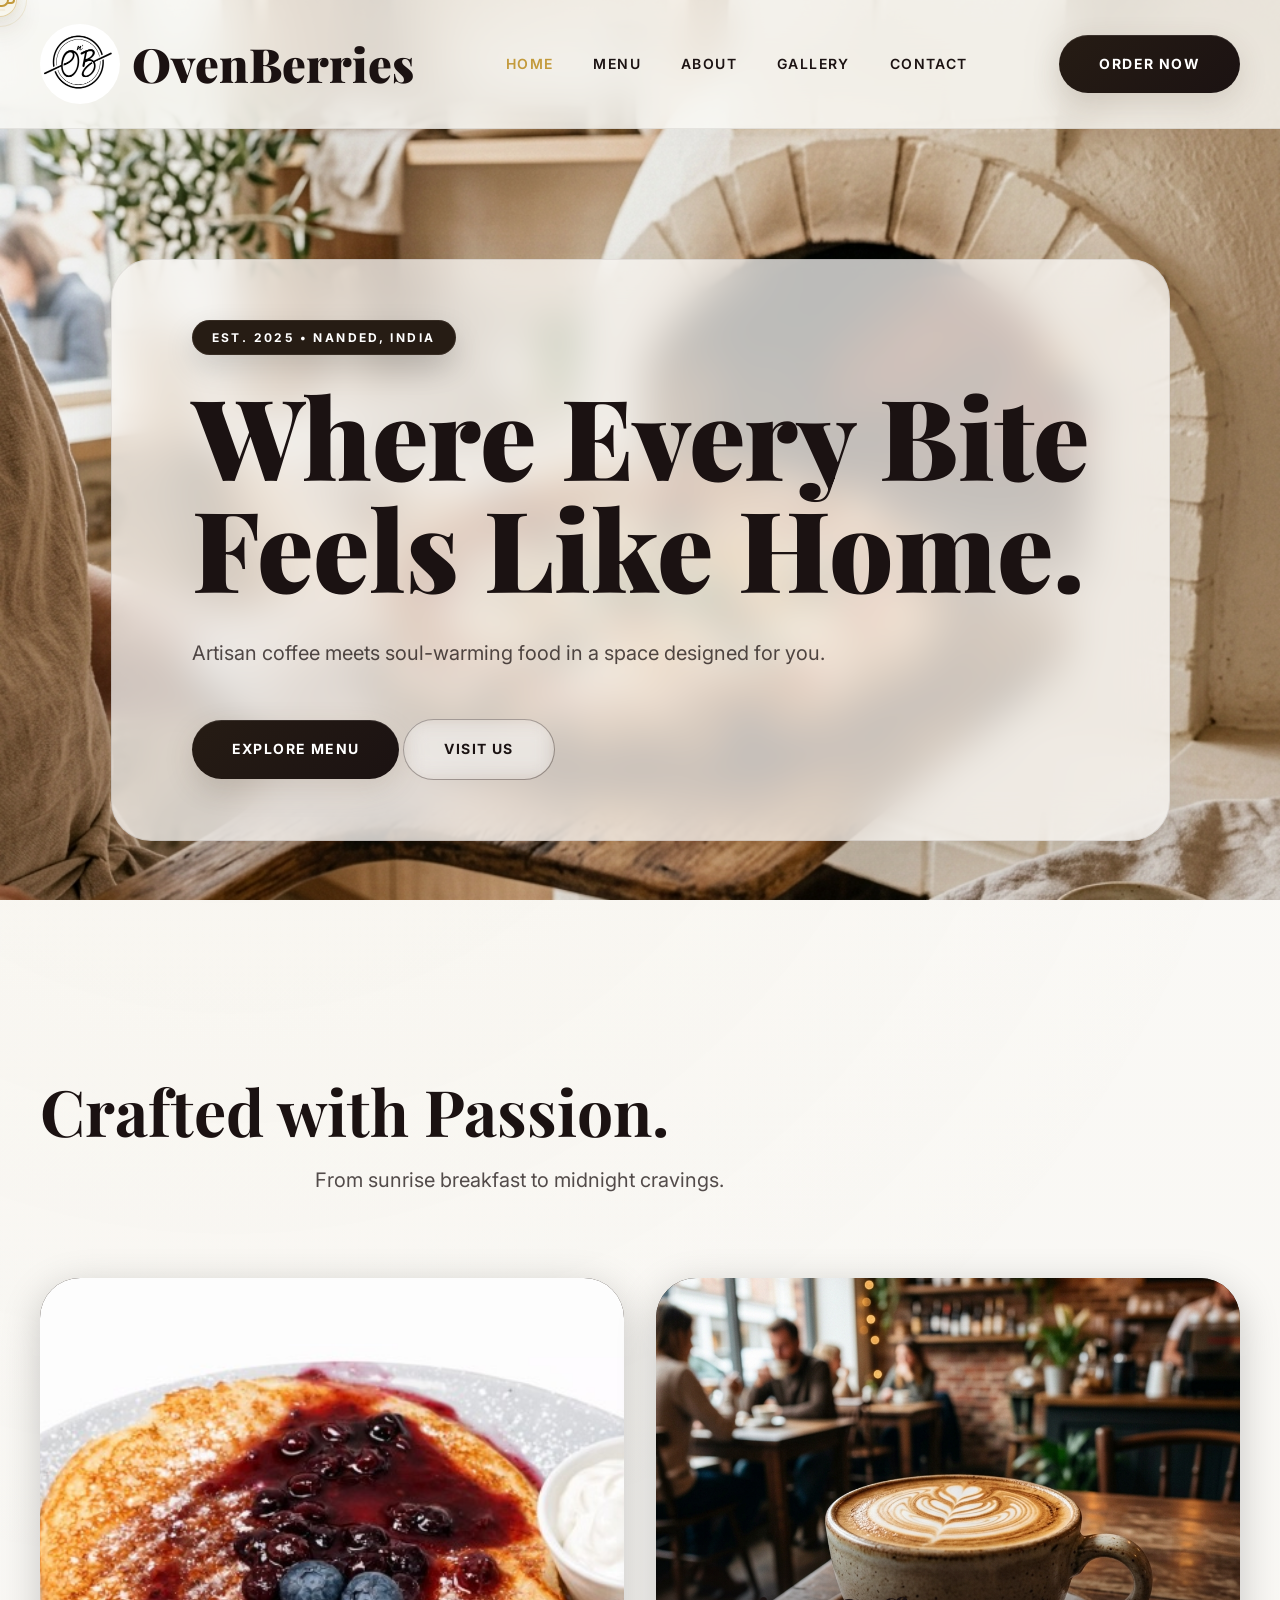
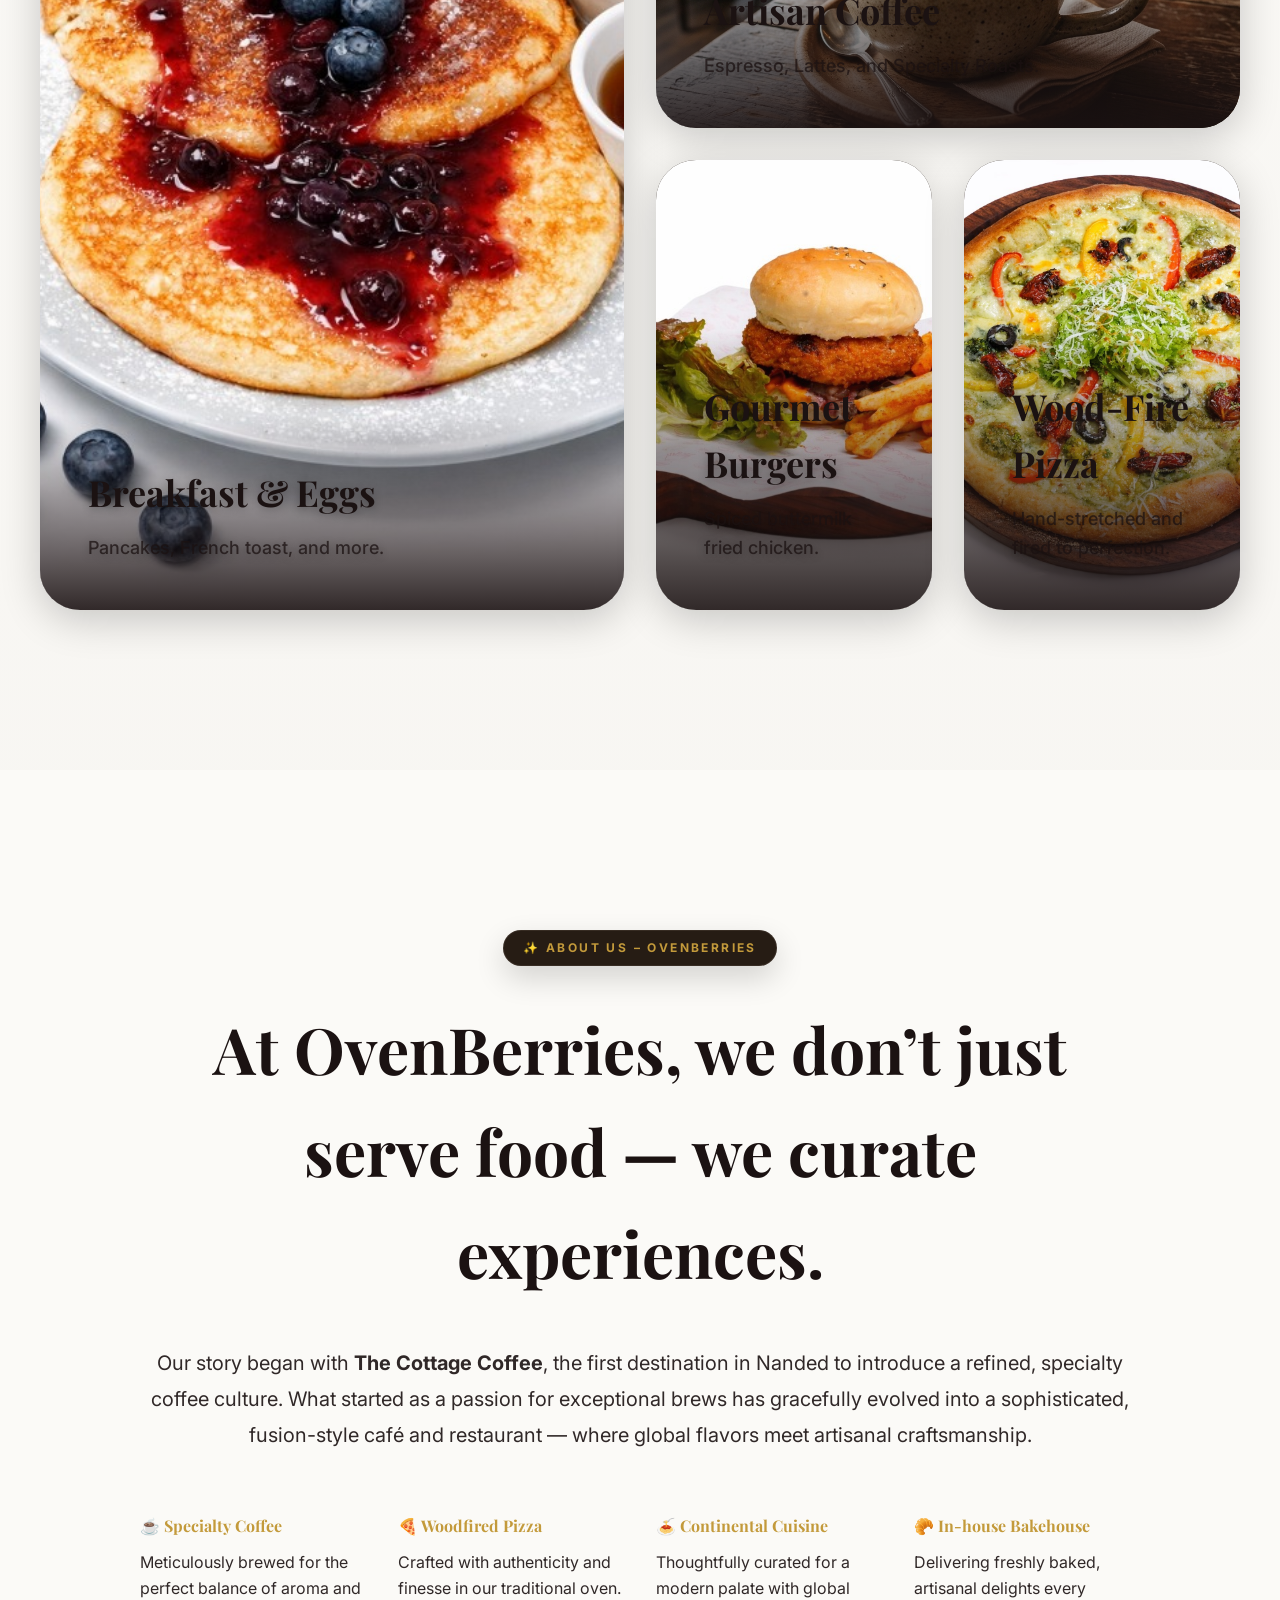
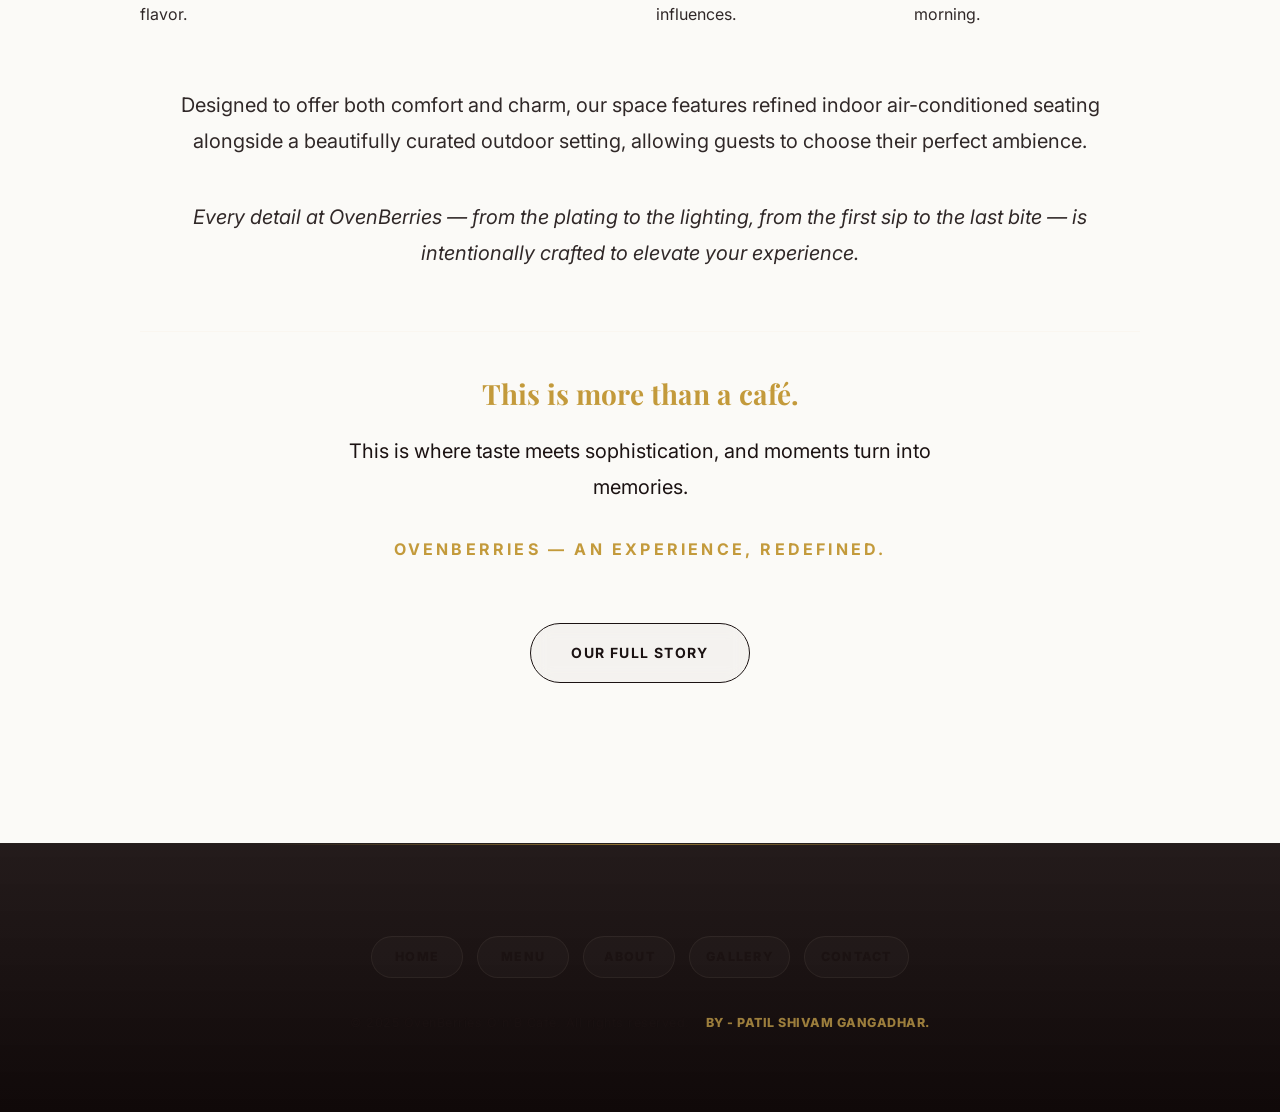
<file: Websitedev/index.html>
<!DOCTYPE html>
<html lang="en">

<head>
    <meta charset="UTF-8" />
    <meta name="viewport" content="width=device-width, initial-scale=1.0" />
    <title>OvenBerries – O'n'B Café | Boutique Coffee Experience</title>
    <meta name="description"
        content="OvenBerries O'n'B Café – A premium boutique roastery in Nanded. Artisan coffee, handcrafted pizzas, and soul-warming breakfast." />
    <!-- Favicon and SEO Image -->
    <link rel="icon" type="image/jpeg" href="images/logo.jpg" />
    <link rel="apple-touch-icon" href="images/logo.jpg" />
    <meta property="og:image" content="https://ovenberries.in/images/logo.jpg" />
    <script type="application/ld+json">
        {
            "@context": "https://schema.org",
            "@type": "CafeOrCoffeeShop",
            "name": "OvenBerries O'n'B Café",
            "image": "https://ovenberries.in/images/logo.jpg",
            "url": "https://ovenberries.in/",
            "telephone": "+91 73783 73355",
            "email": "Ovenberries@gmail.com",
            "address": {
                "@type": "PostalAddress",
                "addressLocality": "Nanded",
                "addressRegion": "Maharashtra",
                "addressCountry": "IN"
            },
            "servesCuisine": ["Coffee", "Bakery", "Wood-fired Pizza", "Continental", "Breakfast"],
            "openingHours": "Mo-Su 13:00-23:00"
        }
    </script>
    <link rel="stylesheet" href="css/style.css?v=20260603-cursor2" />
    <link rel="stylesheet" href="https://cdnjs.cloudflare.com/ajax/libs/font-awesome/6.0.0/css/all.min.css" />
</head>

<body>

    <!-- ══ Navbar ══════════════════════════ -->
    <nav id="navbar">
        <div class="container nav-inner">
            <button class="mobile-nav-toggle" id="navToggle" type="button" aria-label="Open navigation menu"
                aria-controls="mobileMenu" aria-expanded="false">
                <span></span>
                <span></span>
                <span></span>
            </button>

            <a href="index.html" class="nav-logo">
                <img src="images/logo.jpg" alt="O'n'B Café Logo" />
                <span>OvenBerries</span>
            </a>

            <ul class="nav-links">
                <li><a href="index.html" class="active">Home</a></li>
                <li><a href="menu.html">Menu</a></li>
                <li><a href="about.html">About</a></li>
                <li><a href="gallery.html">Gallery</a></li>
                <li><a href="contact.html">Contact</a></li>
            </ul>

            <div class="nav-actions">
                <a href="menu.html" class="btn btn-primary js-order-trigger">Order Now</a>
            </div>
        </div>
    </nav>

    <!-- ══ Mobile Menu Overlay ══════════════ -->
    <div class="mobile-menu" id="mobileMenu">
        <ul class="mobile-nav-links">
            <li><a href="index.html" class="active">Home</a></li>
            <li><a href="menu.html">Menu</a></li>
            <li><a href="about.html">About</a></li>
            <li><a href="gallery.html">Gallery</a></li>
            <li><a href="contact.html">Contact</a></li>
        </ul>
    </div>

    <!-- ══ Hero Section ═════════════════════ -->
    <section class="hero" style="background: none;">
        <div
            style="position: absolute; top: 0; left: 0; width: 100%; height: 100%; z-index: 0; background-image: url('images/artistic_pizza_hero.png'); background-size: cover; background-position: center; filter: brightness(0.95);">
        </div>
        <div class="container hero-content">
            <div
                style="display: inline-block; padding: 60px 80px; background: rgba(251, 250, 247, 0.75); backdrop-filter: blur(20px); border-radius: var(--radius-xl); border: 1px solid var(--glass-border); box-shadow: 0 20px 50px rgba(75, 54, 33, 0.12);">
                <div class="hero-tag reveal">Est. 2025 • Nanded, India</div>
                <h1 class="h-xl reveal">Where Every Bite<br />Feels Like Home.</h1>
                <p class="p-lg reveal" style="margin-bottom: 48px;">Artisan coffee meets
                    soul-warming food in a space designed for you.</p>
                <div class="hero-cta reveal">
                    <a href="menu.html" class="btn btn-primary">Explore Menu</a>
                    <a href="contact.html" class="btn btn-outline">Visit Us</a>
                </div>
            </div>
        </div>
    </section>

    <!-- ══ Bento Categories ═════════════════ -->
    <section class="section-v">
        <div class="container">
            <div class="text-center reveal" style="margin-bottom: 80px;">
                <h2 class="h-lg">Crafted with Passion.</h2>
                <p class="p-lg" style="margin: 0 auto;">From sunrise breakfast to midnight cravings.</p>
            </div>

            <div class="bento-grid">
                <a href="menu.html#breakfast" class="bento-item bento-1 reveal">
                    <img src="images/real-pancakes.jpg" alt="Pancakes" />
                    <div class="bento-content">
                        <h3 class="h-md">Breakfast & Eggs</h3>
                        <p class="p-sm">Pancakes, French toast, and more.</p>
                    </div>
                </a>

                <a href="menu.html#beverages" class="bento-item bento-2 reveal">
                    <img src="images/cappuccino.png" alt="Cappuccino" />
                    <div class="bento-content">
                        <h3 class="h-md">Artisan Coffee</h3>
                        <p class="p-sm">Espresso, Lattes, and Specialty Roasts.</p>
                    </div>
                </a>

                <a href="menu.html#mains" class="bento-item bento-3 reveal">
                    <img src="images/real-burger.jpg" alt="Burger" />
                    <div class="bento-content">
                        <h3 class="h-md">Gourmet Burgers</h3>
                        <p class="p-sm">Spiced buttermilk fried chicken.</p>
                    </div>
                </a>

                <a href="menu.html#mains" class="bento-item bento-4 reveal">
                    <img src="images/real-pizza.png" alt="Wood-Fire Pizza" />
                    <div class="bento-content">
                        <h3 class="h-md">Wood-Fire Pizza</h3>
                        <p class="p-sm">Hand-stretched and fired to perfection.</p>
                    </div>
                </a>
            </div>
        </div>
    </section>

    <!-- ══ Featured About Section ═════════ -->
    <section class="section-v" style="background: var(--espresso); color: var(--latte);">
        <div class="container">
            <div class="reveal" style="max-width: 1000px; margin: 0 auto; text-align: center;">
                <div class="hero-tag" style="color: var(--gold); margin-bottom: 32px;">✨ About Us – OvenBerries</div>
                <h2 class="h-lg" style="margin-bottom: 40px; color: var(--latte);">At OvenBerries, we don’t just serve
                    food — we curate experiences.</h2>

                <p class="p-lg" style="margin-bottom: 40px; color: var(--latte); opacity: 0.9; max-width: 100%;">
                    Our story began with <strong>The Cottage Coffee</strong>, the first destination in Nanded to
                    introduce a refined, specialty coffee culture. What started as a passion for exceptional brews has
                    gracefully evolved into a sophisticated, fusion-style café and restaurant — where global flavors
                    meet artisanal craftsmanship.
                </p>

                <div
                    style="display: grid; grid-template-columns: repeat(auto-fit, minmax(200px, 1fr)); gap: 32px; margin: 60px 0; text-align: left;">
                    <div class="reveal">
                        <h4 style="color: var(--gold); margin-bottom: 12px; font-family: 'Playfair Display', serif;">☕
                            Specialty Coffee</h4>
                        <p style="font-size: 1rem; opacity: 0.9;">Meticulously brewed for the perfect balance of
                            aroma and flavor.</p>
                    </div>
                    <div class="reveal">
                        <h4 style="color: var(--gold); margin-bottom: 12px; font-family: 'Playfair Display', serif;">🍕
                            Woodfired Pizza</h4>
                        <p style="font-size: 1rem; opacity: 0.9;">Crafted with authenticity and finesse in our
                            traditional oven.</p>
                    </div>
                    <div class="reveal">
                        <h4 style="color: var(--gold); margin-bottom: 12px; font-family: 'Playfair Display', serif;">🍝
                            Continental Cuisine</h4>
                        <p style="font-size: 1rem; opacity: 0.9;">Thoughtfully curated for a modern palate with
                            global influences.</p>
                    </div>
                    <div class="reveal">
                        <h4 style="color: var(--gold); margin-bottom: 12px; font-family: 'Playfair Display', serif;">🥐
                            In-house Bakehouse</h4>
                        <p style="font-size: 1rem; opacity: 0.9;">Delivering freshly baked, artisanal delights every
                            morning.</p>
                    </div>
                </div>

                <p class="p-lg" style="margin-bottom: 40px; color: var(--latte); opacity: 0.9; max-width: 100%;">
                    Designed to offer both comfort and charm, our space features refined indoor air-conditioned seating
                    alongside a beautifully curated outdoor setting, allowing guests to choose their perfect ambience.
                </p>

                <p class="p-lg"
                    style="margin-bottom: 60px; color: var(--latte); opacity: 0.9; max-width: 100%; font-style: italic;">
                    Every detail at OvenBerries — from the plating to the lighting, from the first sip to the last bite
                    — is intentionally crafted to elevate your experience.
                </p>

                <div style="border-top: 1px solid rgba(245, 230, 211, 0.2); padding-top: 40px;">
                    <h3 class="h-md" style="color: var(--gold); margin-bottom: 16px;">This is more than a café.</h3>
                    <p class="p-lg" style="color: var(--latte); margin: 0 auto;">This is where taste meets
                        sophistication, and moments turn into memories.</p>
                    <p
                        style="margin-top: 32px; font-weight: 700; letter-spacing: 0.2em; text-transform: uppercase; color: var(--gold);">
                        OvenBerries — an experience, redefined.</p>
                </div>

                <div style="margin-top: 60px;">
                    <a href="about.html" class="btn btn-outline"
                        style="border-color: var(--latte); color: var(--latte);">Our Full Story</a>
                </div>
            </div>
        </div>
    </section>

    <!-- ══ Footer ═══════════════════════════ -->
    <footer>
        <div class="container">
            <div class="footer-links">
                <a href="index.html">Home</a>
                <a href="menu.html">Menu</a>
                <a href="about.html">About</a>
                <a href="gallery.html">Gallery</a>
                <a href="contact.html">Contact</a>
            </div>
            <p class="copyright">
                <span>© 2025 OvenBerries O'n'B Café. All rights reserved.</span>
                <span class="footer-credit">By - PATIL SHIVAM GANGADHAR.</span>
            </p>
        </div>
    </footer>

    <!-- ══ Modal Popup ══════════════════════════ -->
    <div class="modal-overlay" id="orderModal" role="dialog" aria-modal="true" aria-labelledby="orderModalTitle"
        aria-hidden="true">
        <div class="modal-content">
            <button class="modal-close" id="closeModal" type="button" aria-label="Close order options">&times;</button>
            <div class="hero-tag">✦ Order Online ✦</div>
            <h2 class="h-md" id="orderModalTitle" style="margin-bottom: 16px;">Choose Your Platform</h2>
            <p class="p-sm" style="margin-bottom: 32px;">Order from your favorite delivery partner.</p>

            <div class="order-options">
                <a href="https://link.zomato.com/xqzv/rshare?id=65791399305630b8" target="_blank" rel="noopener"
                    class="order-card" aria-label="Order OvenBerries through Zomato">
                    <i class="fas fa-motorcycle"></i>
                    <div class="order-card-text">
                        <div class="order-card-title">Order via</div>
                        <div class="order-card-value">Zomato</div>
                    </div>
                </a>
                <a href="https://wa.me/917378373355?text=Hi%20OvenBerries%2C%20I%20would%20like%20to%20place%20an%20order."
                    target="_blank" rel="noopener" class="order-card" aria-label="Order OvenBerries on WhatsApp">
                    <i class="fab fa-whatsapp"></i>
                    <div class="order-card-text">
                        <div class="order-card-title">Chat on</div>
                        <div class="order-card-value">WhatsApp</div>
                    </div>
                </a>
                <a href="tel:+917378373355" class="order-card">
                    <i class="fas fa-phone-alt"></i>
                    <div class="order-card-text">
                        <div class="order-card-title">Ring Us On</div>
                        <div class="order-card-value">+91 73783 73355</div>
                    </div>
                </a>
                <a href="https://www.google.com/maps/search/?api=1&query=OvenBerries%20Nanded" target="_blank"
                    rel="noopener" class="order-card" aria-label="Get directions to OvenBerries">
                    <i class="fas fa-location-dot"></i>
                    <div class="order-card-text">
                        <div class="order-card-title">Find us on</div>
                        <div class="order-card-value">Google Maps</div>
                    </div>
                </a>
            </div>
        </div>
    </div>

    <script src="js/main.js?v=20260603-cursor2"></script>
</body>

</html>
</file>
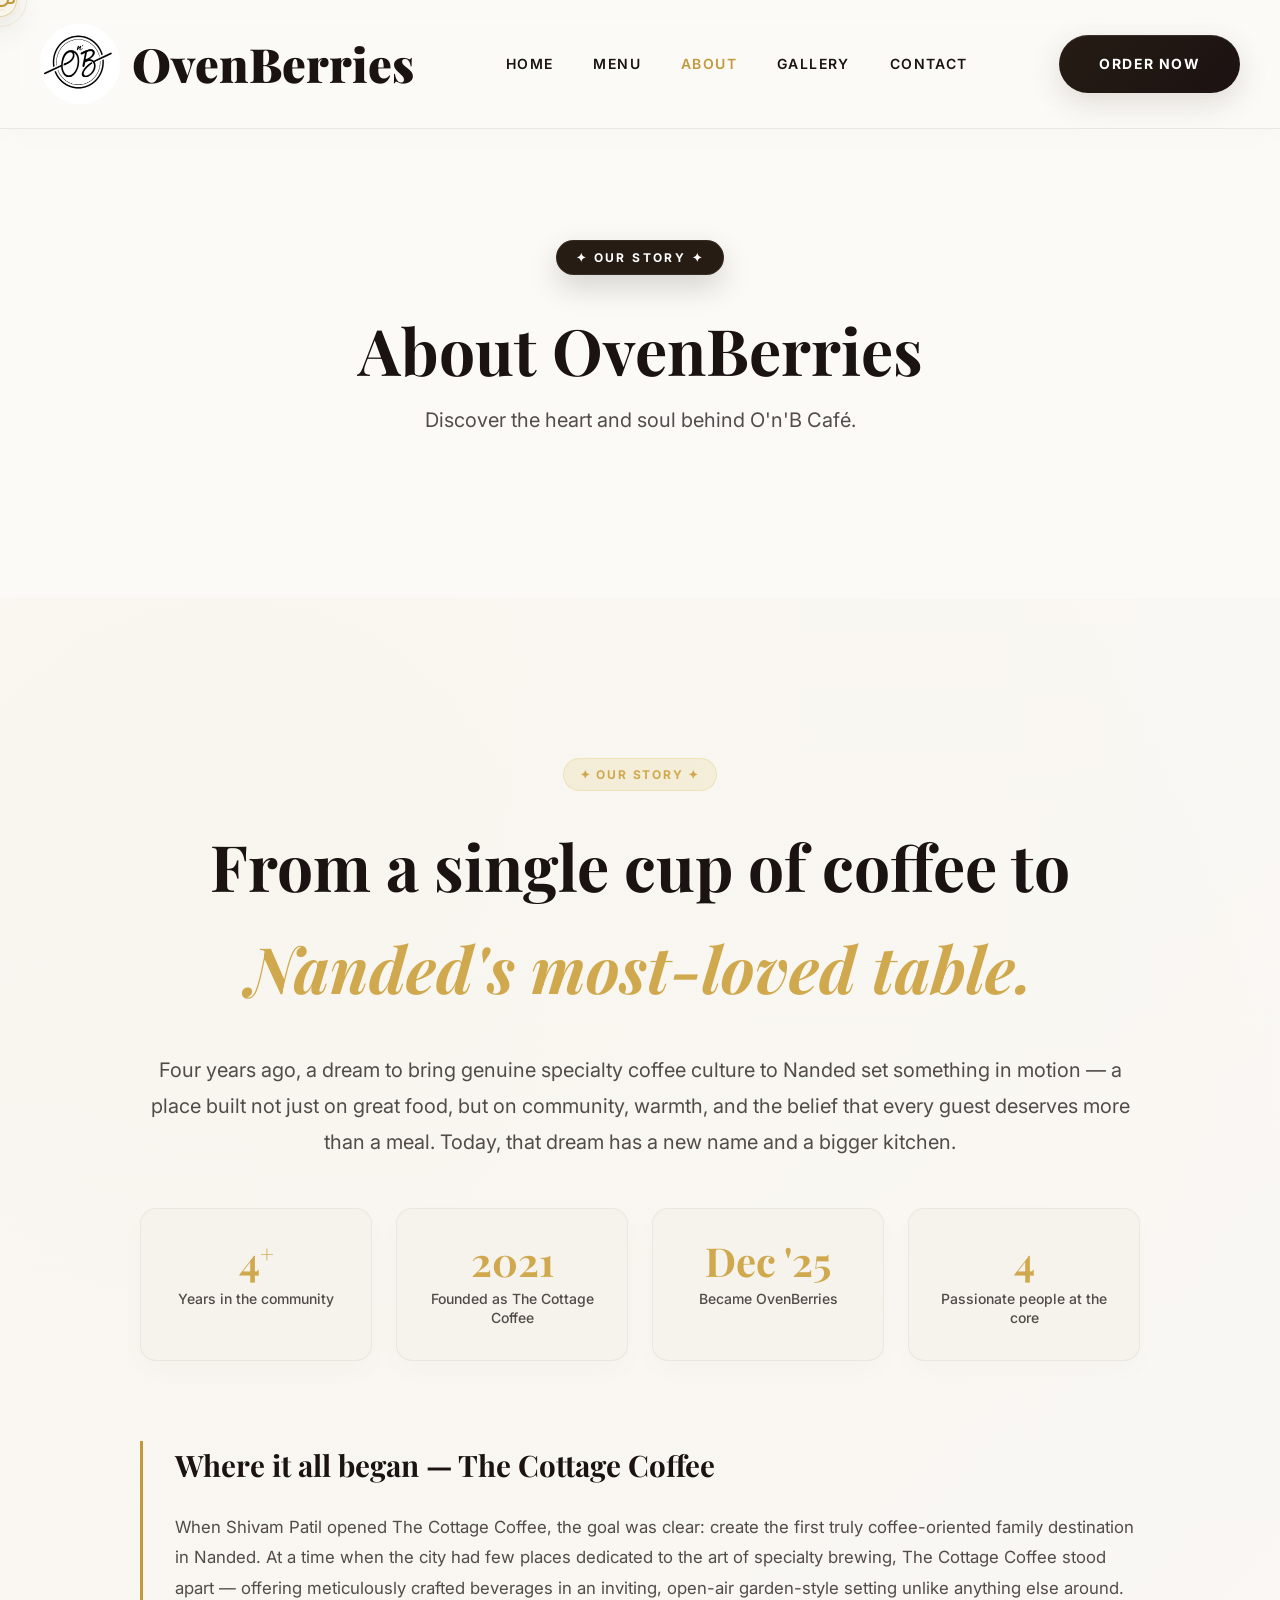
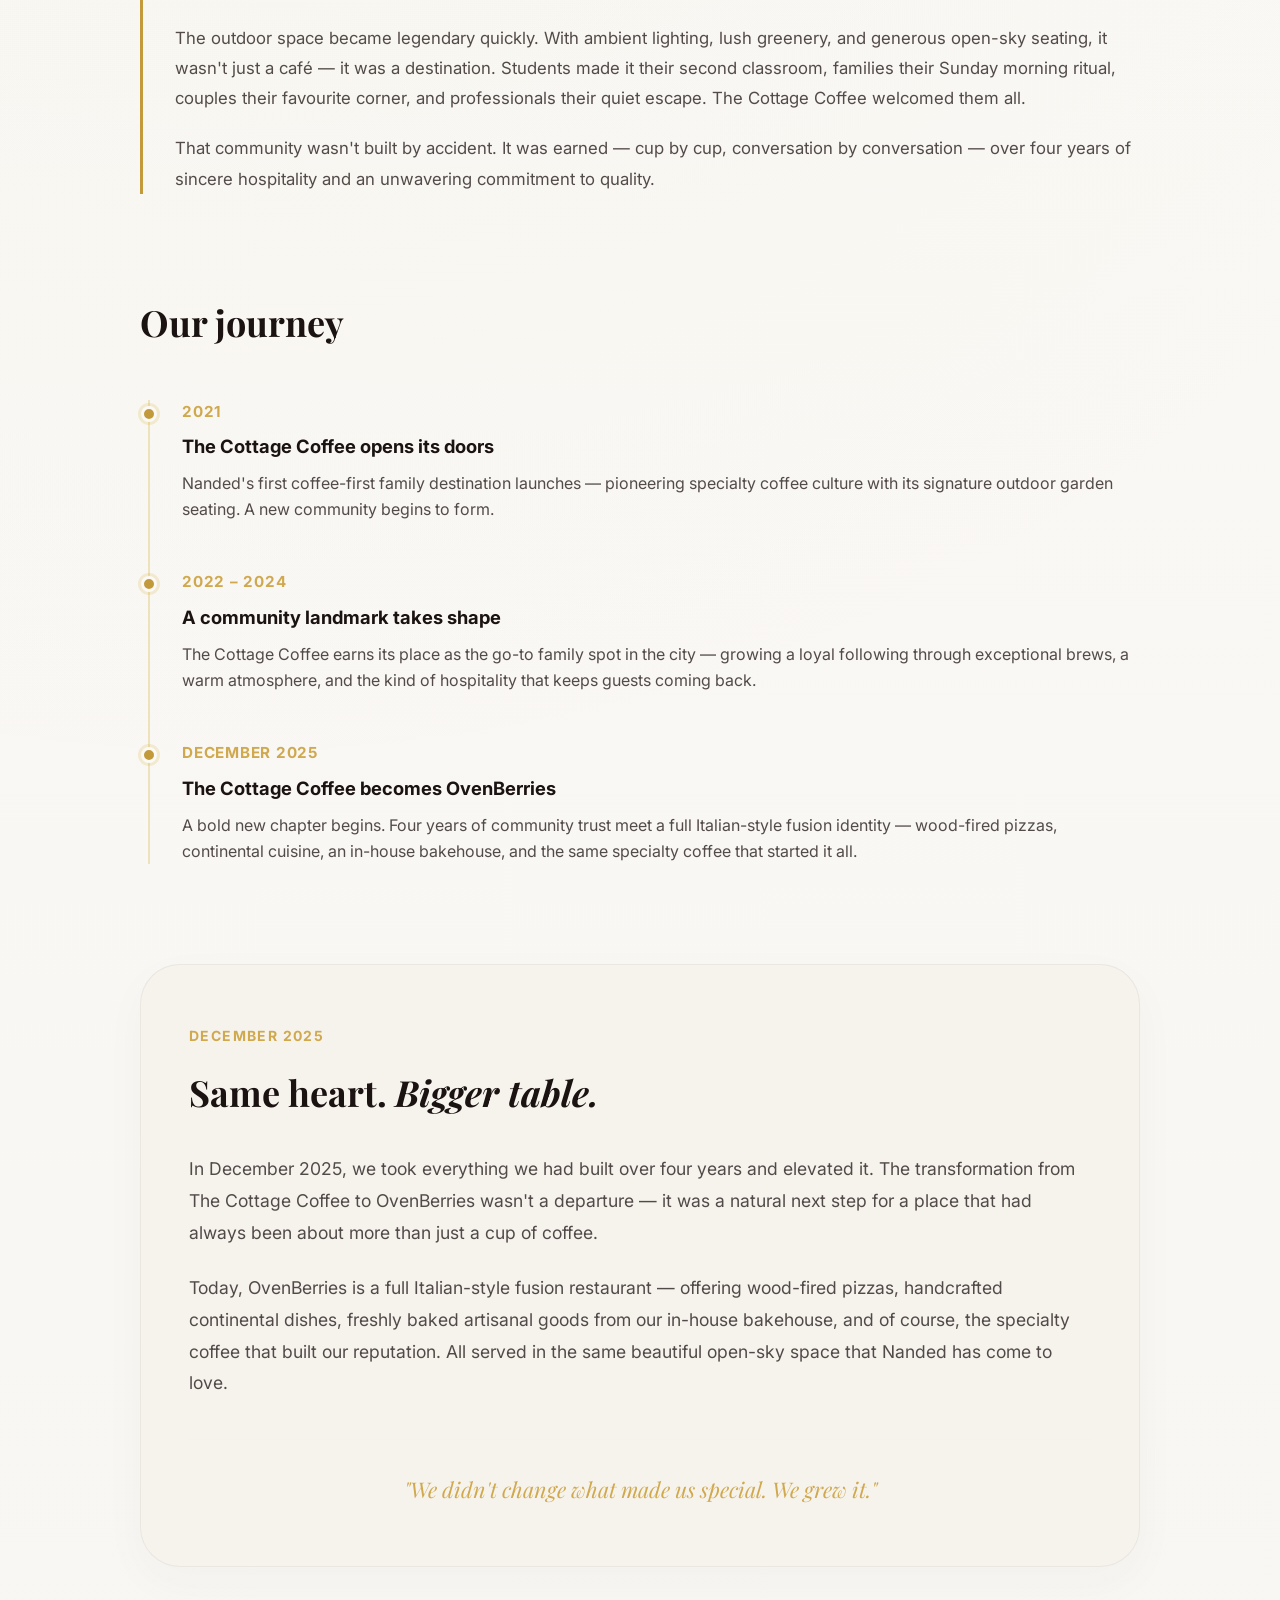
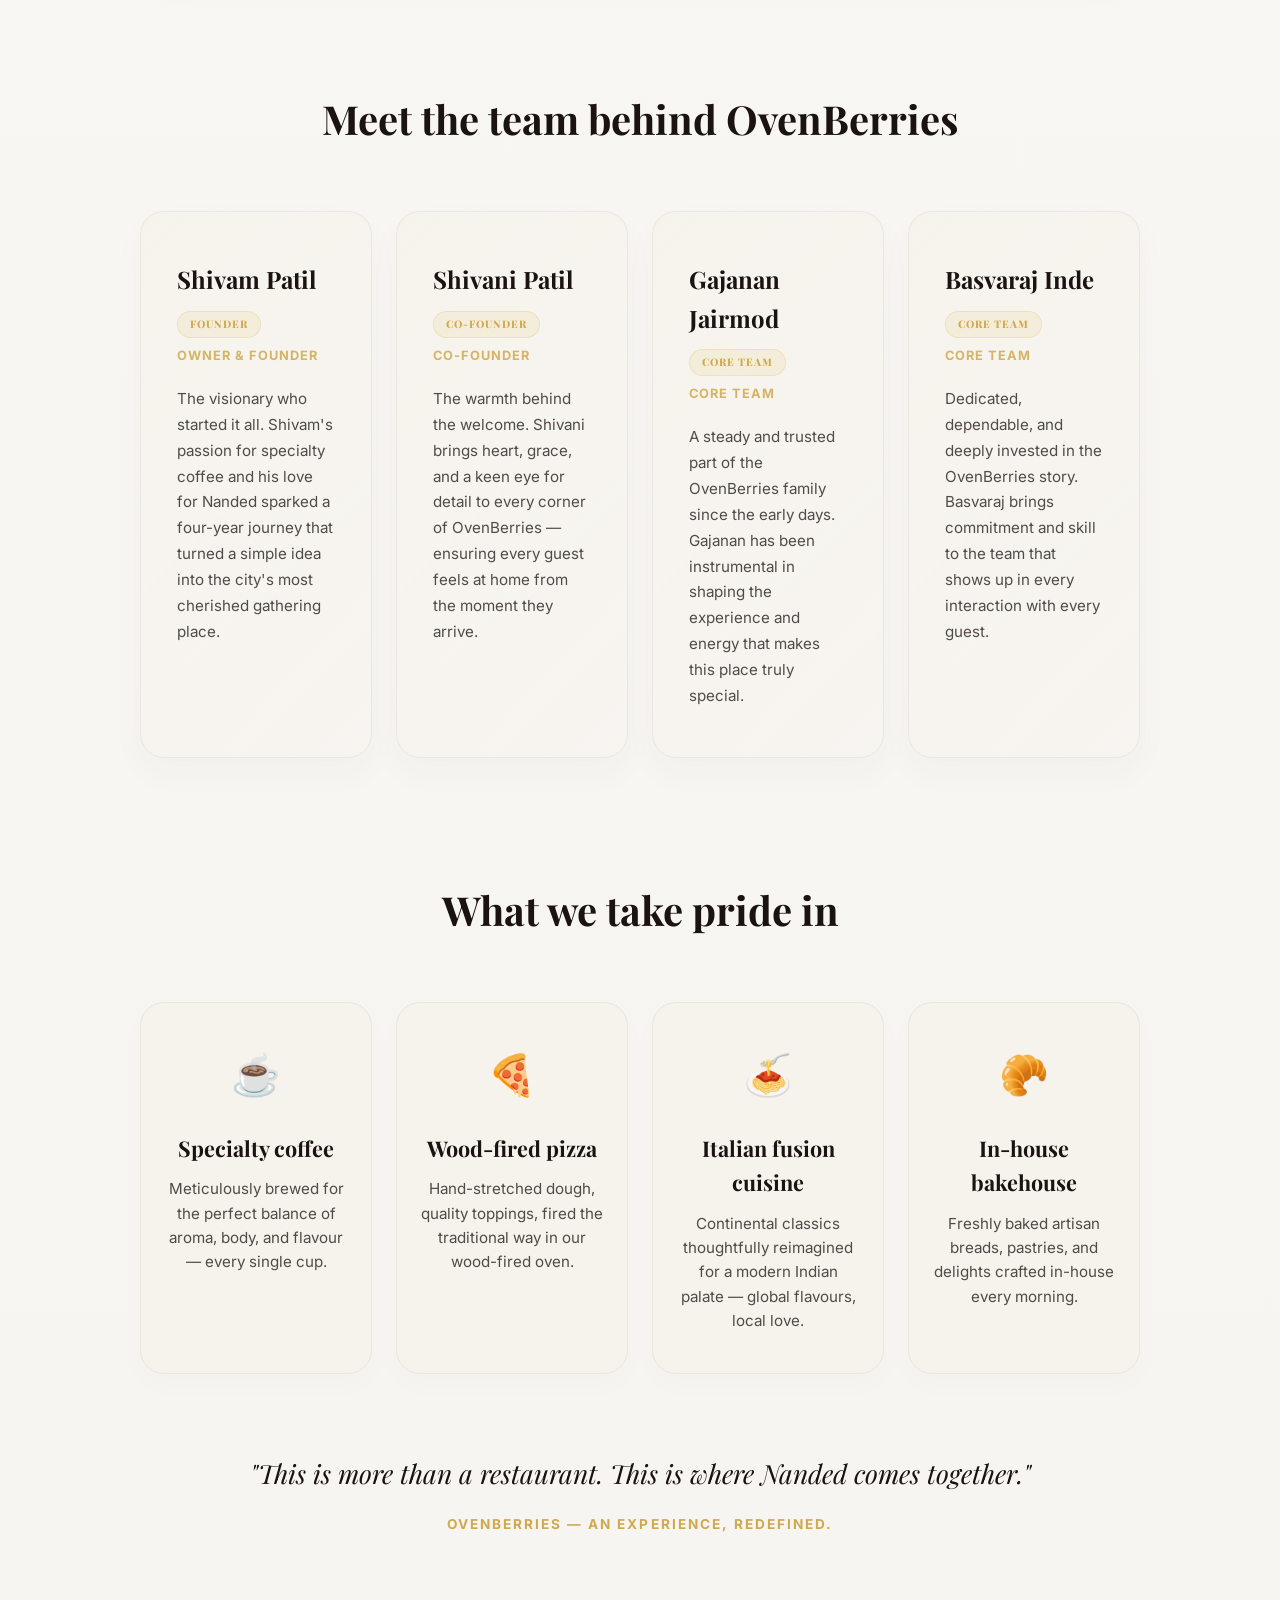
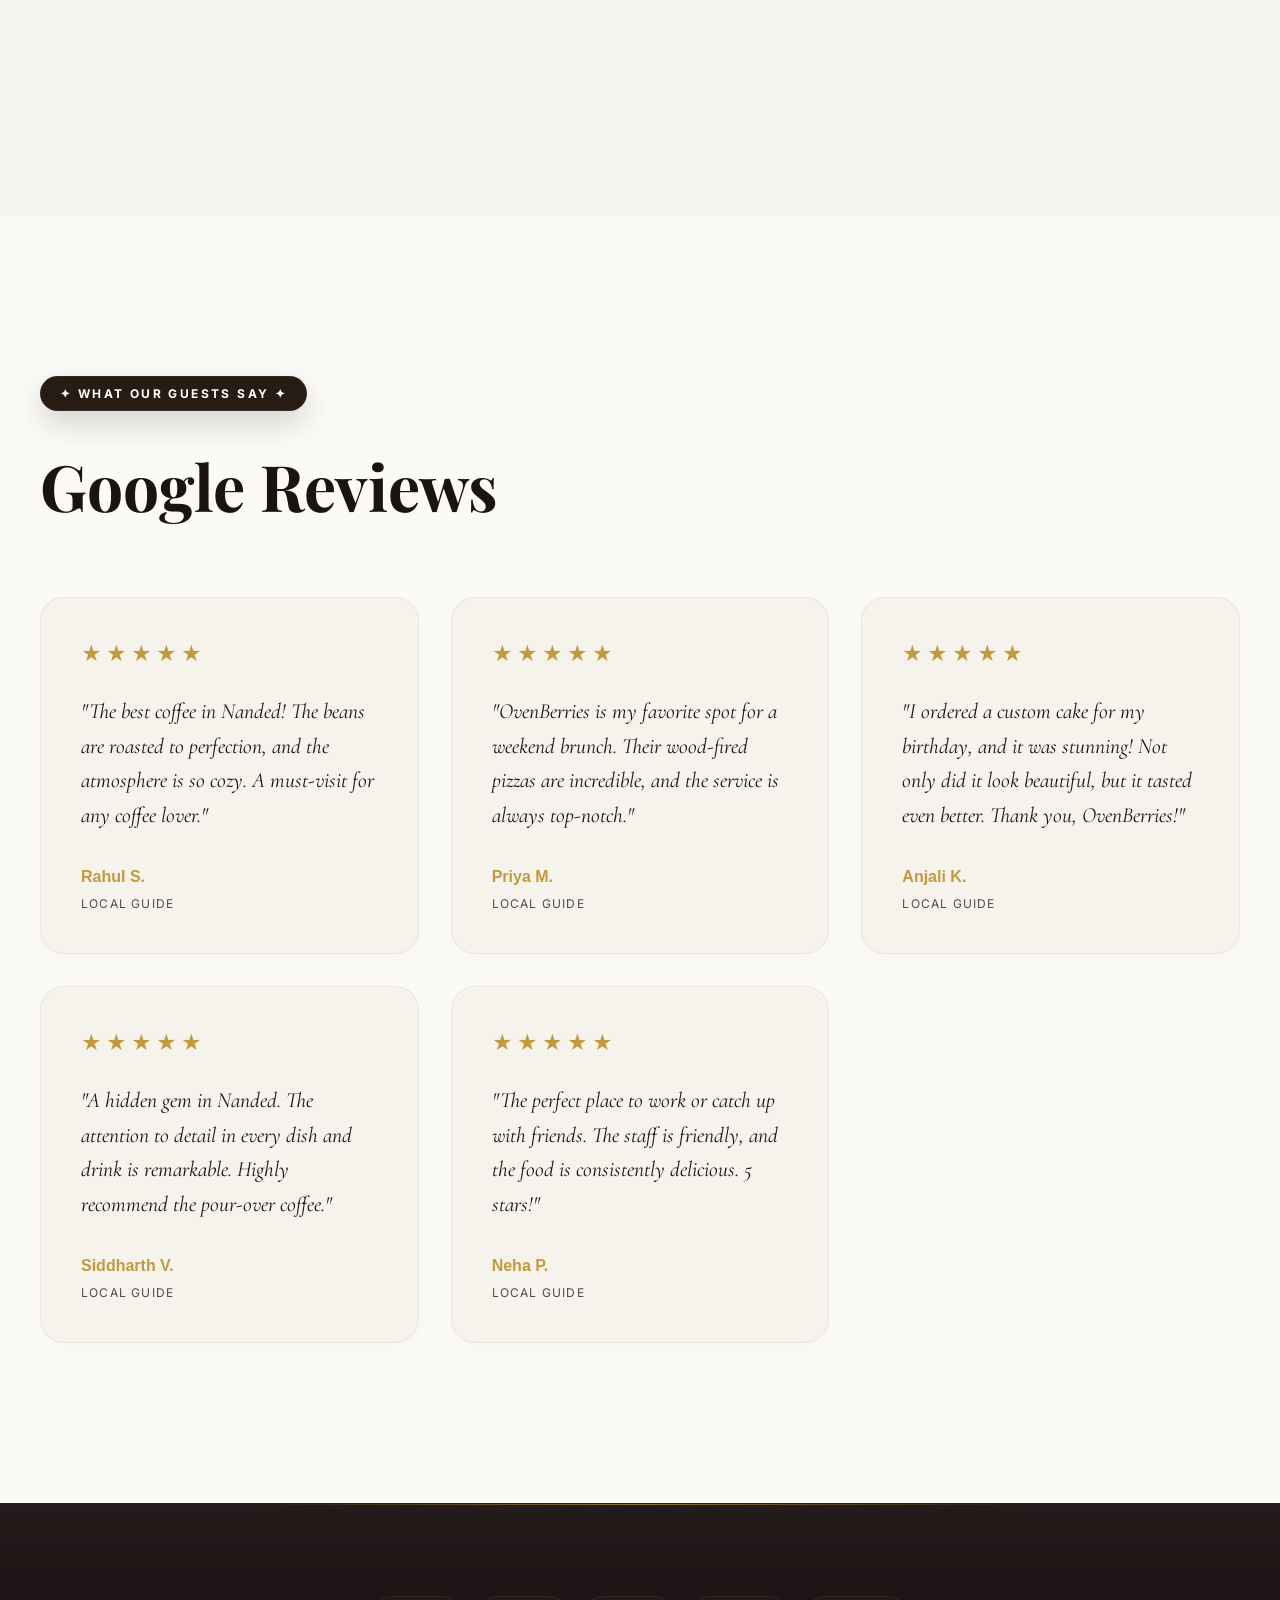
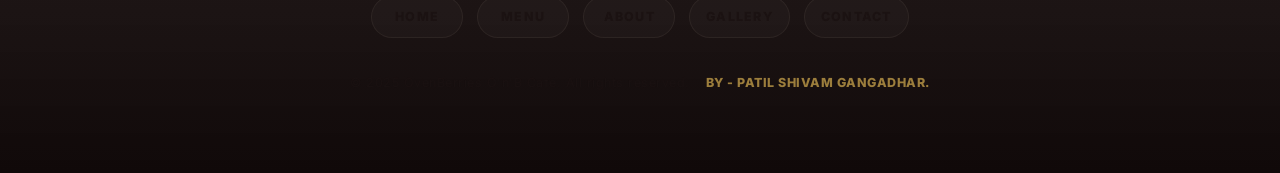
<file: Websitedev/about.html>
<!DOCTYPE html>
<html lang="en">

<head>
    <meta charset="UTF-8" />
    <meta name="viewport" content="width=device-width, initial-scale=1.0" />
    <title>About Us | OvenBerries – O'n'B Café</title>
    <meta name="description"
        content="Learn about the story of OvenBerries O'n'B Café - our passion for fresh ingredients and cozy café vibes in Nanded." />
    <!-- Favicon and SEO Image -->
    <link rel="icon" type="image/jpeg" href="images/logo.jpg" />
    <link rel="apple-touch-icon" href="images/logo.jpg" />
    <meta property="og:image" content="https://ovenberries.in/images/logo.jpg" />
    <link rel="stylesheet" href="css/style.css?v=20260603-cursor2" />
    <link rel="stylesheet" href="https://cdnjs.cloudflare.com/ajax/libs/font-awesome/6.0.0/css/all.min.css" />
</head>

<body>

    <!-- ══ Navbar ══════════════════════════ -->
    <nav id="navbar" class="scrolled">
        <div class="container nav-inner">
            <button class="mobile-nav-toggle" id="navToggle" type="button" aria-label="Open navigation menu"
                aria-controls="mobileMenu" aria-expanded="false">
                <span></span>
                <span></span>
                <span></span>
            </button>

            <a href="index.html" class="nav-logo">
                <img src="images/logo.jpg" alt="O'n'B Café Logo" />
                <span>OvenBerries</span>
            </a>

            <ul class="nav-links">
                <li><a href="index.html">Home</a></li>
                <li><a href="menu.html">Menu</a></li>
                <li><a href="about.html" class="active">About</a></li>
                <li><a href="gallery.html">Gallery</a></li>
                <li><a href="contact.html">Contact</a></li>
            </ul>

            <div class="nav-actions">
                <a href="menu.html" class="btn btn-primary js-order-trigger">Order Now</a>
            </div>
        </div>
    </nav>

    <!-- ══ Mobile Menu Overlay ══════════════ -->
    <div class="mobile-menu" id="mobileMenu">
        <ul class="mobile-nav-links">
            <li><a href="index.html">Home</a></li>
            <li><a href="menu.html">Menu</a></li>
            <li><a href="about.html" class="active">About</a></li>
            <li><a href="gallery.html">Gallery</a></li>
            <li><a href="contact.html">Contact</a></li>
        </ul>
    </div>

    <!-- ══ Page Hero ═══════════════════════ -->
    <section class="section-v" style="padding-top: 240px; text-align: center; background: var(--espresso);">
        <div class="container">
            <div class="hero-tag reveal">✦ Our Story ✦</div>
            <h1 class="h-lg reveal">About OvenBerries</h1>
            <p class="p-lg reveal" style="margin: 0 auto;">Discover the heart and soul behind O'n'B Café.</p>
        </div>
    </section>

    <!-- ══ About Story ═════════════════════ -->
    <section class="section-v">
        <div class="container">
            <div style="max-width: 1000px; margin: 0 auto; text-align: center;">
                <div class="reveal">
                    <span class="about-tag">✦ Our story ✦</span>
                    <h2 class="h-lg" style="margin-bottom: 32px;">From a single cup of coffee to <span class="italic-gold">Nanded's most-loved table.</span></h2>

                    <p class="p-lg" style="margin: 0 auto 40px; max-width: 100%;">
                        Four years ago, a dream to bring genuine specialty coffee culture to Nanded set something in motion — a place built not just on great food, but on community, warmth, and the belief that every guest deserves more than a meal. Today, that dream has a new name and a bigger kitchen.
                    </p>
                </div>

                <!-- Stats Grid -->
                <div class="about-stats-grid reveal">
                    <div class="about-stat-card">
                        <div class="about-stat-number">4<sup>+</sup></div>
                        <div class="about-stat-label">Years in the community</div>
                    </div>
                    <div class="about-stat-card">
                        <div class="about-stat-number">2021</div>
                        <div class="about-stat-label">Founded as The Cottage Coffee</div>
                    </div>
                    <div class="about-stat-card">
                        <div class="about-stat-number">Dec '25</div>
                        <div class="about-stat-label">Became OvenBerries</div>
                    </div>
                    <div class="about-stat-card">
                        <div class="about-stat-number">4</div>
                        <div class="about-stat-label">Passionate people at the core</div>
                    </div>
                </div>

                <!-- Where it all began -->
                <div class="about-beginning-block reveal">
                    <h3>Where it all began — The Cottage Coffee</h3>
                    <p>
                        When Shivam Patil opened The Cottage Coffee, the goal was clear: create the first truly coffee-oriented family destination in Nanded. At a time when the city had few places dedicated to the art of specialty brewing, The Cottage Coffee stood apart — offering meticulously crafted beverages in an inviting, open-air garden-style setting unlike anything else around.
                    </p>
                    <p>
                        The outdoor space became legendary quickly. With ambient lighting, lush greenery, and generous open-sky seating, it wasn't just a café — it was a destination. Students made it their second classroom, families their Sunday morning ritual, couples their favourite corner, and professionals their quiet escape. The Cottage Coffee welcomed them all.
                    </p>
                    <p>
                        That community wasn't built by accident. It was earned — cup by cup, conversation by conversation — over four years of sincere hospitality and an unwavering commitment to quality.
                    </p>
                </div>

                <!-- Our journey timeline -->
                <div class="about-journey-section reveal">
                    <h2>Our journey</h2>
                    <div class="timeline-container">
                        <div class="timeline-item">
                            <div class="timeline-dot"></div>
                            <div class="timeline-year">2021</div>
                            <div class="timeline-title">The Cottage Coffee opens its doors</div>
                            <div class="timeline-desc">
                                Nanded's first coffee-first family destination launches — pioneering specialty coffee culture with its signature outdoor garden seating. A new community begins to form.
                            </div>
                        </div>
                        <div class="timeline-item">
                            <div class="timeline-dot"></div>
                            <div class="timeline-year">2022 – 2024</div>
                            <div class="timeline-title">A community landmark takes shape</div>
                            <div class="timeline-desc">
                                The Cottage Coffee earns its place as the go-to family spot in the city — growing a loyal following through exceptional brews, a warm atmosphere, and the kind of hospitality that keeps guests coming back.
                            </div>
                        </div>
                        <div class="timeline-item">
                            <div class="timeline-dot"></div>
                            <div class="timeline-year">December 2025</div>
                            <div class="timeline-title">The Cottage Coffee becomes OvenBerries</div>
                            <div class="timeline-desc">
                                A bold new chapter begins. Four years of community trust meet a full Italian-style fusion identity — wood-fired pizzas, continental cuisine, an in-house bakehouse, and the same specialty coffee that started it all.
                            </div>
                        </div>
                    </div>
                </div>

                <!-- Highlight Box -->
                <div class="about-highlight-box reveal">
                    <div class="box-date">December 2025</div>
                    <h3>Same heart. <em>Bigger table.</em></h3>
                    <p>
                        In December 2025, we took everything we had built over four years and elevated it. The transformation from The Cottage Coffee to OvenBerries wasn't a departure — it was a natural next step for a place that had always been about more than just a cup of coffee.
                    </p>
                    <p>
                        Today, OvenBerries is a full Italian-style fusion restaurant — offering wood-fired pizzas, handcrafted continental dishes, freshly baked artisanal goods from our in-house bakehouse, and of course, the specialty coffee that built our reputation. All served in the same beautiful open-sky space that Nanded has come to love.
                    </p>
                    <div class="box-quote">
                        "We didn't change what made us special. We grew it."
                    </div>
                </div>

                <!-- Meet the team -->
                <div class="about-team-section reveal">
                    <h2>Meet the team behind OvenBerries</h2>
                    <div class="about-team-grid">
                        <div class="about-team-card">
                            <div class="team-name">
                                Shivam Patil <span class="role-badge">Founder</span>
                            </div>
                            <div class="team-role">Owner & Founder</div>
                            <div class="team-desc">
                                The visionary who started it all. Shivam's passion for specialty coffee and his love for Nanded sparked a four-year journey that turned a simple idea into the city's most cherished gathering place.
                            </div>
                        </div>
                        <div class="about-team-card">
                            <div class="team-name">
                                Shivani Patil <span class="role-badge">Co-Founder</span>
                            </div>
                            <div class="team-role">Co-Founder</div>
                            <div class="team-desc">
                                The warmth behind the welcome. Shivani brings heart, grace, and a keen eye for detail to every corner of OvenBerries — ensuring every guest feels at home from the moment they arrive.
                            </div>
                        </div>
                        <div class="about-team-card">
                            <div class="team-name">
                                Gajanan Jairmod <span class="role-badge">Core Team</span>
                            </div>
                            <div class="team-role">Core Team</div>
                            <div class="team-desc">
                                A steady and trusted part of the OvenBerries family since the early days. Gajanan has been instrumental in shaping the experience and energy that makes this place truly special.
                            </div>
                        </div>
                        <div class="about-team-card">
                            <div class="team-name">
                                Basvaraj Inde <span class="role-badge">Core Team</span>
                            </div>
                            <div class="team-role">Core Team</div>
                            <div class="team-desc">
                                Dedicated, dependable, and deeply invested in the OvenBerries story. Basvaraj brings commitment and skill to the team that shows up in every interaction with every guest.
                            </div>
                        </div>
                    </div>
                </div>

                <!-- What we take pride in -->
                <div class="about-pride-section reveal">
                    <h2>What we take pride in</h2>
                    <div class="about-pride-grid">
                        <div class="about-pride-card">
                            <span class="pride-icon">☕</span>
                            <h3 class="pride-title">Specialty coffee</h3>
                            <p class="pride-desc">
                                Meticulously brewed for the perfect balance of aroma, body, and flavour — every single cup.
                            </p>
                        </div>
                        <div class="about-pride-card">
                            <span class="pride-icon">🍕</span>
                            <h3 class="pride-title">Wood-fired pizza</h3>
                            <p class="pride-desc">
                                Hand-stretched dough, quality toppings, fired the traditional way in our wood-fired oven.
                            </p>
                        </div>
                        <div class="about-pride-card">
                            <span class="pride-icon">🍝</span>
                            <h3 class="pride-title">Italian fusion cuisine</h3>
                            <p class="pride-desc">
                                Continental classics thoughtfully reimagined for a modern Indian palate — global flavours, local love.
                            </p>
                        </div>
                        <div class="about-pride-card">
                            <span class="pride-icon">🥐</span>
                            <h3 class="pride-title">In-house bakehouse</h3>
                            <p class="pride-desc">
                                Freshly baked artisan breads, pastries, and delights crafted in-house every morning.
                            </p>
                        </div>
                    </div>
                    <div class="about-pride-quote">
                        "This is more than a restaurant. This is where Nanded comes together."
                    </div>
                    <div class="about-pride-subquote">
                        OvenBerries — an experience, redefined.
                    </div>
                </div>

            </div>
        </div>
    </section>


    <!-- ══ Testimonials Section ══════════════ -->
    <section class="section-v" style="background: var(--espresso);">
        <div class="container">
            <div class="hero-tag reveal">✦ What Our Guests Say ✦</div>
            <h2 class="h-lg reveal" style="margin-bottom: 60px;">Google Reviews</h2>

            <div class="testimonials-grid">
                <!-- Review 1 -->
                <div class="testimonial-card reveal">
                    <div class="stars">★★★★★</div>
                    <p class="testimonial-text">"The best coffee in Nanded! The beans are roasted to perfection, and the
                        atmosphere is so cozy. A must-visit for any coffee lover."</p>
                    <div class="testimonial-author">
                        <span class="author-name">Rahul S.</span>
                        <span class="author-status">Local Guide</span>
                    </div>
                </div>

                <!-- Review 2 -->
                <div class="testimonial-card reveal">
                    <div class="stars">★★★★★</div>
                    <p class="testimonial-text">"OvenBerries is my favorite spot for a weekend brunch. Their wood-fired
                        pizzas are incredible, and the service is always top-notch."</p>
                    <div class="testimonial-author">
                        <span class="author-name">Priya M.</span>
                        <span class="author-status">Local Guide</span>
                    </div>
                </div>

                <!-- Review 3 -->
                <div class="testimonial-card reveal">
                    <div class="stars">★★★★★</div>
                    <p class="testimonial-text">"I ordered a custom cake for my birthday, and it was stunning! Not only
                        did it look beautiful, but it tasted even better. Thank you, OvenBerries!"</p>
                    <div class="testimonial-author">
                        <span class="author-name">Anjali K.</span>
                        <span class="author-status">Local Guide</span>
                    </div>
                </div>

                <!-- Review 4 -->
                <div class="testimonial-card reveal">
                    <div class="stars">★★★★★</div>
                    <p class="testimonial-text">"A hidden gem in Nanded. The attention to detail in every dish and drink
                        is remarkable. Highly recommend the pour-over coffee."</p>
                    <div class="testimonial-author">
                        <span class="author-name">Siddharth V.</span>
                        <span class="author-status">Local Guide</span>
                    </div>
                </div>

                <!-- Review 5 -->
                <div class="testimonial-card reveal">
                    <div class="stars">★★★★★</div>
                    <p class="testimonial-text">"The perfect place to work or catch up with friends. The staff is
                        friendly, and the food is consistently delicious. 5 stars!"</p>
                    <div class="testimonial-author">
                        <span class="author-name">Neha P.</span>
                        <span class="author-status">Local Guide</span>
                    </div>
                </div>
            </div>
        </div>
    </section>

    <!-- ══ Footer ═══════════════════════════ -->
    <footer>
        <div class="container">
            <div class="footer-links">
                <a href="index.html">Home</a>
                <a href="menu.html">Menu</a>
                <a href="about.html">About</a>
                <a href="gallery.html">Gallery</a>
                <a href="contact.html">Contact</a>
            </div>
            <p class="copyright">
                <span>© 2025 OvenBerries O'n'B Café. All rights reserved.</span>
                <span class="footer-credit">By - PATIL SHIVAM GANGADHAR.</span>
            </p>
        </div>
    </footer>

    <!-- ══ Modal Popup ══════════════════════════ -->
    <div class="modal-overlay" id="orderModal" role="dialog" aria-modal="true" aria-labelledby="orderModalTitle"
        aria-hidden="true">
        <div class="modal-content">
            <button class="modal-close" id="closeModal" type="button" aria-label="Close order options">&times;</button>
            <div class="hero-tag">✦ Order Online ✦</div>
            <h2 class="h-md" id="orderModalTitle" style="margin-bottom: 16px;">Choose Your Platform</h2>
            <p class="p-sm" style="margin-bottom: 32px;">Order from your favorite delivery partner.</p>

            <div class="order-options">
                <a href="https://link.zomato.com/xqzv/rshare?id=65791399305630b8" target="_blank" rel="noopener"
                    class="order-card" aria-label="Order OvenBerries through Zomato">
                    <i class="fas fa-motorcycle"></i>
                    <div class="order-card-text">
                        <div class="order-card-title">Order via</div>
                        <div class="order-card-value">Zomato</div>
                    </div>
                </a>
                <a href="https://wa.me/917378373355?text=Hi%20OvenBerries%2C%20I%20would%20like%20to%20place%20an%20order."
                    target="_blank" rel="noopener" class="order-card" aria-label="Order OvenBerries on WhatsApp">
                    <i class="fab fa-whatsapp"></i>
                    <div class="order-card-text">
                        <div class="order-card-title">Chat on</div>
                        <div class="order-card-value">WhatsApp</div>
                    </div>
                </a>
                <a href="tel:+917378373355" class="order-card">
                    <i class="fas fa-phone-alt"></i>
                    <div class="order-card-text">
                        <div class="order-card-title">Ring Us On</div>
                        <div class="order-card-value">+91 73783 73355</div>
                    </div>
                </a>
                <a href="https://www.google.com/maps/search/?api=1&query=OvenBerries%20Nanded" target="_blank"
                    rel="noopener" class="order-card" aria-label="Get directions to OvenBerries">
                    <i class="fas fa-location-dot"></i>
                    <div class="order-card-text">
                        <div class="order-card-title">Find us on</div>
                        <div class="order-card-value">Google Maps</div>
                    </div>
                </a>
            </div>
        </div>
    </div>

    <script src="js/main.js?v=20260603-cursor2"></script>
</body>

</html>
</file>
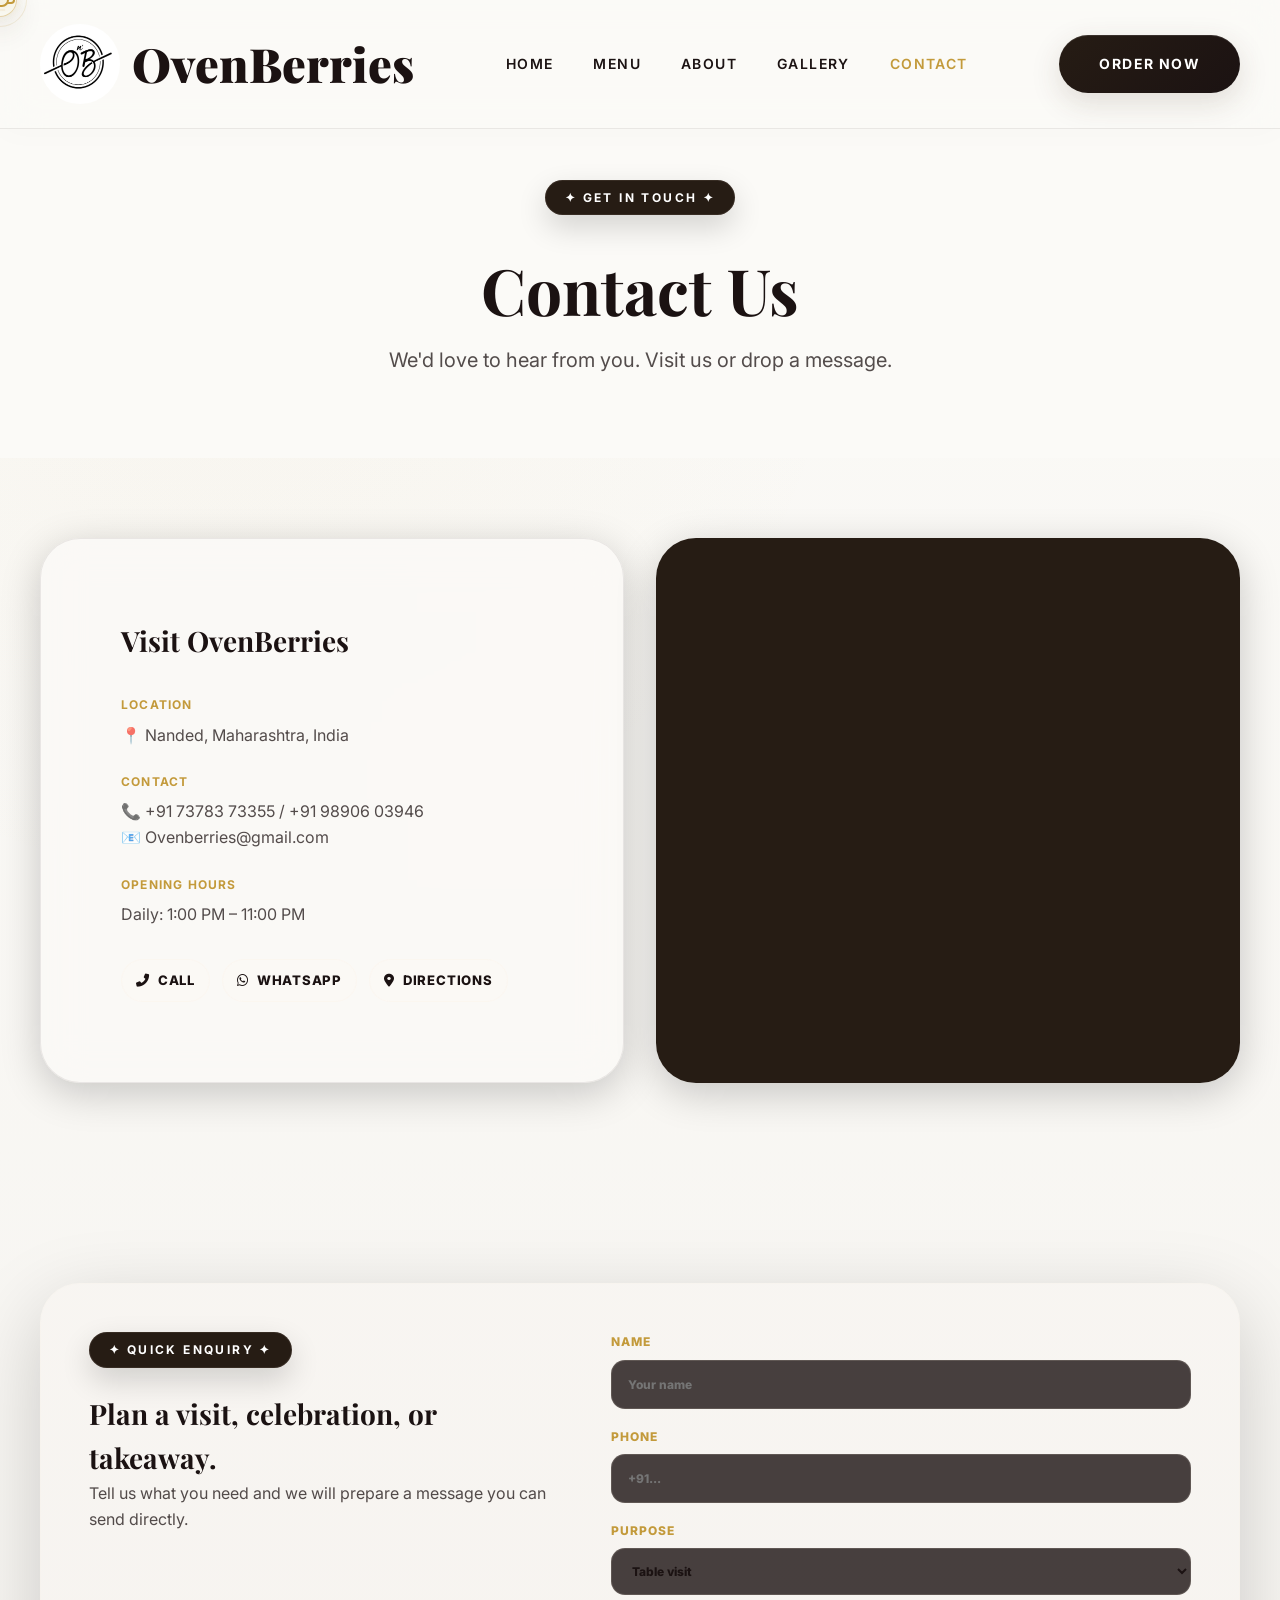
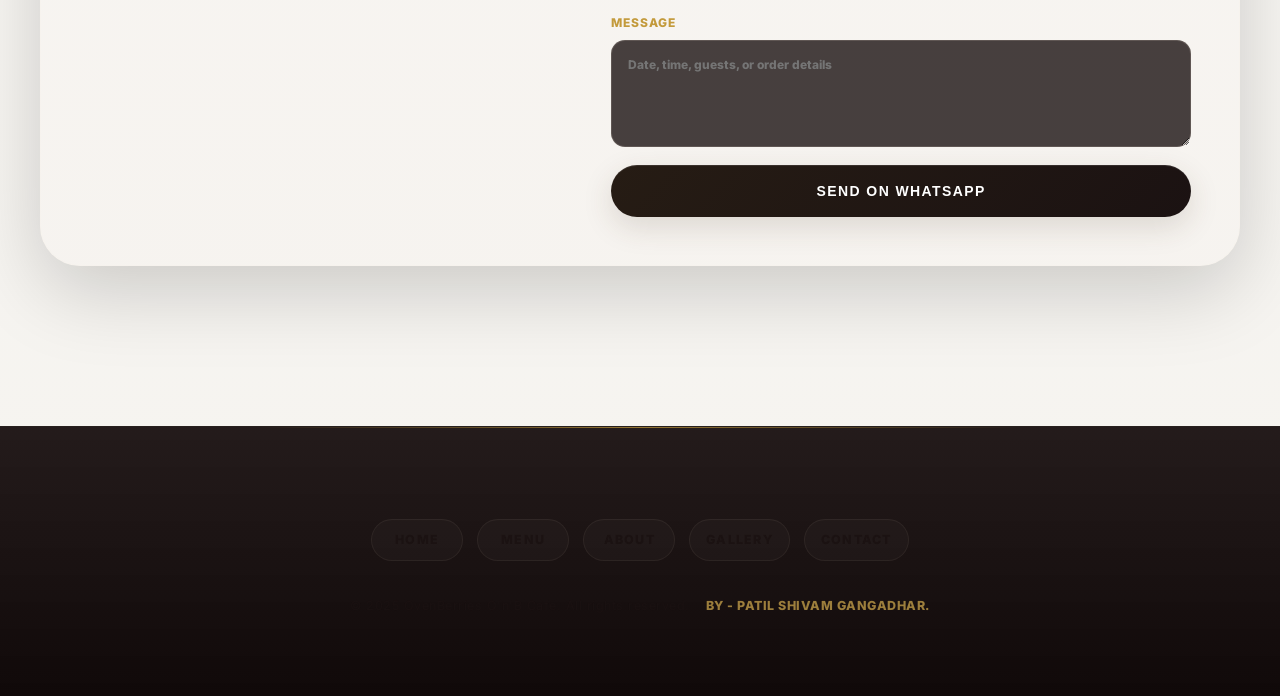
<file: Websitedev/contact.html>
<!DOCTYPE html>
<html lang="en">

<head>
    <meta charset="UTF-8" />
    <meta name="viewport" content="width=device-width, initial-scale=1.0" />
    <title>Contact Us | OvenBerries – O'n'B Café</title>
    <meta name="description"
        content="Get in touch with OvenBerries O'n'B Café in Nanded. Find our location, opening hours, and contact details." />
    <!-- Favicon and SEO Image -->
    <link rel="icon" type="image/jpeg" href="images/logo.jpg" />
    <link rel="apple-touch-icon" href="images/logo.jpg" />
    <meta property="og:image" content="https://ovenberries.in/images/logo.jpg" />
    <link rel="stylesheet" href="css/style.css?v=20260603-cursor2" />
    <link rel="stylesheet" href="https://cdnjs.cloudflare.com/ajax/libs/font-awesome/6.0.0/css/all.min.css" />
</head>

<body>

    <!-- ══ Navbar ══════════════════════════ -->
    <nav id="navbar" class="scrolled">
        <div class="container nav-inner">
            <button class="mobile-nav-toggle" id="navToggle" type="button" aria-label="Open navigation menu"
                aria-controls="mobileMenu" aria-expanded="false">
                <span></span>
                <span></span>
                <span></span>
            </button>

            <a href="index.html" class="nav-logo">
                <img src="images/logo.jpg" alt="O'n'B Café Logo" />
                <span>OvenBerries</span>
            </a>

            <ul class="nav-links">
                <li><a href="index.html">Home</a></li>
                <li><a href="menu.html">Menu</a></li>
                <li><a href="about.html">About</a></li>
                <li><a href="gallery.html">Gallery</a></li>
                <li><a href="contact.html" class="active">Contact</a></li>
            </ul>

            <div class="nav-actions">
                <a href="menu.html" class="btn btn-primary js-order-trigger">Order Now</a>
            </div>
        </div>
    </nav>

    <!-- ══ Mobile Menu Overlay ══════════════ -->
    <div class="mobile-menu" id="mobileMenu">
        <ul class="mobile-nav-links">
            <li><a href="index.html">Home</a></li>
            <li><a href="menu.html">Menu</a></li>
            <li><a href="about.html">About</a></li>
            <li><a href="gallery.html">Gallery</a></li>
            <li><a href="contact.html" class="active">Contact</a></li>
        </ul>
    </div>

    <!-- ══ Page Hero ═══════════════════════ -->
    <section class="section-v"
        style="padding-top: 180px; padding-bottom: 80px; text-align: center; background: var(--espresso);">
        <div class="container">
            <div class="hero-tag reveal">✦ Get in Touch ✦</div>
            <h1 class="h-lg reveal">Contact Us</h1>
            <p class="p-lg reveal" style="margin: 0 auto;">We'd love to hear from you. Visit us or drop a message.</p>
        </div>
    </section>

    <!-- ══ Contact Section ═════════════════ -->
    <section class="section-v" style="padding-top: 80px;">
        <div class="container">
            <div class="bento-grid" style="grid-template-rows: auto; min-height: 500px;">
                <div class="bento-item bento-2 reveal"
                    style="padding: 80px; background: rgba(251, 250, 247, 0.75); backdrop-filter: blur(20px); border: 1px solid var(--glass-border); display: flex; flex-direction: column; justify-content: center;">
                    <h3 class="h-md" style="margin-bottom: 32px;">Visit OvenBerries</h3>

                    <div style="margin-bottom: 24px;">
                        <p
                            style="font-size: 0.75rem; text-transform: uppercase; letter-spacing: 0.1em; color: var(--gold); font-weight: 700; margin-bottom: 8px;">
                            Location</p>
                        <p class="p-sm">📍 Nanded, Maharashtra, India</p>
                    </div>

                    <div style="margin-bottom: 24px;">
                        <p
                            style="font-size: 0.75rem; text-transform: uppercase; letter-spacing: 0.1em; color: var(--gold); font-weight: 700; margin-bottom: 8px;">
                            Contact</p>
                        <p class="p-sm">📞 +91 73783 73355 / +91 98906 03946</p>
                        <p class="p-sm">📧 Ovenberries@gmail.com</p>
                    </div>

                    <div>
                        <p
                            style="font-size: 0.75rem; text-transform: uppercase; letter-spacing: 0.1em; color: var(--gold); font-weight: 700; margin-bottom: 8px;">
                            Opening Hours</p>
                        <p class="p-sm">Daily: 1:00 PM – 11:00 PM</p>
                    </div>

                    <div class="contact-action-row">
                        <a href="tel:+917378373355" class="mini-action"><i class="fas fa-phone-alt"></i> Call</a>
                        <a href="https://wa.me/917378373355?text=Hi%20OvenBerries%2C%20I%20would%20like%20to%20connect."
                            target="_blank" rel="noopener" class="mini-action"><i class="fab fa-whatsapp"></i>
                            WhatsApp</a>
                        <a href="https://www.google.com/maps/search/?api=1&query=OvenBerries%20Nanded" target="_blank"
                            rel="noopener" class="mini-action"><i class="fas fa-location-dot"></i> Directions</a>
                    </div>
                </div>

                <div class="bento-item bento-2 reveal" style="min-height: 500px;">
                    <iframe
                        src="https://www.google.com/maps/embed?pb=!1m18!1m12!1m3!1d3768.214482348512!2d77.3123439!3d19.173297!2m3!1f0!2f0!3f0!3m2!1i1024!2i768!4f13.1!3m3!1m2!1s0x3bd1d70055555555%3A0x863bb26530457912!2sOvenBerries!5e0!3m2!1sen!2sin!4v1711991234567!5m2!1sen!2sin"
                        style="width: 100%; height: 100%; border: none; filter: sepia(0.5) hue-rotate(-30deg) saturate(1.2);"
                        allowfullscreen="" loading="lazy"></iframe>
                </div>
            </div>
        </div>
    </section>

    <section class="section-v contact-enquiry-section">
        <div class="container">
            <div class="contact-enquiry-card reveal">
                <div>
                    <div class="hero-tag">✦ Quick Enquiry ✦</div>
                    <h2 class="h-md">Plan a visit, celebration, or takeaway.</h2>
                    <p class="p-sm">Tell us what you need and we will prepare a message you can send directly.</p>
                </div>
                <form class="contact-form" id="contactForm">
                    <label>
                        <span>Name</span>
                        <input type="text" name="name" placeholder="Your name" required />
                    </label>
                    <label>
                        <span>Phone</span>
                        <input type="tel" name="phone" placeholder="+91..." required />
                    </label>
                    <label>
                        <span>Purpose</span>
                        <select name="purpose">
                            <option>Table visit</option>
                            <option>Takeaway order</option>
                            <option>Birthday or event</option>
                            <option>Catering enquiry</option>
                        </select>
                    </label>
                    <label>
                        <span>Message</span>
                        <textarea name="message" rows="4" placeholder="Date, time, guests, or order details"></textarea>
                    </label>
                    <button type="submit" class="btn btn-primary">Send on WhatsApp</button>
                </form>
            </div>
        </div>
    </section>

    <!-- ══ Footer ═══════════════════════════ -->
    <footer>
        <div class="container">
            <div class="footer-links">
                <a href="index.html">Home</a>
                <a href="menu.html">Menu</a>
                <a href="about.html">About</a>
                <a href="gallery.html">Gallery</a>
                <a href="contact.html">Contact</a>
            </div>
            <p class="copyright">
                <span>© 2025 OvenBerries O'n'B Café. All rights reserved.</span>
                <span class="footer-credit">By - PATIL SHIVAM GANGADHAR.</span>
            </p>
        </div>
    </footer>

    <!-- ══ Modal Popup ══════════════════════════ -->
    <div class="modal-overlay" id="orderModal" role="dialog" aria-modal="true" aria-labelledby="orderModalTitle"
        aria-hidden="true">
        <div class="modal-content">
            <button class="modal-close" id="closeModal" type="button" aria-label="Close order options">&times;</button>
            <div class="hero-tag">✦ Order Online ✦</div>
            <h2 class="h-md" id="orderModalTitle" style="margin-bottom: 16px;">Choose Your Platform</h2>
            <p class="p-sm" style="margin-bottom: 32px;">Order from your favorite delivery partner.</p>

            <div class="order-options">
                <a href="https://link.zomato.com/xqzv/rshare?id=65791399305630b8" target="_blank" rel="noopener"
                    class="order-card" aria-label="Order OvenBerries through Zomato">
                    <i class="fas fa-motorcycle"></i>
                    <div class="order-card-text">
                        <div class="order-card-title">Order via</div>
                        <div class="order-card-value">Zomato</div>
                    </div>
                </a>
                <a href="https://wa.me/917378373355?text=Hi%20OvenBerries%2C%20I%20would%20like%20to%20place%20an%20order."
                    target="_blank" rel="noopener" class="order-card" aria-label="Order OvenBerries on WhatsApp">
                    <i class="fab fa-whatsapp"></i>
                    <div class="order-card-text">
                        <div class="order-card-title">Chat on</div>
                        <div class="order-card-value">WhatsApp</div>
                    </div>
                </a>
                <a href="tel:+917378373355" class="order-card">
                    <i class="fas fa-phone-alt"></i>
                    <div class="order-card-text">
                        <div class="order-card-title">Ring Us On</div>
                        <div class="order-card-value">+91 73783 73355</div>
                    </div>
                </a>
                <a href="https://www.google.com/maps/search/?api=1&query=OvenBerries%20Nanded" target="_blank"
                    rel="noopener" class="order-card" aria-label="Get directions to OvenBerries">
                    <i class="fas fa-location-dot"></i>
                    <div class="order-card-text">
                        <div class="order-card-title">Find us on</div>
                        <div class="order-card-value">Google Maps</div>
                    </div>
                </a>
            </div>
        </div>
    </div>

    <script src="js/main.js?v=20260603-cursor2"></script>
</body>

</html>
</file>
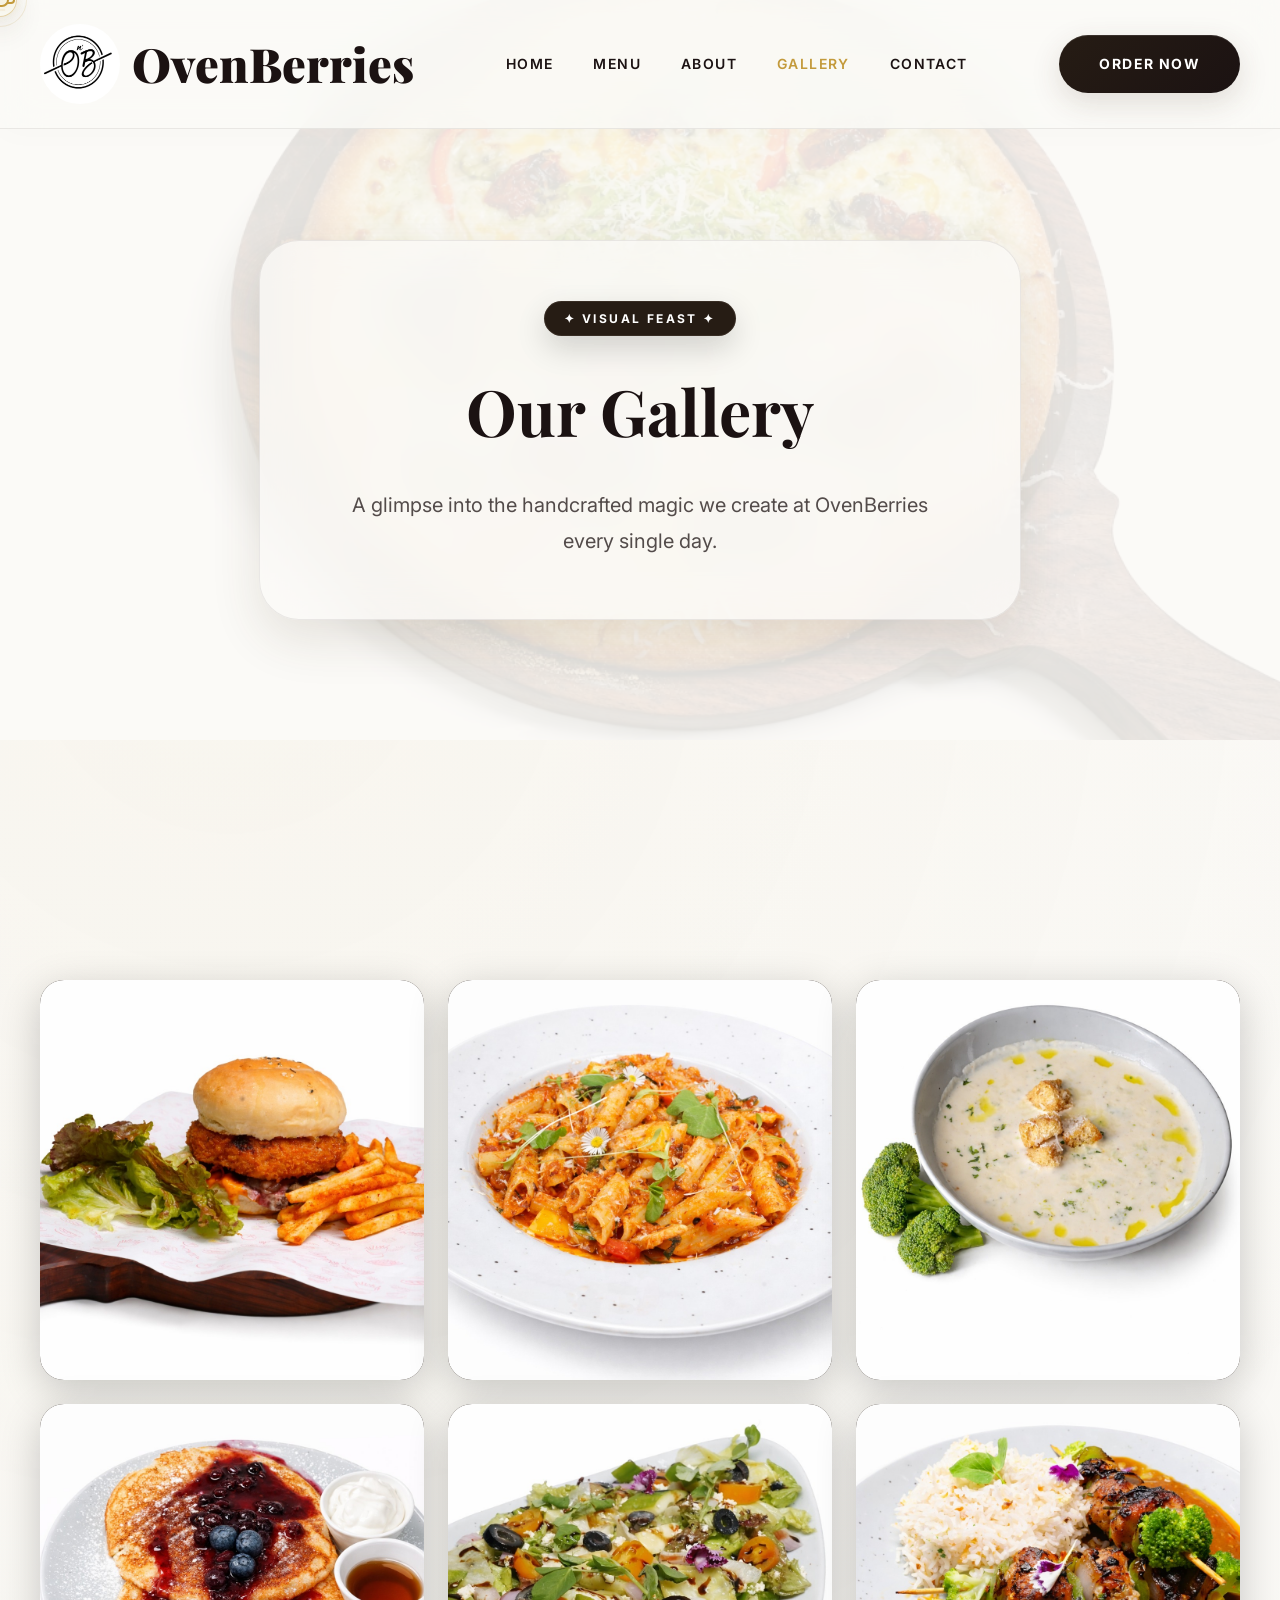
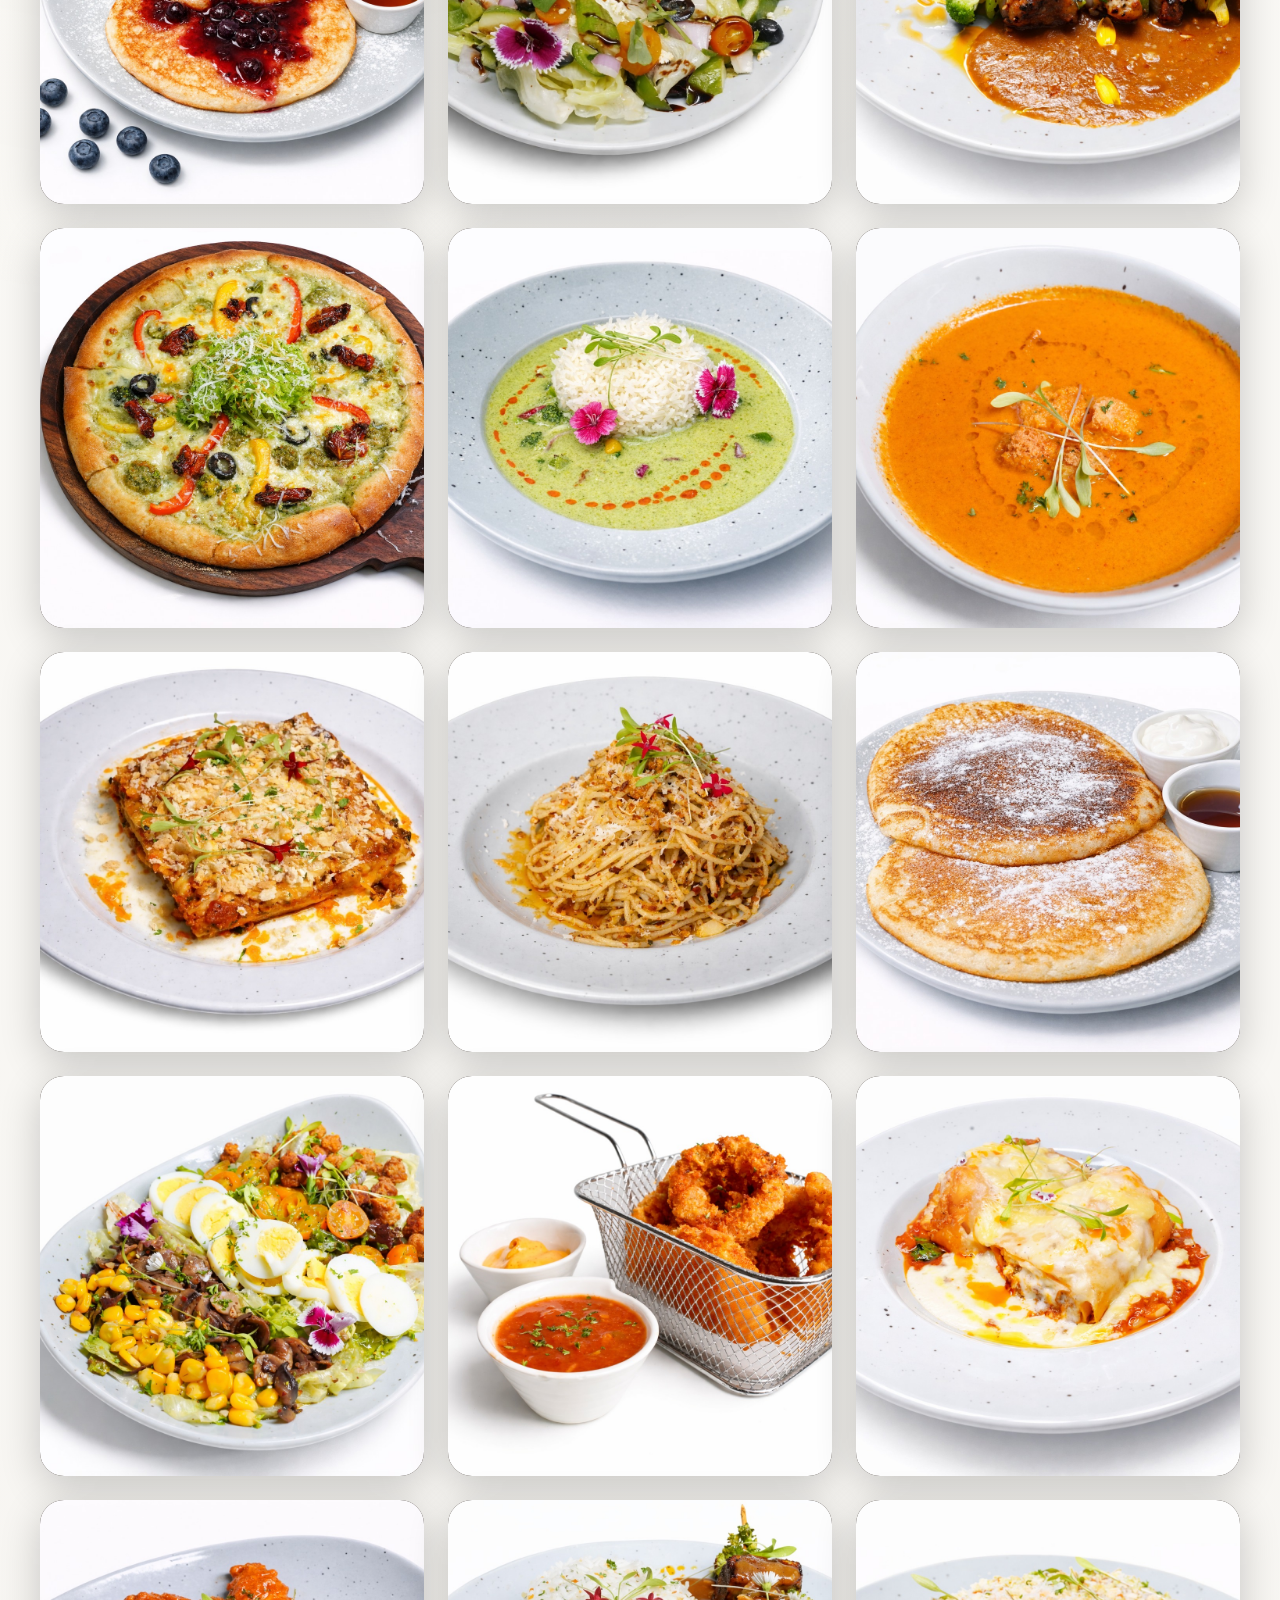
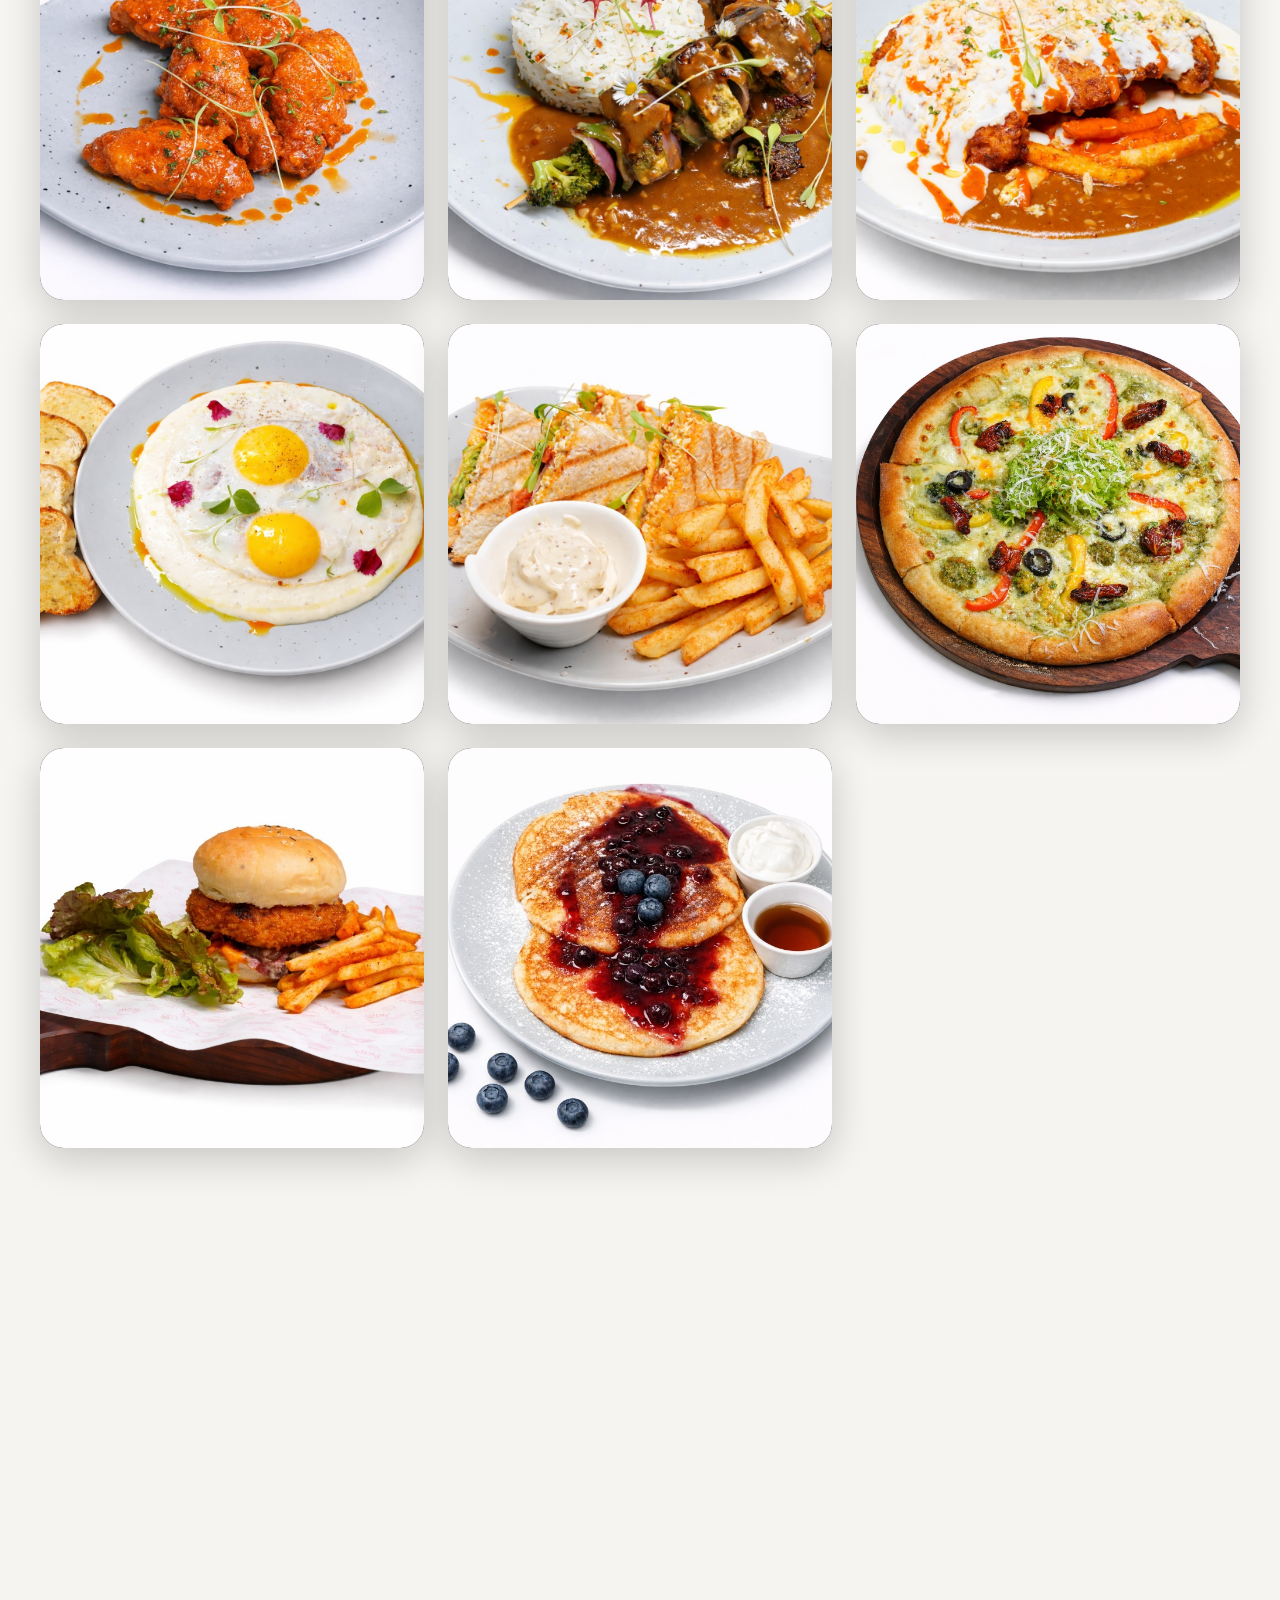
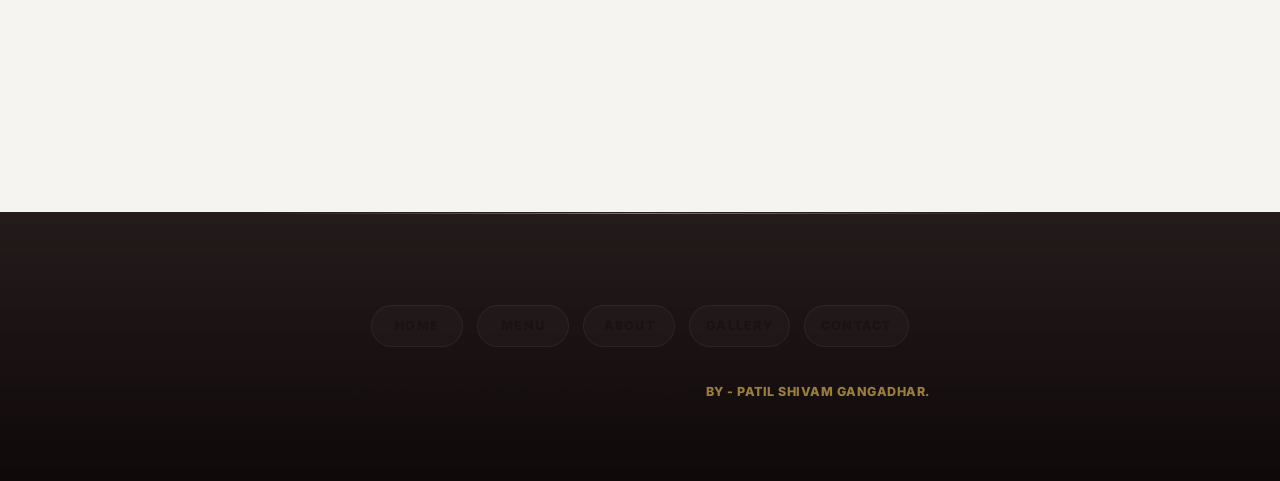
<file: Websitedev/gallery.html>
<!DOCTYPE html>
<html lang="en">

<head>
    <meta charset="UTF-8" />
    <meta name="viewport" content="width=device-width, initial-scale=1.0" />
    <title>Gallery | OvenBerries – O'n'B Café</title>
    <meta name="description"
        content="A visual feast of OvenBerries O'n'B Café - artisan coffee, wood-fired pizzas, gourmet burgers, and cozy café interiors." />
    <!-- Favicon and SEO Image -->
    <link rel="icon" type="image/jpeg" href="images/logo.jpg" />
    <link rel="apple-touch-icon" href="images/logo.jpg" />
    <meta property="og:image" content="https://ovenberries.in/images/logo.jpg" />
    <link rel="stylesheet" href="css/style.css?v=20260603-cursor2" />
    <link rel="stylesheet" href="https://cdnjs.cloudflare.com/ajax/libs/font-awesome/6.0.0/css/all.min.css" />
    <style>
        .gallery-grid-full {
            display: grid;
            grid-template-columns: repeat(auto-fill, minmax(300px, 1fr));
            gap: 24px;
            padding: 80px 0;
        }

        .gallery-grid-full .bento-item {
            height: 400px;
            border-radius: var(--radius-lg);
            overflow: hidden;
            box-shadow: 0 10px 40px rgba(0, 0, 0, 0.2);
        }

        .gallery-grid-full .bento-item img {
            width: 100%;
            height: 100%;
            object-fit: cover;
            transition: transform 1.2s cubic-bezier(0.23, 1, 0.32, 1);
        }

        .gallery-grid-full .bento-item:hover img {
            transform: scale(1.1);
        }
    </style>
</head>

<body>

    <!-- ══ Navbar ══════════════════════════ -->
    <nav id="navbar" class="scrolled">
        <div class="container nav-inner">
            <button class="mobile-nav-toggle" id="navToggle" type="button" aria-label="Open navigation menu"
                aria-controls="mobileMenu" aria-expanded="false">
                <span></span>
                <span></span>
                <span></span>
            </button>

            <a href="index.html" class="nav-logo">
                <img src="images/logo.jpg" alt="O'n'B Café Logo" />
                <span>OvenBerries</span>
            </a>

            <ul class="nav-links">
                <li><a href="index.html">Home</a></li>
                <li><a href="menu.html">Menu</a></li>
                <li><a href="about.html">About</a></li>
                <li><a href="gallery.html" class="active">Gallery</a></li>
                <li><a href="contact.html">Contact</a></li>
            </ul>

            <div class="nav-actions">
                <a href="menu.html" class="btn btn-primary js-order-trigger">Order Now</a>
            </div>
        </div>
    </nav>

    <!-- ══ Mobile Menu Overlay ══════════════ -->
    <div class="mobile-menu" id="mobileMenu">
        <ul class="mobile-nav-links">
            <li><a href="index.html">Home</a></li>
            <li><a href="menu.html">Menu</a></li>
            <li><a href="about.html">About</a></li>
            <li><a href="gallery.html" class="active">Gallery</a></li>
            <li><a href="contact.html">Contact</a></li>
        </ul>
    </div>

    <!-- ══ Page Hero ═══════════════════════ -->
    <section class="section-v gallery-hero"
        style="padding-top: 240px; padding-bottom: 120px; text-align: center; position: relative; overflow: hidden; background: var(--espresso);">
        <div id="gallery-hero-bg"
            style="position: absolute; top: 0; left: 0; width: 100%; height: 100%; z-index: 0; opacity: 0.1; transition: opacity 1.5s ease-in-out; background-size: cover; background-position: center;">
        </div>
        <div class="container" style="position: relative; z-index: 1;">
            <div
                style="display: inline-block; padding: 60px 80px; background: rgba(251, 250, 247, 0.75); backdrop-filter: blur(20px); border-radius: var(--radius-xl); border: 1px solid var(--glass-border); box-shadow: 0 20px 50px rgba(75, 54, 33, 0.12);">
                <div class="hero-tag reveal" style="margin-bottom: 24px;">✦ Visual Feast ✦</div>
                <h1 class="h-lg reveal" style="margin-bottom: 24px;">Our Gallery</h1>
                <p class="p-lg reveal" style="max-width: 600px; margin: 0 auto;">A glimpse
                    into the handcrafted magic we create at OvenBerries every single day.</p>
            </div>
        </div>
    </section>

    <script>
        const galleryImages = [
            'images/real-pizza.png',
            'images/real-burger.jpg',
            'images/real-pancakes.jpg',
            'images/real-pasta.jpg',
            'images/0ea71f99-0baf-4e22-a472-fdff18e233f5.JPG',
            'images/ba80c888-ac63-4192-bbef-c0431bb2dd3b.JPG'
        ];
        let currentImgIndex = 0;
        const bgDiv = document.getElementById('gallery-hero-bg');

        function changeBg() {
            bgDiv.style.opacity = 0;
            setTimeout(() => {
                bgDiv.style.backgroundImage = `url(${galleryImages[currentImgIndex]})`;
                bgDiv.style.opacity = 0.1;
                currentImgIndex = (currentImgIndex + 1) % galleryImages.length;
            }, 1500);
        }

        if (bgDiv) {
            bgDiv.style.backgroundImage = `url(${galleryImages[0]})`;
            setInterval(changeBg, 5000);
        }
    </script>

    <!-- ══ Gallery Section ═════════════════ -->
    <section class="section-v">
        <div class="container">
            <div class="gallery-grid-full">
                <div class="bento-item reveal"><img src="images/00a3b3fb-0a66-47e8-aced-7f12e0c61a83.JPG"
                        alt="O'n'B Gallery" /></div>
                <div class="bento-item reveal"><img src="images/0ea71f99-0baf-4e22-a472-fdff18e233f5.JPG"
                        alt="O'n'B Gallery" /></div>
                <div class="bento-item reveal"><img src="images/1ba1ddd4-6f0c-4719-b9da-126ad7f4d9f6.JPG"
                        alt="O'n'B Gallery" /></div>
                <div class="bento-item reveal"><img src="images/2d2a68e1-f28e-4c8e-b10b-e7525e034896.JPG"
                        alt="O'n'B Gallery" /></div>
                <div class="bento-item reveal"><img src="images/2fd30108-e38f-428c-8ba3-14e89413fe89.JPG"
                        alt="O'n'B Gallery" /></div>
                <div class="bento-item reveal"><img src="images/43164d45-830d-4255-bb12-d40dd6599471.JPG"
                        alt="O'n'B Gallery" /></div>
                <div class="bento-item reveal"><img src="images/5c57e07d-585d-4cae-9bb7-32c14f23bfcd.JPG"
                        alt="O'n'B Gallery" /></div>
                <div class="bento-item reveal"><img src="images/913b81db-7469-4ee8-adb0-28e903b48493.JPG"
                        alt="O'n'B Gallery" /></div>
                <div class="bento-item reveal"><img src="images/92d0966d-23f2-45c7-b387-337cdfe878f0.JPG"
                        alt="O'n'B Gallery" /></div>
                <div class="bento-item reveal"><img src="images/9e1e24fb-7441-48ce-a15b-20512c630668.JPG"
                        alt="O'n'B Gallery" /></div>
                <div class="bento-item reveal"><img src="images/a2b679f5-8453-4c42-bebd-0b5afd088c45.JPG"
                        alt="O'n'B Gallery" /></div>
                <div class="bento-item reveal"><img src="images/a4384418-11ce-4913-be65-a437e42f627f.JPG"
                        alt="O'n'B Gallery" /></div>
                <div class="bento-item reveal"><img src="images/a483422c-4c5a-4ad4-bca9-9a940d96896b.JPG"
                        alt="O'n'B Gallery" /></div>
                <div class="bento-item reveal"><img src="images/aa122f54-3bba-4a9e-984c-c9e00fc94be7.JPG"
                        alt="O'n'B Gallery" /></div>
                <div class="bento-item reveal"><img src="images/b50b2625-e186-4eff-b953-110c8dc12a88.JPG"
                        alt="O'n'B Gallery" /></div>
                <div class="bento-item reveal"><img src="images/ba80c888-ac63-4192-bbef-c0431bb2dd3b.JPG"
                        alt="O'n'B Gallery" /></div>
                <div class="bento-item reveal"><img src="images/e532a64a-dacb-4212-bf9c-e95881f8db32.JPG"
                        alt="O'n'B Gallery" /></div>
                <div class="bento-item reveal"><img src="images/e6c67616-d443-447d-8cd2-08fd338d56c6.JPG"
                        alt="O'n'B Gallery" /></div>
                <div class="bento-item reveal"><img src="images/ea1eef73-e241-4789-8348-d59eeda74f5c.JPG"
                        alt="O'n'B Gallery" /></div>
                <div class="bento-item reveal"><img src="images/f9a06908-0331-4bdb-909c-2c243011f113.JPG"
                        alt="O'n'B Gallery" /></div>
                <div class="bento-item reveal"><img src="images/real-pizza.png" alt="O'n'B Gallery" /></div>
                <div class="bento-item reveal"><img src="images/real-burger.jpg" alt="O'n'B Gallery" /></div>
                <div class="bento-item reveal"><img src="images/real-pancakes.jpg" alt="O'n'B Gallery" /></div>
                <div class="bento-item reveal"><img src="images/real-pasta.jpg" alt="O'n'B Gallery" /></div>
                <div class="bento-item reveal"><img src="images/real-salad.jpg" alt="O'n'B Gallery" /></div>
                <div class="bento-item reveal"><img src="images/real-soup.jpg" alt="O'n'B Gallery" /></div>
            </div>
        </div>
    </section>

    <!-- ══ Footer ═══════════════════════════ -->
    <footer>
        <div class="container">
            <div class="footer-links">
                <a href="index.html">Home</a>
                <a href="menu.html">Menu</a>
                <a href="about.html">About</a>
                <a href="gallery.html">Gallery</a>
                <a href="contact.html">Contact</a>
            </div>
            <p class="copyright">
                <span>© 2025 OvenBerries O'n'B Café. All rights reserved.</span>
                <span class="footer-credit">By - PATIL SHIVAM GANGADHAR.</span>
            </p>
        </div>
    </footer>

    <!-- ══ Modal Popup ══════════════════════════ -->
    <div class="modal-overlay" id="orderModal" role="dialog" aria-modal="true" aria-labelledby="orderModalTitle"
        aria-hidden="true">
        <div class="modal-content">
            <button class="modal-close" id="closeModal" type="button" aria-label="Close order options">&times;</button>
            <div class="hero-tag">✦ Order Online ✦</div>
            <h2 class="h-md" id="orderModalTitle" style="margin-bottom: 16px;">Choose Your Platform</h2>
            <p class="p-sm" style="margin-bottom: 32px;">Order from your favorite delivery partner.</p>

            <div class="order-options">
                <a href="https://link.zomato.com/xqzv/rshare?id=65791399305630b8" target="_blank" rel="noopener"
                    class="order-card" aria-label="Order OvenBerries through Zomato">
                    <i class="fas fa-motorcycle"></i>
                    <div class="order-card-text">
                        <div class="order-card-title">Order via</div>
                        <div class="order-card-value">Zomato</div>
                    </div>
                </a>
                <a href="https://wa.me/917378373355?text=Hi%20OvenBerries%2C%20I%20would%20like%20to%20place%20an%20order."
                    target="_blank" rel="noopener" class="order-card" aria-label="Order OvenBerries on WhatsApp">
                    <i class="fab fa-whatsapp"></i>
                    <div class="order-card-text">
                        <div class="order-card-title">Chat on</div>
                        <div class="order-card-value">WhatsApp</div>
                    </div>
                </a>
                <a href="tel:+917378373355" class="order-card">
                    <i class="fas fa-phone-alt"></i>
                    <div class="order-card-text">
                        <div class="order-card-title">Ring Us On</div>
                        <div class="order-card-value">+91 73783 73355</div>
                    </div>
                </a>
                <a href="https://www.google.com/maps/search/?api=1&query=OvenBerries%20Nanded" target="_blank"
                    rel="noopener" class="order-card" aria-label="Get directions to OvenBerries">
                    <i class="fas fa-location-dot"></i>
                    <div class="order-card-text">
                        <div class="order-card-title">Find us on</div>
                        <div class="order-card-value">Google Maps</div>
                    </div>
                </a>
            </div>
        </div>
    </div>

    <script src="js/main.js?v=20260603-cursor2"></script>
</body>

</html>
</file>
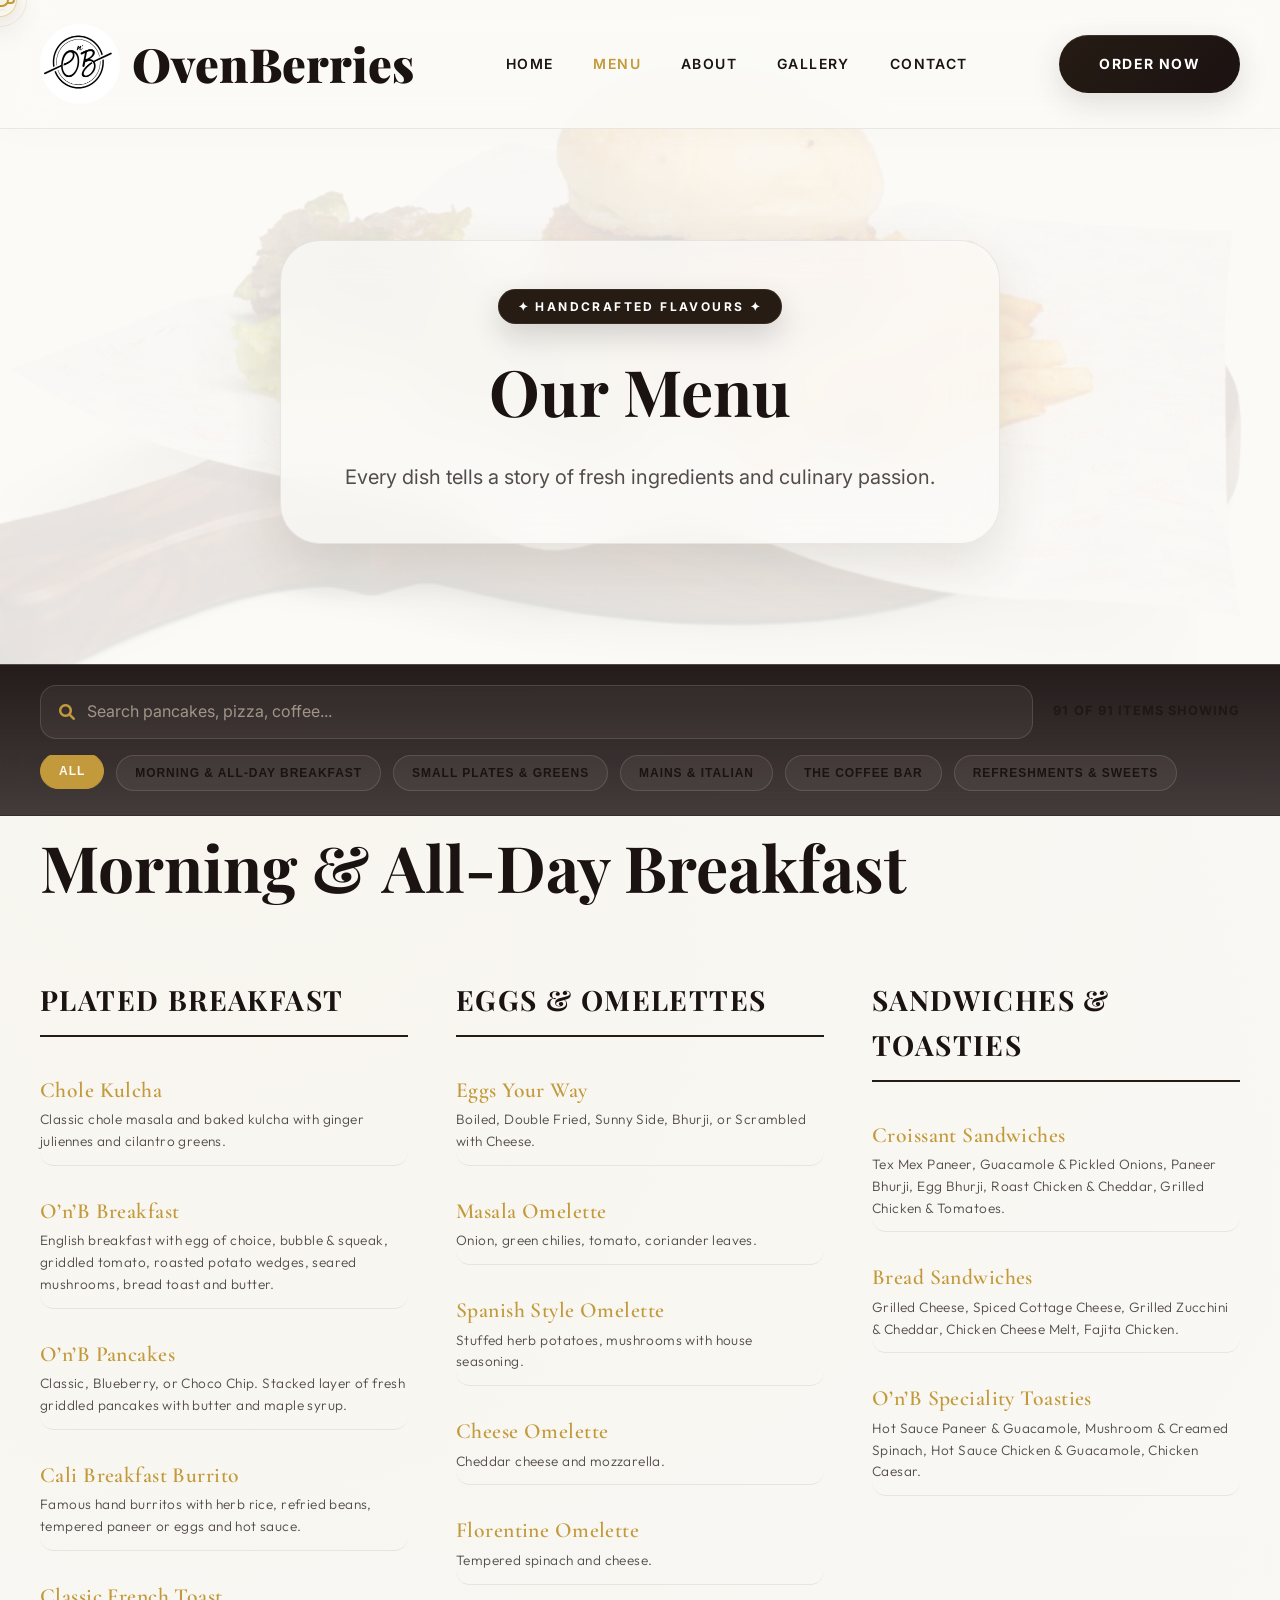
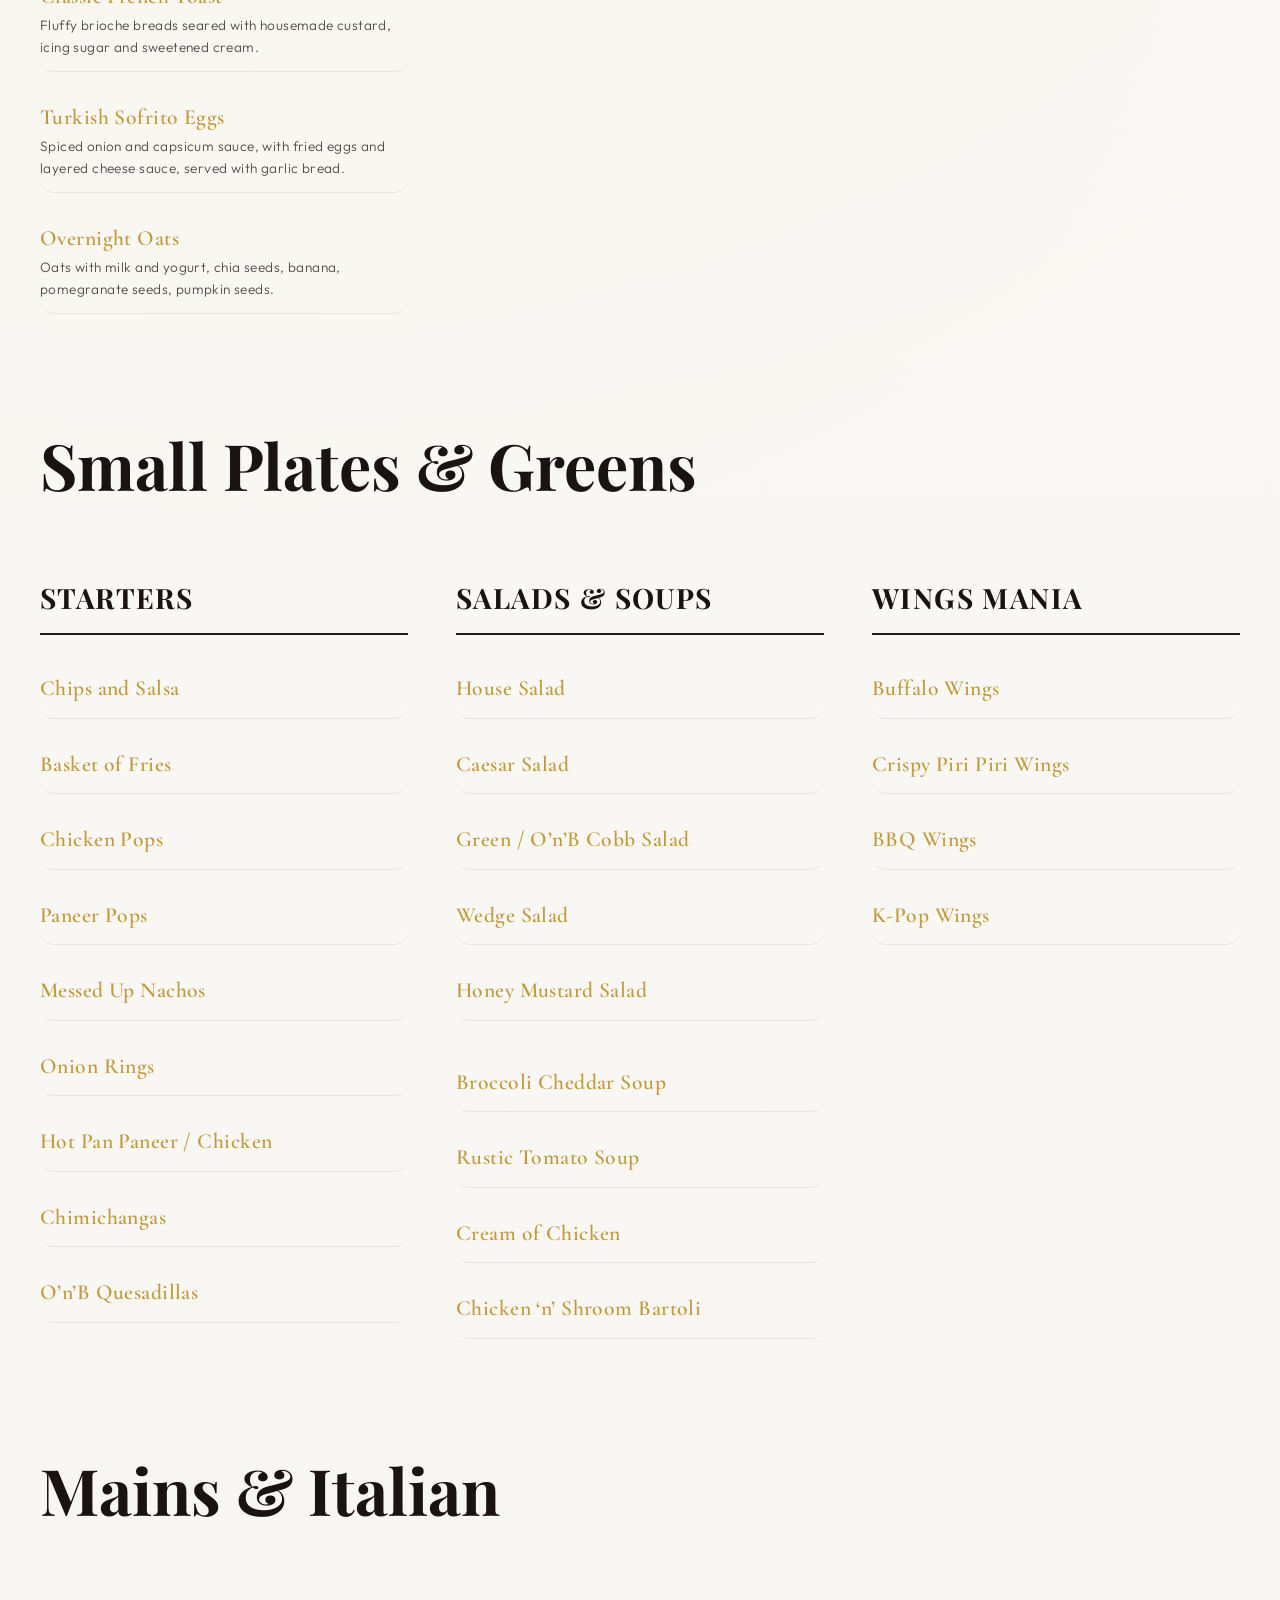
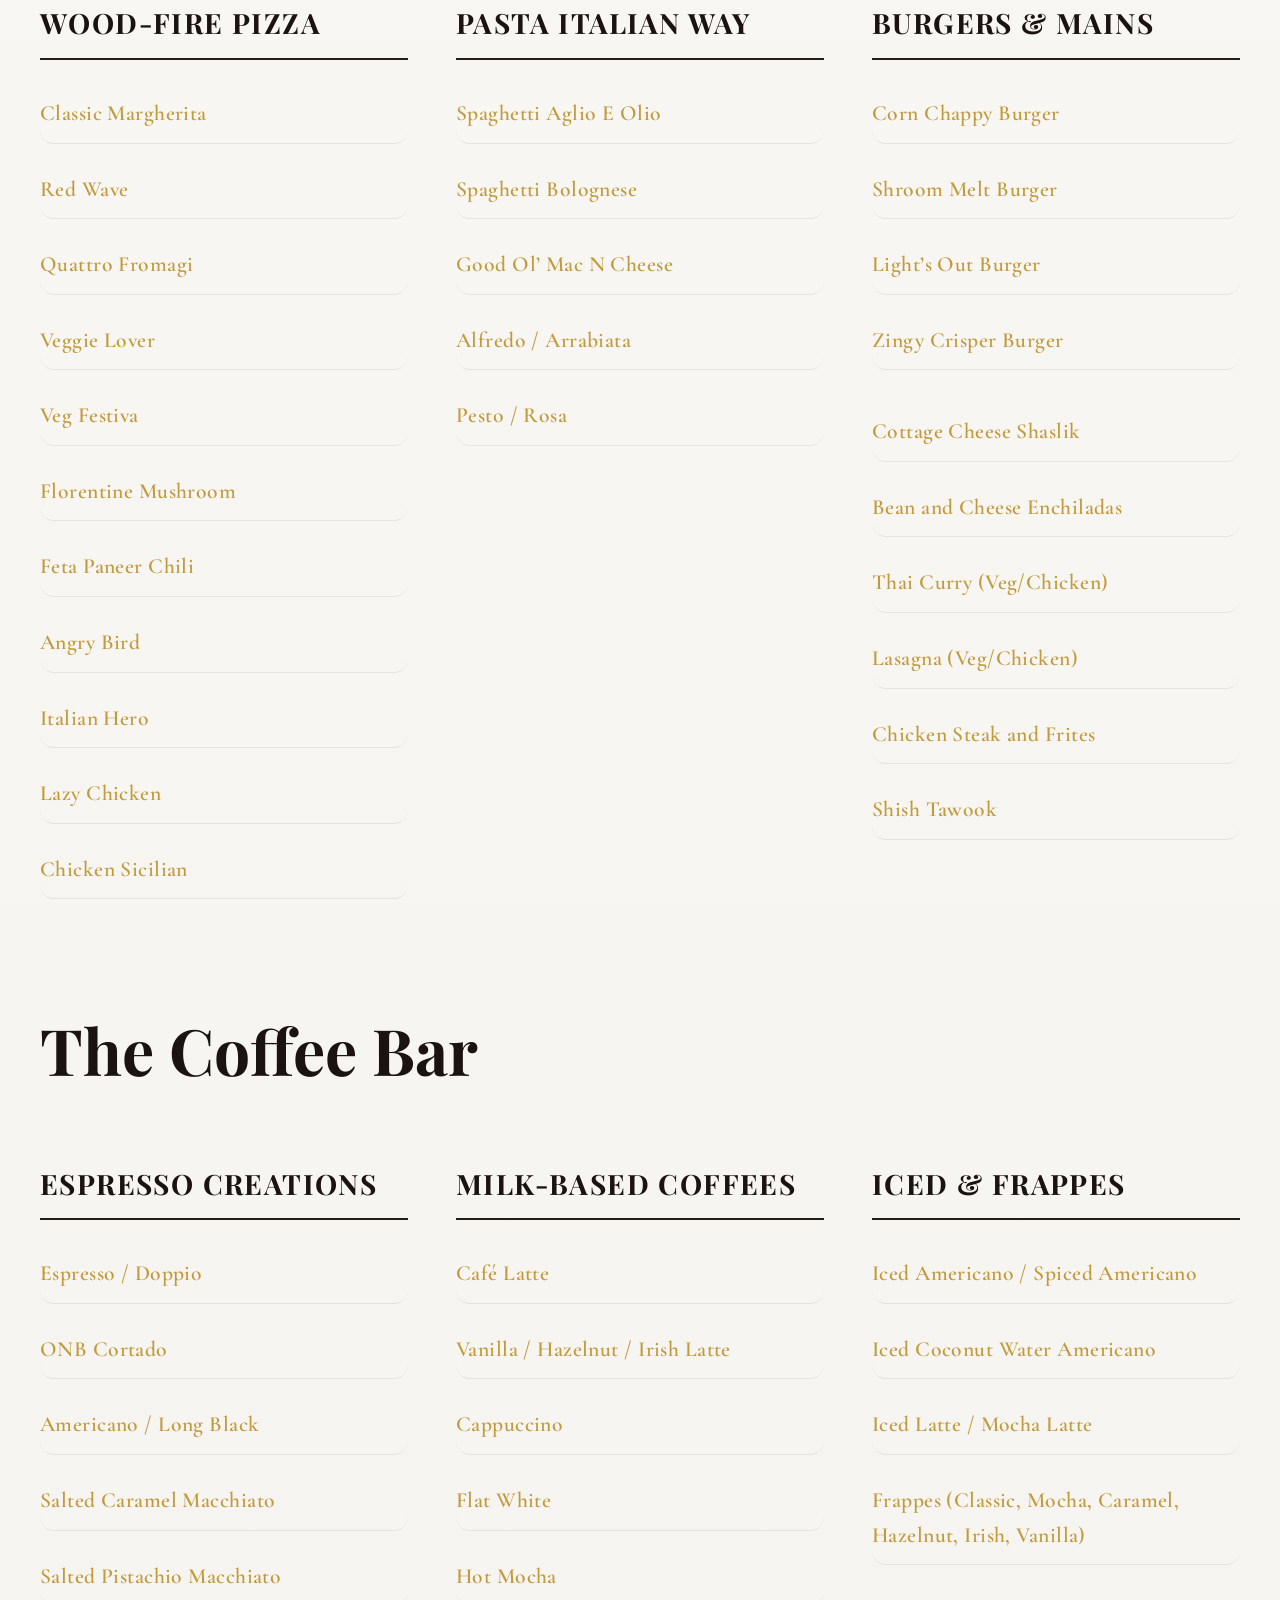
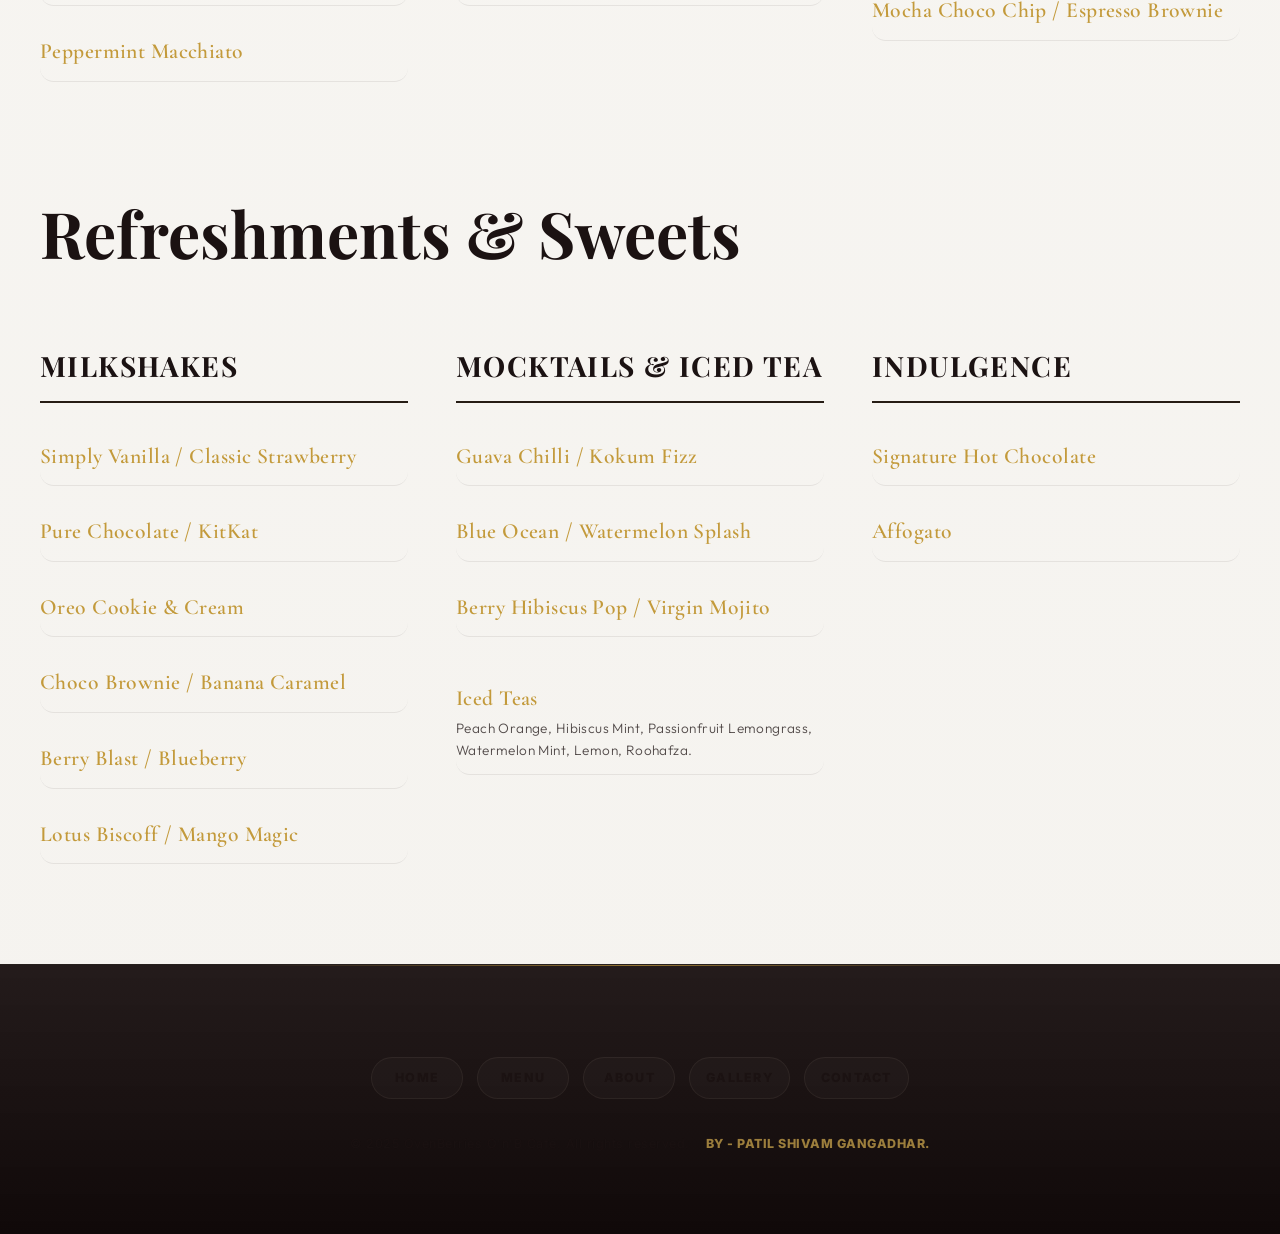
<file: Websitedev/menu.html>
<!DOCTYPE html>
<html lang="en">

<head>
    <meta charset="UTF-8" />
    <meta name="viewport" content="width=device-width, initial-scale=1.0" />
    <title>Menu | OvenBerries – O'n'B Café</title>
    <meta name="description"
        content="Explore the full OvenBerries menu. Artisan coffee, all-day breakfast, wood-fired pizzas, and gourmet burgers in Nanded." />
    <!-- Favicon and SEO Image -->
    <link rel="icon" type="image/jpeg" href="images/logo.jpg" />
    <link rel="apple-touch-icon" href="images/logo.jpg" />
    <meta property="og:image" content="https://ovenberries.in/images/logo.jpg" />
    <link rel="stylesheet" href="css/style.css?v=20260603-cursor2" />
    <link rel="stylesheet" href="https://cdnjs.cloudflare.com/ajax/libs/font-awesome/6.0.0/css/all.min.css" />
    <link
        href="https://fonts.googleapis.com/css2?family=Cormorant+Garamond:ital,wght@0,400;0,600;1,400&family=Outfit:wght@300;400;600&family=Playfair+Display:wght@700;900&display=swap"
        rel="stylesheet">
    <style>
        .menu-grid {
            display: grid;
            grid-template-columns: repeat(auto-fill, minmax(300px, 1fr));
            gap: 48px;
            margin-top: 60px;
        }

        .menu-cat-title {
            font-family: 'Playfair Display', serif;
            font-size: 1.75rem;
            font-weight: 700;
            margin-bottom: 24px;
            color: var(--latte);
            border-bottom: 2px solid var(--bean);
            padding-bottom: 12px;
            text-transform: uppercase;
            letter-spacing: 0.05em;
        }

        .menu-list {
            display: flex;
            flex-direction: column;
            gap: 16px;
        }

        .menu-item-simple {
            display: flex;
            flex-direction: column;
            padding: 12px 0;
            border-bottom: 1px solid rgba(27, 18, 18, 0.08);
            transition: var(--transition);
        }

        .menu-item-simple:hover {
            padding-left: 12px;
            background: rgba(27, 18, 18, 0.03);
        }

        .menu-item-name {
            font-family: 'Cormorant Garamond', serif;
            font-weight: 600;
            font-size: 1.35rem;
            color: var(--gold);
            letter-spacing: 0.02em;
        }

        .menu-item-desc {
            font-family: 'Outfit', sans-serif;
            font-size: 0.85rem;
            color: var(--text-secondary);
            margin-top: 2px;
            font-weight: 300;
            letter-spacing: 0.03em;
        }

        .menu-section-wrap {
            margin-bottom: 100px;
        }
    </style>
</head>

<body>

    <!-- ══ Navbar ══════════════════════════ -->
    <nav id="navbar" class="scrolled">
        <div class="container nav-inner">
            <button class="mobile-nav-toggle" id="navToggle" type="button" aria-label="Open navigation menu"
                aria-controls="mobileMenu" aria-expanded="false">
                <span></span>
                <span></span>
                <span></span>
            </button>

            <a href="index.html" class="nav-logo">
                <img src="images/logo.jpg" alt="O'n'B Café Logo" />
                <span>OvenBerries</span>
            </a>

            <ul class="nav-links">
                <li><a href="index.html">Home</a></li>
                <li><a href="menu.html" class="active">Menu</a></li>
                <li><a href="about.html">About</a></li>
                <li><a href="gallery.html">Gallery</a></li>
                <li><a href="contact.html">Contact</a></li>
            </ul>

            <div class="nav-actions">
                <a href="menu.html" class="btn btn-primary js-order-trigger">Order Now</a>
            </div>
        </div>
    </nav>

    <!-- ══ Mobile Menu Overlay ══════════════ -->
    <div class="mobile-menu" id="mobileMenu">
        <ul class="mobile-nav-links">
            <li><a href="index.html">Home</a></li>
            <li><a href="menu.html" class="active">Menu</a></li>
            <li><a href="about.html">About</a></li>
            <li><a href="gallery.html">Gallery</a></li>
            <li><a href="contact.html">Contact</a></li>
        </ul>
    </div>

    <!-- ══ Page Hero ═══════════════════════ -->
    <section class="section-v menu-hero"
        style="padding-top: 240px; padding-bottom: 120px; text-align: center; position: relative; overflow: hidden; background: var(--espresso);">
        <div
            style="position: absolute; top: 0; left: 0; width: 100%; height: 100%; z-index: 0; opacity: 0.1; background-image: url('images/real-burger.jpg'); background-size: cover; background-position: center;">
        </div>
        <div class="container" style="position: relative; z-index: 1;">
            <div
                style="display: inline-block; padding: 48px 64px; background: rgba(251, 250, 247, 0.75); backdrop-filter: blur(20px); border-radius: var(--radius-xl); border: 1px solid var(--glass-border); box-shadow: 0 20px 50px rgba(75, 54, 33, 0.12);">
                <div class="hero-tag" style="margin-bottom: 16px;">✦ Handcrafted Flavours ✦</div>
                <h1 class="h-lg" style="margin-bottom: 16px;">Our Menu</h1>
                <p class="p-lg" style="max-width: 600px; margin: 0 auto;">Every dish tells
                    a story of fresh ingredients and culinary passion.</p>
            </div>
        </div>
    </section>

    <section class="menu-dynamic-panel" aria-label="Menu search and category filters">
        <div class="container">
            <div class="menu-toolbar">
                <label class="menu-search">
                    <i class="fas fa-magnifying-glass" aria-hidden="true"></i>
                    <span class="sr-only">Search menu</span>
                    <input type="search" id="menuSearch" placeholder="Search pancakes, pizza, coffee..." />
                </label>
                <div class="menu-count" id="menuCount" aria-live="polite"></div>
            </div>
            <div class="menu-filter-strip" id="menuCategoryFilters" aria-label="Menu categories"></div>
            <p class="menu-empty-state" id="menuEmptyState" hidden>No dishes match that search yet.</p>
        </div>
    </section>

    <div class="container">

        <!-- ── Morning & All-Day Breakfast ────── -->
        <div class="menu-section-wrap reveal">
            <h2 class="h-lg" style="margin-bottom: 40px;">Morning & All-Day Breakfast</h2>
            <div class="menu-grid">

                <!-- Plated Breakfast -->
                <div class="menu-cat">
                    <h3 class="menu-cat-title">Plated Breakfast</h3>
                    <div class="menu-list">
                        <div class="menu-item-simple">
                            <span class="menu-item-name">Chole Kulcha</span>
                            <span class="menu-item-desc">Classic chole masala and baked kulcha with ginger juliennes and
                                cilantro greens.</span>
                        </div>
                        <div class="menu-item-simple">
                            <span class="menu-item-name">O’n’B Breakfast</span>
                            <span class="menu-item-desc">English breakfast with egg of choice, bubble & squeak, griddled
                                tomato, roasted potato wedges, seared mushrooms, bread toast and butter.</span>
                        </div>
                        <div class="menu-item-simple">
                            <span class="menu-item-name">O’n’B Pancakes</span>
                            <span class="menu-item-desc">Classic, Blueberry, or Choco Chip. Stacked layer of fresh
                                griddled pancakes with butter and maple syrup.</span>
                        </div>
                        <div class="menu-item-simple">
                            <span class="menu-item-name">Cali Breakfast Burrito</span>
                            <span class="menu-item-desc">Famous hand burritos with herb rice, refried beans, tempered
                                paneer or eggs and hot sauce.</span>
                        </div>
                        <div class="menu-item-simple">
                            <span class="menu-item-name">Classic French Toast</span>
                            <span class="menu-item-desc">Fluffy brioche breads seared with housemade custard, icing
                                sugar and sweetened cream.</span>
                        </div>
                        <div class="menu-item-simple">
                            <span class="menu-item-name">Turkish Sofrito Eggs</span>
                            <span class="menu-item-desc">Spiced onion and capsicum sauce, with fried eggs and layered
                                cheese sauce, served with garlic bread.</span>
                        </div>
                        <div class="menu-item-simple">
                            <span class="menu-item-name">Overnight Oats</span>
                            <span class="menu-item-desc">Oats with milk and yogurt, chia seeds, banana, pomegranate
                                seeds, pumpkin seeds.</span>
                        </div>
                    </div>
                </div>

                <!-- Eggs & Omelettes -->
                <div class="menu-cat">
                    <h3 class="menu-cat-title">Eggs & Omelettes</h3>
                    <div class="menu-list">
                        <div class="menu-item-simple"><span class="menu-item-name">Eggs Your Way</span><span
                                class="menu-item-desc">Boiled, Double Fried, Sunny Side, Bhurji, or Scrambled with
                                Cheese.</span></div>
                        <div class="menu-item-simple"><span class="menu-item-name">Masala Omelette</span><span
                                class="menu-item-desc">Onion, green chilies, tomato, coriander leaves.</span></div>
                        <div class="menu-item-simple"><span class="menu-item-name">Spanish Style Omelette</span><span
                                class="menu-item-desc">Stuffed herb potatoes, mushrooms with house seasoning.</span>
                        </div>
                        <div class="menu-item-simple"><span class="menu-item-name">Cheese Omelette</span><span
                                class="menu-item-desc">Cheddar cheese and mozzarella.</span></div>
                        <div class="menu-item-simple"><span class="menu-item-name">Florentine Omelette</span><span
                                class="menu-item-desc">Tempered spinach and cheese.</span></div>
                    </div>
                </div>

                <!-- Sandwiches & Toasties -->
                <div class="menu-cat">
                    <h3 class="menu-cat-title">Sandwiches & Toasties</h3>
                    <div class="menu-list">
                        <div class="menu-item-simple"><span class="menu-item-name">Croissant Sandwiches</span><span
                                class="menu-item-desc">Tex Mex Paneer, Guacamole & Pickled Onions, Paneer Bhurji, Egg
                                Bhurji, Roast Chicken & Cheddar, Grilled Chicken & Tomatoes.</span></div>
                        <div class="menu-item-simple"><span class="menu-item-name">Bread Sandwiches</span><span
                                class="menu-item-desc">Grilled Cheese, Spiced Cottage Cheese, Grilled Zucchini &
                                Cheddar, Chicken Cheese Melt, Fajita Chicken.</span></div>
                        <div class="menu-item-simple"><span class="menu-item-name">O’n’B Speciality Toasties</span><span
                                class="menu-item-desc">Hot Sauce Paneer & Guacamole, Mushroom & Creamed Spinach, Hot
                                Sauce Chicken & Guacamole, Chicken Caesar.</span></div>
                    </div>
                </div>
            </div>
        </div>

        <!-- ── Small Plates & Greens ──────────── -->
        <div class="menu-section-wrap reveal">
            <h2 class="h-lg" style="margin-bottom: 40px;">Small Plates & Greens</h2>
            <div class="menu-grid">

                <!-- Starters -->
                <div class="menu-cat">
                    <h3 class="menu-cat-title">Starters</h3>
                    <div class="menu-list">
                        <div class="menu-item-simple"><span class="menu-item-name">Chips and Salsa</span></div>
                        <div class="menu-item-simple"><span class="menu-item-name">Basket of Fries</span></div>
                        <div class="menu-item-simple"><span class="menu-item-name">Chicken Pops</span></div>
                        <div class="menu-item-simple"><span class="menu-item-name">Paneer Pops</span></div>
                        <div class="menu-item-simple"><span class="menu-item-name">Messed Up Nachos</span></div>
                        <div class="menu-item-simple"><span class="menu-item-name">Onion Rings</span></div>
                        <div class="menu-item-simple"><span class="menu-item-name">Hot Pan Paneer / Chicken</span></div>
                        <div class="menu-item-simple"><span class="menu-item-name">Chimichangas</span></div>
                        <div class="menu-item-simple"><span class="menu-item-name">O’n’B Quesadillas</span></div>
                    </div>
                </div>

                <!-- Salads & Soups -->
                <div class="menu-cat">
                    <h3 class="menu-cat-title">Salads & Soups</h3>
                    <div class="menu-list">
                        <div class="menu-item-simple"><span class="menu-item-name">House Salad</span></div>
                        <div class="menu-item-simple"><span class="menu-item-name">Caesar Salad</span></div>
                        <div class="menu-item-simple"><span class="menu-item-name">Green / O’n’B Cobb Salad</span></div>
                        <div class="menu-item-simple"><span class="menu-item-name">Wedge Salad</span></div>
                        <div class="menu-item-simple"><span class="menu-item-name">Honey Mustard Salad</span></div>
                        <div class="menu-item-simple" style="margin-top: 16px;"><span class="menu-item-name">Broccoli
                                Cheddar Soup</span></div>
                        <div class="menu-item-simple"><span class="menu-item-name">Rustic Tomato Soup</span></div>
                        <div class="menu-item-simple"><span class="menu-item-name">Cream of Chicken</span></div>
                        <div class="menu-item-simple"><span class="menu-item-name">Chicken ‘n’ Shroom Bartoli</span>
                        </div>
                    </div>
                </div>

                <!-- Wings -->
                <div class="menu-cat">
                    <h3 class="menu-cat-title">Wings Mania</h3>
                    <div class="menu-list">
                        <div class="menu-item-simple"><span class="menu-item-name">Buffalo Wings</span></div>
                        <div class="menu-item-simple"><span class="menu-item-name">Crispy Piri Piri Wings</span></div>
                        <div class="menu-item-simple"><span class="menu-item-name">BBQ Wings</span></div>
                        <div class="menu-item-simple"><span class="menu-item-name">K-Pop Wings</span></div>
                    </div>
                </div>
            </div>
        </div>

        <!-- ── Mains & Italian ────────────────── -->
        <div class="menu-section-wrap reveal">
            <h2 class="h-lg" style="margin-bottom: 40px;">Mains & Italian</h2>
            <div class="menu-grid">

                <!-- Pizza -->
                <div class="menu-cat">
                    <h3 class="menu-cat-title">Wood-Fire Pizza</h3>
                    <div class="menu-list">
                        <div class="menu-item-simple"><span class="menu-item-name">Classic Margherita</span></div>
                        <div class="menu-item-simple"><span class="menu-item-name">Red Wave</span></div>
                        <div class="menu-item-simple"><span class="menu-item-name">Quattro Fromagi</span></div>
                        <div class="menu-item-simple"><span class="menu-item-name">Veggie Lover</span></div>
                        <div class="menu-item-simple"><span class="menu-item-name">Veg Festiva</span></div>
                        <div class="menu-item-simple"><span class="menu-item-name">Florentine Mushroom</span></div>
                        <div class="menu-item-simple"><span class="menu-item-name">Feta Paneer Chili</span></div>
                        <div class="menu-item-simple"><span class="menu-item-name">Angry Bird</span></div>
                        <div class="menu-item-simple"><span class="menu-item-name">Italian Hero</span></div>
                        <div class="menu-item-simple"><span class="menu-item-name">Lazy Chicken</span></div>
                        <div class="menu-item-simple"><span class="menu-item-name">Chicken Sicilian</span></div>
                    </div>
                </div>

                <!-- Pasta -->
                <div class="menu-cat">
                    <h3 class="menu-cat-title">Pasta Italian Way</h3>
                    <div class="menu-list">
                        <div class="menu-item-simple"><span class="menu-item-name">Spaghetti Aglio E Olio</span></div>
                        <div class="menu-item-simple"><span class="menu-item-name">Spaghetti Bolognese</span></div>
                        <div class="menu-item-simple"><span class="menu-item-name">Good Ol’ Mac N Cheese</span></div>
                        <div class="menu-item-simple"><span class="menu-item-name">Alfredo / Arrabiata</span></div>
                        <div class="menu-item-simple"><span class="menu-item-name">Pesto / Rosa</span></div>
                    </div>
                </div>

                <!-- Burgers & Mains -->
                <div class="menu-cat">
                    <h3 class="menu-cat-title">Burgers & Mains</h3>
                    <div class="menu-list">
                        <div class="menu-item-simple"><span class="menu-item-name">Corn Chappy Burger</span></div>
                        <div class="menu-item-simple"><span class="menu-item-name">Shroom Melt Burger</span></div>
                        <div class="menu-item-simple"><span class="menu-item-name">Light’s Out Burger</span></div>
                        <div class="menu-item-simple"><span class="menu-item-name">Zingy Crisper Burger</span></div>
                        <div class="menu-item-simple" style="margin-top: 16px;"><span class="menu-item-name">Cottage
                                Cheese Shaslik</span></div>
                        <div class="menu-item-simple"><span class="menu-item-name">Bean and Cheese Enchiladas</span>
                        </div>
                        <div class="menu-item-simple"><span class="menu-item-name">Thai Curry (Veg/Chicken)</span></div>
                        <div class="menu-item-simple"><span class="menu-item-name">Lasagna (Veg/Chicken)</span></div>
                        <div class="menu-item-simple"><span class="menu-item-name">Chicken Steak and Frites</span></div>
                        <div class="menu-item-simple"><span class="menu-item-name">Shish Tawook</span></div>
                    </div>
                </div>
            </div>
        </div>

        <!-- ── The Coffee Bar ─────────────────── -->
        <div class="menu-section-wrap reveal">
            <h2 class="h-lg" style="margin-bottom: 40px;">The Coffee Bar</h2>
            <div class="menu-grid">

                <!-- Espresso -->
                <div class="menu-cat">
                    <h3 class="menu-cat-title">Espresso Creations</h3>
                    <div class="menu-list">
                        <div class="menu-item-simple"><span class="menu-item-name">Espresso / Doppio</span></div>
                        <div class="menu-item-simple"><span class="menu-item-name">ONB Cortado</span></div>
                        <div class="menu-item-simple"><span class="menu-item-name">Americano / Long Black</span></div>
                        <div class="menu-item-simple"><span class="menu-item-name">Salted Caramel Macchiato</span></div>
                        <div class="menu-item-simple"><span class="menu-item-name">Salted Pistachio Macchiato</span>
                        </div>
                        <div class="menu-item-simple"><span class="menu-item-name">Peppermint Macchiato</span></div>
                    </div>
                </div>

                <!-- Milk-Based -->
                <div class="menu-cat">
                    <h3 class="menu-cat-title">Milk-Based Coffees</h3>
                    <div class="menu-list">
                        <div class="menu-item-simple"><span class="menu-item-name">Café Latte</span></div>
                        <div class="menu-item-simple"><span class="menu-item-name">Vanilla / Hazelnut / Irish
                                Latte</span></div>
                        <div class="menu-item-simple"><span class="menu-item-name">Cappuccino</span></div>
                        <div class="menu-item-simple"><span class="menu-item-name">Flat White</span></div>
                        <div class="menu-item-simple"><span class="menu-item-name">Hot Mocha</span></div>
                    </div>
                </div>

                <!-- Iced & Frappes -->
                <div class="menu-cat">
                    <h3 class="menu-cat-title">Iced & Frappes</h3>
                    <div class="menu-list">
                        <div class="menu-item-simple"><span class="menu-item-name">Iced Americano / Spiced
                                Americano</span></div>
                        <div class="menu-item-simple"><span class="menu-item-name">Iced Coconut Water Americano</span>
                        </div>
                        <div class="menu-item-simple"><span class="menu-item-name">Iced Latte / Mocha Latte</span></div>
                        <div class="menu-item-simple"><span class="menu-item-name">Frappes (Classic, Mocha, Caramel,
                                Hazelnut, Irish, Vanilla)</span></div>
                        <div class="menu-item-simple"><span class="menu-item-name">Mocha Choco Chip / Espresso
                                Brownie</span></div>
                    </div>
                </div>
            </div>
        </div>

        <!-- ── Refreshments & Sweets ──────────── -->
        <div class="menu-section-wrap reveal">
            <h2 class="h-lg" style="margin-bottom: 40px;">Refreshments & Sweets</h2>
            <div class="menu-grid">

                <!-- Milkshakes -->
                <div class="menu-cat">
                    <h3 class="menu-cat-title">Milkshakes</h3>
                    <div class="menu-list">
                        <div class="menu-item-simple"><span class="menu-item-name">Simply Vanilla / Classic
                                Strawberry</span></div>
                        <div class="menu-item-simple"><span class="menu-item-name">Pure Chocolate / KitKat</span></div>
                        <div class="menu-item-simple"><span class="menu-item-name">Oreo Cookie & Cream</span></div>
                        <div class="menu-item-simple"><span class="menu-item-name">Choco Brownie / Banana Caramel</span>
                        </div>
                        <div class="menu-item-simple"><span class="menu-item-name">Berry Blast / Blueberry</span></div>
                        <div class="menu-item-simple"><span class="menu-item-name">Lotus Biscoff / Mango Magic</span>
                        </div>
                    </div>
                </div>

                <!-- Mocktails & Iced Tea -->
                <div class="menu-cat">
                    <h3 class="menu-cat-title">Mocktails & Iced Tea</h3>
                    <div class="menu-list">
                        <div class="menu-item-simple"><span class="menu-item-name">Guava Chilli / Kokum Fizz</span>
                        </div>
                        <div class="menu-item-simple"><span class="menu-item-name">Blue Ocean / Watermelon Splash</span>
                        </div>
                        <div class="menu-item-simple"><span class="menu-item-name">Berry Hibiscus Pop / Virgin
                                Mojito</span></div>
                        <div class="menu-item-simple" style="margin-top: 16px;"><span class="menu-item-name">Iced
                                Teas</span><span class="menu-item-desc">Peach Orange, Hibiscus Mint, Passionfruit
                                Lemongrass, Watermelon Mint, Lemon, Roohafza.</span></div>
                    </div>
                </div>

                <!-- Indulgence -->
                <div class="menu-cat">
                    <h3 class="menu-cat-title">Indulgence</h3>
                    <div class="menu-list">
                        <div class="menu-item-simple"><span class="menu-item-name">Signature Hot Chocolate</span></div>
                        <div class="menu-item-simple"><span class="menu-item-name">Affogato</span></div>
                    </div>
                </div>
            </div>
        </div>

    </div>

    <!-- ══ Footer ═══════════════════════════ -->
    <footer>
        <div class="container">
            <div class="footer-links">
                <a href="index.html">Home</a>
                <a href="menu.html">Menu</a>
                <a href="about.html">About</a>
                <a href="gallery.html">Gallery</a>
                <a href="contact.html">Contact</a>
            </div>
            <p class="copyright">
                <span>© 2025 OvenBerries O'n'B Café. All rights reserved.</span>
                <span class="footer-credit">By - PATIL SHIVAM GANGADHAR.</span>
            </p>
        </div>
    </footer>

    <!-- ══ Modal Popup ══════════════════════════ -->
    <div class="modal-overlay" id="orderModal" role="dialog" aria-modal="true" aria-labelledby="orderModalTitle"
        aria-hidden="true">
        <div class="modal-content">
            <button class="modal-close" id="closeModal" type="button" aria-label="Close order options">&times;</button>
            <div class="hero-tag">✦ Order Online ✦</div>
            <h2 class="h-md" id="orderModalTitle" style="margin-bottom: 16px;">Choose Your Platform</h2>
            <p class="p-sm" style="margin-bottom: 32px;">Order from your favorite delivery partner.</p>

            <div class="order-options">
                <a href="https://link.zomato.com/xqzv/rshare?id=65791399305630b8" target="_blank" rel="noopener"
                    class="order-card" aria-label="Order OvenBerries through Zomato">
                    <i class="fas fa-motorcycle"></i>
                    <div class="order-card-text">
                        <div class="order-card-title">Order via</div>
                        <div class="order-card-value">Zomato</div>
                    </div>
                </a>
                <a href="https://wa.me/917378373355?text=Hi%20OvenBerries%2C%20I%20would%20like%20to%20place%20an%20order."
                    target="_blank" rel="noopener" class="order-card" aria-label="Order OvenBerries on WhatsApp">
                    <i class="fab fa-whatsapp"></i>
                    <div class="order-card-text">
                        <div class="order-card-title">Chat on</div>
                        <div class="order-card-value">WhatsApp</div>
                    </div>
                </a>
                <a href="tel:+917378373355" class="order-card">
                    <i class="fas fa-phone-alt"></i>
                    <div class="order-card-text">
                        <div class="order-card-title">Ring Us On</div>
                        <div class="order-card-value">+91 73783 73355</div>
                    </div>
                </a>
                <a href="https://www.google.com/maps/search/?api=1&query=OvenBerries%20Nanded" target="_blank"
                    rel="noopener" class="order-card" aria-label="Get directions to OvenBerries">
                    <i class="fas fa-location-dot"></i>
                    <div class="order-card-text">
                        <div class="order-card-title">Find us on</div>
                        <div class="order-card-value">Google Maps</div>
                    </div>
                </a>
            </div>
        </div>
    </div>

    <script src="js/main.js?v=20260603-cursor2"></script>
</body>

</html>
</file>
<file: Websitedev/css/style.css>
/* =========================================
   OvenBerries – O'n'B Café | Boutique Roastery Aesthetic
   Palette: Espresso, Latte, Roasted Bean, Gold
   Animations: Liquid Transitions & Smooth Parallax
   ========================================= */

@import url('https://fonts.googleapis.com/css2?family=Cormorant+Garamond:ital,wght@0,400;0,600;1,400&family=Inter:wght@300;400;500;600;700;800&family=Playfair+Display:ital,wght@0,400;0,700;0,900;1,400&display=swap');

:root {
  /* Color Palette - Alabaster Roast Light Mode */
  --espresso: #fbfaf7;         /* Milk/Alabaster off-white background */
  --latte: #1b1212;            /* Charcoal dark text / primary elements */
  --bean: #261c14;             /* Deep roasted bean accent */
  --gold: #c39a3b;             /* Rich gold accent */
  --gold-soft: #d0a94e;        /* Soft gold */
  --cream: #f6f3ed;            /* Warm cream card background */
  --text-primary: #1b1212;     /* Charcoal primary text */
  --text-secondary: rgba(27, 18, 18, 0.75); /* Muted primary text */
  --glass-bg: rgba(251, 250, 247, 0.75); /* Frosted off-white glass */
  --glass-border: rgba(27, 18, 18, 0.08); /* Clean thin border */

  /* Spacing & Radius */
  --radius-xl: 40px;
  --radius-lg: 24px;
  --radius-md: 16px;
  --transition: all 0.6s cubic-bezier(0.25, 1, 0.5, 1);
}

/* ── Base Styles ───────────────────────── */
*,
*::before,
*::after {
  box-sizing: border-box;
  margin: 0;
  padding: 0;
}

body.custom-cursor-enabled,
body.custom-cursor-enabled * {
  cursor: none !important;
}

html {
  scroll-behavior: smooth;
  background: var(--espresso);
}

body {
  font-family: 'Inter', sans-serif;
  color: var(--text-primary);
  line-height: 1.6;
  overflow-x: hidden;
  -webkit-font-smoothing: antialiased;
  text-rendering: optimizeLegibility;
  background:
    radial-gradient(circle at 18% 12%, rgba(195, 154, 59, 0.04), transparent 28%),
    linear-gradient(180deg, var(--espresso) 0%, #f5f3ef 100%);
}

img {
  display: block;
  max-width: 100%;
  height: auto;
}

a {
  text-decoration: none;
  color: inherit;
  transition: var(--transition);
}

ul {
  list-style: none;
}

/* ── Custom Coffee Cursor ──────────────── */
.cursor-mug,
.cursor-glow {
  pointer-events: none;
  position: fixed;
  top: 0;
  left: 0;
  transform: translate(-50%, -50%);
  z-index: 9999;
  transition: opacity 0.3s ease, transform 0.3s ease;
}

.cursor-mug {
  width: 34px;
  height: 34px;
  display: grid;
  place-items: center;
  border-radius: 50%;
  color: var(--gold);
  background: rgba(251, 250, 247, 0.82);
  border: 1px solid rgba(195, 154, 59, 0.4);
  box-shadow:
    0 12px 30px rgba(75, 54, 33, 0.12),
    inset 0 1px 0 rgba(255, 255, 255, 0.6);
  backdrop-filter: blur(10px);
}

.cursor-cup {
  position: relative;
  z-index: 2;
  width: 17px;
  height: 13px;
  border: 2px solid currentColor;
  border-top: 0;
  border-radius: 0 0 7px 7px;
  background: linear-gradient(180deg, rgba(245, 230, 211, 0.12), rgba(245, 230, 211, 0.02));
  filter: drop-shadow(0 2px 7px rgba(212, 175, 55, 0.35));
}

.cursor-coffee {
  position: absolute;
  top: 1px;
  left: 2px;
  right: 2px;
  height: 3px;
  border-radius: 999px;
  background: currentColor;
  opacity: 0.9;
}

.cursor-handle {
  position: absolute;
  top: 2px;
  right: -8px;
  width: 8px;
  height: 8px;
  border: 2px solid currentColor;
  border-left: 0;
  border-radius: 0 8px 8px 0;
}

.cursor-mug::after {
  content: "";
  position: absolute;
  left: 8px;
  right: 8px;
  bottom: 5px;
  height: 2px;
  border-radius: 999px;
  background: rgba(245, 230, 211, 0.45);
  transform: scaleX(0.65);
  transition: var(--transition);
}

.cursor-steam {
  position: absolute;
  top: 3px;
  left: 50%;
  width: 14px;
  height: 12px;
  transform: translateX(-50%);
}

.cursor-steam::before,
.cursor-steam::after {
  content: "";
  position: absolute;
  bottom: 0;
  width: 5px;
  height: 10px;
  border-left: 1px solid rgba(245, 230, 211, 0.55);
  border-radius: 50%;
  opacity: 0.72;
  animation: steamDrift 1.8s ease-in-out infinite;
}

.cursor-steam::before {
  left: 2px;
}

.cursor-steam::after {
  right: 1px;
  animation-delay: 0.42s;
}

.cursor-glow {
  width: 54px;
  height: 54px;
  border-radius: 50%;
  border: 1px solid rgba(195, 154, 59, 0.15);
  background: radial-gradient(circle, rgba(195, 154, 59, 0.08), transparent 64%);
}

.cursor-mug.active {
  transform: translate(-50%, -50%) scale(1.08) rotate(-8deg);
  color: var(--espresso);
  background: var(--gold-soft);
  border-color: var(--gold-soft);
}

.cursor-mug.active::after {
  background: rgba(38, 28, 20, 0.35);
  transform: scaleX(0.92);
}

.cursor-glow.active {
  transform: translate(-50%, -50%) scale(1.45);
  background: radial-gradient(circle, rgba(195, 154, 59, 0.18), transparent 66%);
  border-color: rgba(195, 154, 59, 0.45);
}

@keyframes steamDrift {
  0%,
  100% {
    transform: translateY(1px);
    opacity: 0.35;
  }

  50% {
    transform: translateY(-4px);
    opacity: 0.85;
  }
}

/* ── Typography ─────────────────────────── */
.h-xl {
  font-family: 'Playfair Display', serif;
  font-size: clamp(3.5rem, 10vw, 7rem);
  font-weight: 900;
  letter-spacing: 0;
  line-height: 1;
  color: var(--latte);
}

.h-lg {
  font-family: 'Playfair Display', serif;
  font-size: clamp(2.5rem, 6vw, 4rem);
  font-weight: 700;
  letter-spacing: 0;
  color: var(--latte);
}

.h-md {
  font-family: 'Playfair Display', serif;
  font-size: 1.75rem;
  font-weight: 700;
  color: var(--latte);
}

.p-lg {
  font-size: 1.25rem;
  color: var(--text-secondary);
  font-weight: 400;
  max-width: 650px;
  line-height: 1.8;
}

.p-sm {
  font-size: 1rem;
  color: var(--text-secondary);
  font-weight: 400;
}

/* ── Layout ────────────────────────────── */
.container {
  max-width: 1400px;
  margin: 0 auto;
  padding: 0 40px;
}

.section-v {
  padding: 160px 0;
}

/* ── Navbar ────────────────────────────── */
#navbar {
  position: fixed;
  top: 0;
  left: 0;
  right: 0;
  z-index: 1000;
  padding: 24px 0;
  transition: var(--transition);
  background: rgba(251, 250, 247, 0.82);
  backdrop-filter: blur(20px);
  border-bottom: 1px solid var(--glass-border);
  box-shadow: 0 4px 30px rgba(75, 54, 33, 0.02);
}

#navbar.scrolled {
  background: rgba(251, 250, 247, 0.95);
  padding: 16px 0;
  border-bottom: 1px solid var(--glass-border);
  box-shadow: 0 10px 40px rgba(75, 54, 33, 0.05);
}

.nav-inner {
  display: flex;
  align-items: center;
  justify-content: space-between;
  flex-wrap: nowrap;
}

.nav-logo {
  font-family: 'Playfair Display', serif;
  font-weight: 900;
  font-size: 2.95rem;
  color: var(--latte);
  display: flex;
  align-items: center;
  gap: 12px;
}

.nav-logo img {
  width: 80px;
  height: 80px;
  border-radius: 50%;
}

.nav-links {
  display: flex;
  gap: 40px;
}

.nav-links a {
  font-size: 0.875rem;
  font-weight: 600;
  color: var(--latte);
  text-transform: uppercase;
  letter-spacing: 0.1em;
}

.nav-links a:hover,
.nav-links a.active {
  color: var(--gold);
}

/* ── Hero Section ───────────────────────── */
.hero {
  min-height: 100vh;
  display: flex;
  align-items: center;
  position: relative;
  overflow: hidden;
  background: var(--espresso);
  padding-top: 120px;
  /* Space for the taller navbar */
}

.hero-content {
  z-index: 2;
  position: relative;
  margin-top: 80px;
  width: 100%;
  display: flex;
  justify-content: center;
}

.hero-tag {
  display: inline-block;
  padding: 8px 20px;
  background: var(--bean);
  border-radius: 100px;
  font-size: 0.75rem;
  font-weight: 700;
  text-transform: uppercase;
  letter-spacing: 0.2em;
  margin-bottom: 24px;
  color: #ffffff;
  box-shadow: inset 0 0 0 1px rgba(245, 230, 211, 0.08), 0 12px 30px rgba(0, 0, 0, 0.16);
}

.hero h1 {
  margin-bottom: 32px;
}

.hero-img-parallax {
  position: absolute;
  right: -10%;
  top: 50%;
  transform: translateY(-50%);
  width: 60%;
  z-index: 1;
  pointer-events: none;
}

.hero-img-parallax img {
  width: 100%;
  filter: drop-shadow(0 50px 100px rgba(75, 54, 33, 0.2));
  animation: float 6s ease-in-out infinite;
}

@keyframes float {

  0%,
  100% {
    transform: translateY(0);
  }

  50% {
    transform: translateY(-30px);
  }
}

.btn {
  display: inline-flex;
  align-items: center;
  justify-content: center;
  padding: 18px 40px;
  border-radius: 100px;
  font-weight: 700;
  font-size: 0.875rem;
  text-transform: uppercase;
  letter-spacing: 0.1em;
  transition: var(--transition);
  border: none;
}

.btn-primary {
  background: linear-gradient(135deg, var(--bean), #1b1212);
  color: #ffffff;
  box-shadow: 0 10px 30px rgba(75, 54, 33, 0.15), inset 0 1px 0 rgba(255, 255, 255, 0.1);
}

.btn-primary:hover {
  transform: translateY(-5px);
  background: var(--gold);
  color: #ffffff;
  box-shadow: 0 15px 35px rgba(195, 154, 59, 0.25);
}

.btn-outline {
  background: rgba(38, 28, 20, 0.03);
  border: 1px solid rgba(27, 18, 18, 0.3);
  color: var(--latte);
  backdrop-filter: blur(10px);
}

.btn-outline:hover {
  background: var(--latte);
  color: var(--espresso);
}

/* ── Bento Grid ─────────────────────────── */
.bento-grid {
  display: grid;
  grid-template-columns: repeat(4, 1fr);
  grid-template-rows: repeat(2, 450px);
  gap: 32px;
}

.bento-item {
  position: relative;
  border-radius: var(--radius-xl);
  overflow: hidden;
  background: var(--bean);
  transition: var(--transition);
  box-shadow: 0 10px 40px rgba(0, 0, 0, 0.2);
  isolation: isolate;
}

.bento-item::after {
  content: "";
  position: absolute;
  inset: 0;
  pointer-events: none;
  background: linear-gradient(135deg, rgba(245, 230, 211, 0.1), transparent 32%);
  opacity: 0;
  transition: var(--transition);
}

.bento-item:hover {
  transform: scale(1.02) translateY(-10px);
  box-shadow: 0 30px 60px rgba(75, 54, 33, 0.1);
}

.bento-item:hover::after {
  opacity: 1;
}

.bento-item img {
  width: 100%;
  height: 100%;
  object-fit: cover;
  transition: var(--transition);
}

.bento-item:hover img {
  transform: scale(1.1);
}

.bento-content {
  position: absolute;
  bottom: 0;
  left: 0;
  right: 0;
  padding: 48px;
  background: linear-gradient(to top, rgba(27, 18, 18, 0.9) 0%, rgba(27, 18, 18, 0.4) 60%, transparent 100%);
  color: #ffffff;
  text-shadow: 0 2px 10px rgba(0, 0, 0, 0.3);
}

.bento-content h3 {
  font-size: 2.25rem;
  margin-bottom: 12px;
  font-weight: 700;
}

.bento-content p {
  font-size: 1.125rem;
  opacity: 1;
  font-weight: 500;
}

.bento-1 {
  grid-column: span 2;
  grid-row: span 2;
}

.bento-2 {
  grid-column: span 2;
}

.bento-3 {
  grid-column: span 1;
}

.bento-4 {
  grid-column: span 1;
}

/* ── Reveal Animations ──────────────────── */
.reveal {
  opacity: 0;
  transform: translateY(60px);
  transition: opacity 1.2s cubic-bezier(0.23, 1, 0.32, 1), transform 1.2s cubic-bezier(0.23, 1, 0.32, 1);
}

.reveal.visible {
  opacity: 1;
  transform: translateY(0);
}

/* ── Footer ─────────────────────────────── */
footer {
  position: relative;
  padding: 92px 0 78px;
  background:
    linear-gradient(180deg, rgba(27, 18, 18, 0.96), #100909),
    var(--espresso);
  color: var(--latte);
  text-align: center;
  border-top: 1px solid rgba(245, 230, 211, 0.1);
  overflow: hidden;
}

footer::before {
  content: "";
  position: absolute;
  top: 0;
  left: 50%;
  width: min(760px, 82vw);
  height: 1px;
  transform: translateX(-50%);
  background: linear-gradient(90deg, transparent, var(--gold), transparent);
  opacity: 0.7;
}

footer .container {
  position: relative;
  z-index: 1;
}

.footer-links {
  display: flex;
  justify-content: center;
  flex-wrap: wrap;
  gap: 14px;
  margin-bottom: 34px;
}

.footer-links a {
  min-width: 92px;
  padding: 10px 16px;
  border: 1px solid rgba(245, 230, 211, 0.08);
  border-radius: 999px;
  background: rgba(245, 230, 211, 0.03);
  font-size: 0.78rem;
  font-weight: 800;
  opacity: 0.78;
  text-transform: uppercase;
  letter-spacing: 0.1em;
}

.footer-links a:hover {
  opacity: 1;
  color: var(--gold);
  border-color: rgba(212, 175, 55, 0.55);
  transform: translateY(-2px);
}

.copyright {
  display: flex;
  align-items: center;
  justify-content: center;
  flex-wrap: wrap;
  gap: 10px 16px;
  font-size: 0.78rem;
  opacity: 0.72;
  letter-spacing: 0.04em;
  line-height: 1.8;
}

.footer-credit {
  color: var(--gold-soft);
  font-weight: 800;
  text-transform: uppercase;
}

/* ── Responsive ─────────────────────────── */
@media (max-width: 1024px) {
  .hero-img-parallax {
    display: none;
    /* Hide parallax image on mobile for better alignment */
  }

  .hero {
    min-height: 100vh;
    padding: 160px 0 80px;
    text-align: center;
    display: flex;
    align-items: center;
    justify-content: center;
  }

  .hero-content {
    margin-top: 0;
  }

  .hero-content>div {
    padding: 40px 24px !important;
    width: 100%;
    max-width: 600px;
  }

  .bento-grid {
    grid-template-columns: repeat(2, 1fr);
    grid-template-rows: auto;
    gap: 24px;
  }

  .bento-1,
  .bento-2 {
    grid-column: span 2;
    height: 450px;
  }

  .bento-3,
  .bento-4 {
    grid-column: span 1;
    height: 350px;
  }
}

@media (max-width: 768px) {
  .container {
    padding: 0 20px;
  }

  .nav-inner {
    padding: 0 40px;
    /* Shift elements further inside */
    display: grid;
    grid-template-columns: 1fr auto 1fr;
    align-items: center;
    width: 100%;
  }

  .mobile-nav-toggle {
    display: flex;
    justify-self: start;
  }

  .nav-logo {
    justify-self: center;
    display: flex;
    flex-direction: column;
    align-items: center;
    gap: 8px;
    margin: 0;
    text-align: center;
  }

  .nav-actions {
    justify-self: end;
    display: flex;
    align-items: center;
    justify-content: flex-end;
  }

  .nav-logo img {
    width: 110px;
    height: 110px;
  }

  .nav-logo span {
    font-size: 1.8rem;
    line-height: 1;
  }

  .btn {
    padding: 6px 12px;
    font-size: 0.65rem;
  }

  .h-xl {
    font-size: 2.75rem;
  }

  .h-lg {
    font-size: 2rem;
  }

  .h-md {
    font-size: 1.35rem;
  }

  .p-lg {
    font-size: 0.95rem;
  }

  .section-v {
    padding: 60px 0;
  }

  .bento-grid {
    grid-template-columns: 1fr;
    gap: 20px;
  }

  .bento-1,
  .bento-2,
  .bento-3,
  .bento-4 {
    grid-column: span 1;
    height: 380px;
  }

  .bento-content {
    padding: 32px 24px;
  }

  .bento-content h3 {
    font-size: 1.5rem;
  }

  .modal-content {
    padding: 40px 20px;
  }

  .reveal {
    transform: translateY(20px);
  }

  .cursor-mug,
  .cursor-glow {
    display: none;
  }
}

/* ── Modal Popup ────────────────────────── */
.modal-overlay {
  position: fixed;
  top: 0;
  left: 0;
  right: 0;
  bottom: 0;
  background: rgba(27, 18, 18, 0.8);
  backdrop-filter: blur(10px);
  z-index: 2000;
  display: flex;
  align-items: center;
  justify-content: center;
  opacity: 0;
  visibility: hidden;
  transition: var(--transition);
}

.modal-overlay.active {
  opacity: 1;
  visibility: visible;
}

.modal-content {
  background: var(--espresso);
  padding: 60px;
  border-radius: var(--radius-xl);
  max-width: 500px;
  width: 90%;
  position: relative;
  text-align: center;
  transform: translateY(40px);
  transition: var(--transition);
  border: 1px solid var(--glass-border);
  box-shadow: 0 40px 100px rgba(0, 0, 0, 0.3);
}

.modal-overlay.active .modal-content {
  transform: translateY(0);
}

.modal-close {
  position: absolute;
  top: 24px;
  right: 24px;
  font-size: 1.5rem;
  color: var(--latte);
  cursor: pointer;
  opacity: 0.6;
  transition: var(--transition);
}

.modal-close:hover {
  opacity: 1;
  transform: rotate(90deg);
}

.order-options {
  display: flex;
  flex-direction: column;
  gap: 20px;
  margin-top: 40px;
}

.order-card {
  background: linear-gradient(135deg, rgba(75, 54, 33, 0.96), rgba(39, 25, 20, 0.96));
  padding: 24px;
  border-radius: var(--radius-lg);
  display: flex;
  align-items: center;
  gap: 20px;
  transition: var(--transition);
  border: 1px solid rgba(75, 54, 33, 0.05);
  text-decoration: none;
  box-shadow: inset 0 1px 0 rgba(245, 230, 211, 0.08);
}

.order-card:hover {
  transform: translateY(-5px);
  box-shadow: 0 15px 30px rgba(75, 54, 33, 0.1);
  border-color: var(--gold);
}

.order-card i {
  font-size: 1.5rem;
  color: var(--gold);
}

.order-card-text {
  text-align: left;
}

.order-card-title {
  font-weight: 700;
  font-size: 0.75rem;
  text-transform: uppercase;
  letter-spacing: 0.1em;
  color: var(--gold);
  margin-bottom: 4px;
}

.order-card-value {
  font-weight: 600;
  color: var(--latte);
  font-size: 1.1rem;
}

@media (max-width: 768px) {
  .modal-content {
    padding: 40px 24px;
  }
}

/* ── Testimonials ───────────────────────── */
.testimonials-grid {
  display: grid;
  grid-template-columns: repeat(auto-fill, minmax(320px, 1fr));
  gap: 32px;
}

.testimonial-card {
  background: var(--cream);
  border: 1px solid rgba(38, 28, 20, 0.06);
  padding: 40px;
  border-radius: var(--radius-lg);
  transition: var(--transition);
  display: flex;
  flex-direction: column;
  box-shadow: 0 10px 30px rgba(75, 54, 33, 0.02);
}

.testimonial-card:hover {
  background: #ffffff;
  transform: translateY(-10px);
  border-color: var(--gold);
  box-shadow: 0 20px 40px rgba(75, 54, 33, 0.06);
}

.stars {
  color: var(--gold);
  font-size: 1.25rem;
  margin-bottom: 24px;
  letter-spacing: 4px;
}

.testimonial-text {
  font-family: 'Cormorant Garamond', serif;
  font-size: 1.35rem;
  font-style: italic;
  color: var(--latte);
  line-height: 1.6;
  margin-bottom: 32px;
  flex-grow: 1;
}

.author-name {
  display: block;
  font-family: 'Outfit', sans-serif;
  font-weight: 600;
  color: var(--gold);
  font-size: 1rem;
  margin-bottom: 4px;
}

.author-status {
  display: block;
  font-size: 0.75rem;
  color: var(--text-secondary);
  text-transform: uppercase;
  letter-spacing: 0.1em;
}

@media (max-width: 768px) {
  .testimonials-grid {
    grid-template-columns: 1fr;
  }

  .testimonial-card {
    padding: 32px 24px;
  }
}

/* ── Mobile Navigation ──────────────────── */
.mobile-nav-toggle {
  display: none;
  flex-direction: column;
  justify-content: space-between;
  width: 36px;
  height: 24px;
  background: transparent;
  border: none;
  cursor: pointer;
  z-index: 2001;
  padding: 0;
}

.mobile-nav-toggle span {
  width: 100%;
  height: 2px;
  background-color: var(--latte);
  transition: var(--transition);
}

.mobile-menu {
  position: fixed;
  top: 0;
  left: 0;
  width: 100%;
  height: 100vh;
  background: var(--espresso);
  z-index: 2000;
  display: flex;
  align-items: center;
  justify-content: center;
  transform: translateX(100%);
  transition: transform 0.5s cubic-bezier(0.77, 0, 0.175, 1);
}

.mobile-menu.active {
  transform: translateX(0);
}

.mobile-nav-links {
  list-style: none;
  text-align: center;
}

.mobile-nav-links li {
  margin-bottom: 32px;
}

.mobile-nav-links a {
  font-family: 'Playfair Display', serif;
  font-size: 2.5rem;
  font-weight: 700;
  color: var(--latte);
  text-decoration: none;
  transition: var(--transition);
}

.mobile-nav-links a.active {
  color: var(--gold);
}

.mobile-nav-toggle.active span:nth-child(1) {
  transform: translateY(9px) rotate(45deg);
}

.mobile-nav-toggle.active span:nth-child(2) {
  opacity: 0;
}

.mobile-nav-toggle.active span:nth-child(3) {
  transform: translateY(-9px) rotate(-45deg);
}

@media (max-width: 768px) {
  .mobile-nav-toggle {
    display: flex;
  }

  .nav-links {
    display: none;
  }
}

/* ── Professional polish layer ─────────── */
:focus-visible {
  outline: 2px solid var(--gold);
  outline-offset: 4px;
}

body:not(.custom-cursor-enabled) button,
body:not(.custom-cursor-enabled) input,
body:not(.custom-cursor-enabled) select,
body:not(.custom-cursor-enabled) textarea,
body:not(.custom-cursor-enabled) a {
  cursor: pointer !important;
}

body:not(.custom-cursor-enabled) input,
body:not(.custom-cursor-enabled) select,
body:not(.custom-cursor-enabled) textarea {
  cursor: text !important;
}

@media (pointer: coarse), (max-width: 1024px) {
  *,
  *::before,
  *::after {
    cursor: auto !important;
  }
}

.sr-only {
  position: absolute;
  width: 1px;
  height: 1px;
  padding: 0;
  margin: -1px;
  overflow: hidden;
  clip: rect(0, 0, 0, 0);
  white-space: nowrap;
  border: 0;
}

.nav-inner {
  gap: 24px;
}

.nav-logo span,
.btn,
.order-card-value,
.menu-item-name {
  overflow-wrap: anywhere;
}

.btn {
  text-align: center;
}

.modal-overlay {
  padding: 24px;
}

.modal-content {
  max-height: calc(100vh - 48px);
  overflow-y: auto;
}

.modal-close {
  width: 42px;
  height: 42px;
  display: grid;
  place-items: center;
  background: rgba(245, 230, 211, 0.08);
  border: 1px solid rgba(245, 230, 211, 0.12);
  border-radius: 50%;
  line-height: 1;
}

.order-card {
  min-height: 88px;
}

.order-card i {
  width: 32px;
  text-align: center;
  flex: 0 0 32px;
}

.menu-dynamic-panel {
  position: sticky;
  top: 88px;
  z-index: 900;
  padding: 20px 0;
  background: linear-gradient(180deg, rgba(27, 18, 18, 0.96), rgba(27, 18, 18, 0.82));
  border-top: 1px solid rgba(245, 230, 211, 0.08);
  border-bottom: 1px solid rgba(245, 230, 211, 0.08);
  backdrop-filter: blur(18px);
}

.menu-toolbar {
  display: grid;
  grid-template-columns: minmax(0, 1fr) auto;
  gap: 20px;
  align-items: center;
  margin-bottom: 16px;
}

.menu-search {
  display: flex;
  align-items: center;
  gap: 12px;
  min-height: 54px;
  padding: 0 18px;
  border: 1px solid rgba(245, 230, 211, 0.14);
  border-radius: var(--radius-md);
  background: rgba(245, 230, 211, 0.05);
  color: var(--gold);
}

.menu-search input {
  width: 100%;
  border: 0;
  outline: 0;
  background: transparent;
  color: var(--latte);
  font: inherit;
}

.menu-search input::placeholder {
  color: rgba(245, 230, 211, 0.55);
}

.menu-count {
  color: var(--text-secondary);
  font-size: 0.8rem;
  font-weight: 700;
  letter-spacing: 0.08em;
  text-transform: uppercase;
  white-space: nowrap;
}

.menu-filter-strip {
  display: flex;
  gap: 12px;
  overflow-x: auto;
  padding-bottom: 4px;
  scrollbar-width: thin;
}

.menu-filter-btn {
  flex: 0 0 auto;
  border: 1px solid rgba(245, 230, 211, 0.14);
  border-radius: 999px;
  background: rgba(245, 230, 211, 0.05);
  color: var(--latte);
  padding: 10px 18px;
  font-size: 0.75rem;
  font-weight: 800;
  letter-spacing: 0.08em;
  text-transform: uppercase;
  transition: var(--transition);
}

.menu-filter-btn:hover,
.menu-filter-btn.active {
  color: var(--espresso);
  background: var(--gold);
  border-color: var(--gold);
  transform: translateY(-2px);
}

.menu-empty-state {
  margin-top: 16px;
  color: var(--gold);
  font-weight: 700;
}

.menu-item-simple {
  border-radius: 14px;
}

.menu-item-simple.is-hidden,
.menu-cat.is-hidden,
.menu-section-wrap.is-hidden {
  display: none !important;
}

.menu-item-simple.is-match {
  animation: softPulse 0.7s ease;
}

@keyframes softPulse {
  0% {
    background: rgba(212, 175, 55, 0.18);
  }

  100% {
    background: transparent;
  }
}

.contact-action-row {
  display: flex;
  flex-wrap: wrap;
  gap: 12px;
  margin-top: 32px;
}

.mini-action {
  display: inline-flex;
  align-items: center;
  gap: 8px;
  padding: 10px 14px;
  border: 1px solid rgba(245, 230, 211, 0.14);
  border-radius: 999px;
  background: rgba(245, 230, 211, 0.06);
  color: var(--latte);
  font-size: 0.82rem;
  font-weight: 800;
  text-transform: uppercase;
  letter-spacing: 0.06em;
}

.mini-action:hover {
  background: var(--gold);
  color: var(--espresso);
}

.contact-enquiry-section {
  padding-top: 40px;
}

.contact-enquiry-card {
  display: grid;
  grid-template-columns: minmax(0, 0.9fr) minmax(320px, 1.1fr);
  gap: 48px;
  align-items: start;
  padding: 48px;
  border: 1px solid rgba(245, 230, 211, 0.1);
  border-radius: var(--radius-xl);
  background: rgba(245, 230, 211, 0.04);
  box-shadow: 0 24px 80px rgba(0, 0, 0, 0.18);
}

.contact-form {
  display: grid;
  gap: 18px;
}

.contact-form label {
  display: grid;
  gap: 8px;
  color: var(--gold);
  font-size: 0.75rem;
  font-weight: 800;
  letter-spacing: 0.08em;
  text-transform: uppercase;
}

.contact-form input,
.contact-form select,
.contact-form textarea {
  width: 100%;
  padding: 14px 16px;
  border: 1px solid rgba(245, 230, 211, 0.14);
  border-radius: 14px;
  background: rgba(27, 18, 18, 0.8);
  color: var(--latte);
  font: inherit;
  resize: vertical;
}

.gallery-grid-full .bento-item {
  cursor: zoom-in;
}

.gallery-lightbox {
  position: fixed;
  inset: 0;
  z-index: 2500;
  display: grid;
  place-items: center;
  padding: 24px;
  background: rgba(27, 18, 18, 0.92);
  opacity: 0;
  visibility: hidden;
  transition: var(--transition);
}

.gallery-lightbox.active {
  opacity: 1;
  visibility: visible;
}

.gallery-lightbox img {
  max-width: min(1100px, 92vw);
  max-height: 82vh;
  border-radius: var(--radius-lg);
  object-fit: contain;
  box-shadow: 0 36px 110px rgba(0, 0, 0, 0.45);
  transform: scale(0.96);
  transition: var(--transition);
}

.gallery-lightbox.active img {
  transform: scale(1);
}

.gallery-lightbox button {
  position: absolute;
  top: 24px;
  right: 24px;
  width: 44px;
  height: 44px;
  border: 1px solid rgba(245, 230, 211, 0.16);
  border-radius: 50%;
  background: rgba(245, 230, 211, 0.08);
  color: var(--latte);
  font-size: 1.4rem;
}

@media (max-width: 900px) {
  .menu-dynamic-panel {
    top: 76px;
  }

  .menu-toolbar,
  .contact-enquiry-card {
    grid-template-columns: 1fr;
  }

  .menu-count {
    white-space: normal;
  }
}

@media (max-width: 768px) {
  #navbar {
    padding: 16px 0;
  }

  #navbar.scrolled {
    padding: 10px 0;
  }

  .nav-inner {
    padding: 0 20px;
    grid-template-columns: 44px minmax(0, 1fr) auto;
    gap: 12px;
  }

  .nav-logo img {
    width: 64px;
    height: 64px;
  }

  .nav-logo span {
    font-size: 1.35rem;
  }

  .nav-actions .btn {
    max-width: 88px;
    white-space: normal;
    line-height: 1.1;
  }

  .hero {
    min-height: 92vh;
    padding-top: 120px;
  }

  .hero-content>div,
  .gallery-hero .container>div,
  .menu-hero .container>div {
    padding: 32px 20px !important;
    border-radius: 28px !important;
  }

  .hero-cta {
    display: grid;
    gap: 12px;
  }

  .menu-dynamic-panel {
    position: relative;
    top: auto;
  }

  .menu-filter-strip {
    margin-right: -20px;
    padding-right: 20px;
  }

  .contact-action-row,
  .order-card {
    align-items: stretch;
  }

  .mini-action {
    flex: 1 1 130px;
    justify-content: center;
  }

  .contact-enquiry-card {
    padding: 28px 20px;
    border-radius: 28px;
  }

  .order-card {
    padding: 18px;
    min-height: 78px;
  }

  .footer-links {
    flex-wrap: wrap;
    gap: 18px 28px;
  }
}

/* ── About Us New Layout Components ────── */
.about-tag {
  display: inline-block;
  padding: 6px 16px;
  background: rgba(212, 175, 55, 0.12);
  border: 1px solid rgba(212, 175, 55, 0.2);
  border-radius: 100px;
  font-size: 0.75rem;
  font-weight: 700;
  color: var(--gold-soft);
  text-transform: uppercase;
  letter-spacing: 0.15em;
  margin-bottom: 24px;
}

.italic-gold {
  font-family: 'Playfair Display', serif;
  font-style: italic;
  color: var(--gold-soft);
  font-weight: 700;
}

.about-stats-grid {
  display: grid;
  grid-template-columns: repeat(4, 1fr);
  gap: 24px;
  margin: 48px auto 80px;
  max-width: 1000px;
}

.about-stat-card {
  background: var(--cream);
  border: 1px solid rgba(38, 28, 20, 0.06);
  border-radius: var(--radius-md);
  padding: 32px 20px;
  text-align: center;
  transition: var(--transition);
  box-shadow: 0 10px 30px rgba(75, 54, 33, 0.02);
}

.about-stat-card:hover {
  background: #ffffff;
  border-color: var(--gold);
  transform: translateY(-5px);
  box-shadow: 0 20px 40px rgba(75, 54, 33, 0.06);
}

.about-stat-number {
  font-family: 'Playfair Display', serif;
  font-size: 2.5rem;
  font-weight: 700;
  color: var(--gold-soft);
  margin-bottom: 8px;
  line-height: 1;
}

.about-stat-number sup {
  font-size: 1.5rem;
  top: -0.5em;
}

.about-stat-label {
  font-size: 0.875rem;
  color: var(--text-secondary);
  font-weight: 500;
  line-height: 1.4;
}

.about-beginning-block {
  border-left: 3px solid var(--gold);
  padding-left: 32px;
  margin: 80px auto;
  text-align: left;
  max-width: 1000px;
}

.about-beginning-block h3 {
  font-family: 'Playfair Display', serif;
  font-size: 1.85rem;
  color: var(--latte);
  margin-bottom: 24px;
  font-weight: 700;
}

.about-beginning-block p {
  font-size: 1.05rem;
  color: var(--text-secondary);
  line-height: 1.8;
  margin-bottom: 20px;
}

.about-beginning-block p:last-child {
  margin-bottom: 0;
}

.about-journey-section {
  max-width: 1000px;
  margin: 100px auto;
  text-align: left;
}

.about-journey-section h2 {
  font-family: 'Playfair Display', serif;
  font-size: 2.25rem;
  color: var(--latte);
  margin-bottom: 48px;
  font-weight: 700;
}

.timeline-container {
  position: relative;
  padding-left: 32px;
  border-left: 2px solid rgba(212, 175, 55, 0.3);
  margin-left: 8px;
}

.timeline-item {
  position: relative;
  margin-bottom: 48px;
}

.timeline-item:last-child {
  margin-bottom: 0;
}

.timeline-dot {
  position: absolute;
  left: -41px;
  top: 6px;
  width: 16px;
  height: 16px;
  border-radius: 50%;
  background: var(--gold);
  border: 3px solid var(--espresso);
  box-shadow: 0 0 0 3px rgba(212, 175, 55, 0.2);
}

.timeline-year {
  font-family: 'Inter', sans-serif;
  font-size: 0.95rem;
  font-weight: 700;
  color: var(--gold-soft);
  margin-bottom: 8px;
  text-transform: uppercase;
  letter-spacing: 0.05em;
}

.timeline-title {
  font-family: 'Inter', sans-serif;
  font-size: 1.15rem;
  font-weight: 700;
  color: var(--latte);
  margin-bottom: 10px;
}

.timeline-desc {
  font-size: 1rem;
  color: var(--text-secondary);
  line-height: 1.6;
}

.about-highlight-box {
  background: var(--cream);
  border: 1px solid rgba(38, 28, 20, 0.06);
  border-radius: var(--radius-xl);
  padding: 60px 48px;
  margin: 100px auto;
  max-width: 1000px;
  text-align: left;
  box-shadow: 0 15px 45px rgba(75, 54, 33, 0.03);
}

.about-highlight-box .box-date {
  font-size: 0.875rem;
  font-weight: 700;
  color: var(--gold-soft);
  text-transform: uppercase;
  letter-spacing: 0.1em;
  margin-bottom: 16px;
}

.about-highlight-box h3 {
  font-family: 'Playfair Display', serif;
  font-size: 2.25rem;
  color: var(--latte);
  margin-bottom: 32px;
  font-weight: 700;
}

.about-highlight-box h3 em {
  font-family: 'Playfair Display', serif;
  font-style: italic;
  font-weight: 700;
}

.about-highlight-box p {
  font-size: 1.1rem;
  color: var(--text-secondary);
  line-height: 1.8;
  margin-bottom: 24px;
}

.about-highlight-box .box-quote {
  font-family: 'Playfair Display', serif;
  font-style: italic;
  font-size: 1.35rem;
  color: var(--gold-soft);
  margin-top: 40px;
  text-align: center;
  border-top: 1px solid rgba(245, 230, 211, 0.1);
  padding-top: 32px;
}

.about-team-section {
  margin: 120px auto;
  max-width: 1000px;
  text-align: center;
}

.about-team-section h2 {
  font-family: 'Playfair Display', serif;
  font-size: 2.5rem;
  color: var(--latte);
  margin-bottom: 60px;
  font-weight: 700;
}

.about-team-grid {
  display: grid;
  grid-template-columns: repeat(auto-fit, minmax(220px, 1fr));
  gap: 24px;
  margin-bottom: 40px;
}

.about-team-card {
  background: linear-gradient(135deg, var(--cream) 0%, rgba(246, 243, 237, 0.4) 100%);
  border: 1px solid rgba(38, 28, 20, 0.06);
  border-radius: var(--radius-lg);
  padding: 48px 36px;
  text-align: left;
  transition: var(--transition);
  display: flex;
  flex-direction: column;
  align-items: flex-start;
  box-shadow: 0 15px 35px rgba(75, 54, 33, 0.03);
  position: relative;
  overflow: hidden;
}

.about-team-card::before {
  content: '';
  position: absolute;
  top: 0;
  left: 0;
  width: 0;
  height: 3px;
  background: linear-gradient(90deg, var(--gold-soft), var(--gold));
  transition: var(--transition);
}

.about-team-card:hover::before {
  width: 100%;
}

.about-team-card:hover {
  background: #ffffff;
  border-color: rgba(195, 154, 59, 0.3);
  transform: translateY(-8px);
  box-shadow: 0 25px 50px rgba(75, 54, 33, 0.08);
}

.team-name {
  font-family: 'Playfair Display', serif;
  font-size: 1.5rem;
  font-weight: 700;
  color: var(--latte);
  margin-bottom: 8px;
  display: flex;
  align-items: center;
  gap: 12px;
  flex-wrap: wrap;
}

.role-badge {
  display: inline-block;
  padding: 4px 12px;
  font-size: 0.65rem;
  font-weight: 800;
  text-transform: uppercase;
  letter-spacing: 0.1em;
  background: rgba(212, 175, 55, 0.1);
  color: var(--gold-soft);
  border-radius: 100px;
  border: 1px solid rgba(212, 175, 55, 0.2);
}

.team-role {
  font-size: 0.8rem;
  font-weight: 700;
  color: var(--gold-soft);
  text-transform: uppercase;
  letter-spacing: 0.08em;
  margin-bottom: 20px;
  opacity: 0.85;
}

.team-desc {
  font-size: 0.95rem;
  color: var(--text-secondary);
  line-height: 1.7;
}

.about-pride-section {
  margin: 120px auto;
  max-width: 1000px;
  text-align: center;
}

.about-pride-section h2 {
  font-family: 'Playfair Display', serif;
  font-size: 2.5rem;
  color: var(--latte);
  margin-bottom: 60px;
  font-weight: 700;
}

.about-pride-grid {
  display: grid;
  grid-template-columns: repeat(auto-fit, minmax(220px, 1fr));
  gap: 24px;
  margin-bottom: 80px;
}

.about-pride-card {
  background: var(--cream);
  border: 1px solid rgba(38, 28, 20, 0.06);
  border-radius: var(--radius-lg);
  padding: 40px 24px;
  text-align: center;
  transition: var(--transition);
  box-shadow: 0 10px 30px rgba(75, 54, 33, 0.02);
}

.about-pride-card:hover {
  background: #ffffff;
  border-color: var(--gold);
  transform: translateY(-5px);
  box-shadow: 0 20px 40px rgba(75, 54, 33, 0.06);
}

.pride-icon {
  font-size: 2.5rem;
  margin-bottom: 24px;
  display: block;
}

.pride-title {
  font-family: 'Playfair Display', serif;
  font-size: 1.35rem;
  font-weight: 700;
  color: var(--latte);
  margin-bottom: 12px;
}

.pride-desc {
  font-size: 0.95rem;
  color: var(--text-secondary);
  line-height: 1.6;
}

.about-pride-quote {
  font-family: 'Playfair Display', serif;
  font-style: italic;
  font-size: 1.65rem;
  color: var(--latte);
  margin: 60px auto 20px;
  max-width: 800px;
  line-height: 1.5;
}

.about-pride-subquote {
  font-family: 'Inter', sans-serif;
  font-size: 0.85rem;
  font-weight: 700;
  letter-spacing: 0.15em;
  text-transform: uppercase;
  color: var(--gold-soft);
}

@media (max-width: 768px) {
  .about-stats-grid {
    grid-template-columns: repeat(2, 1fr);
    gap: 16px;
    margin-bottom: 48px;
  }
  
  .about-beginning-block {
    padding-left: 20px;
    margin: 40px auto;
  }

  .about-beginning-block h3 {
    font-size: 1.5rem;
  }

  .about-journey-section {
    margin: 60px auto;
  }

  .about-journey-section h2 {
    font-size: 1.75rem;
    margin-bottom: 32px;
  }

  .about-highlight-box {
    padding: 32px 20px;
    margin: 60px auto;
  }

  .about-highlight-box h3 {
    font-size: 1.75rem;
    margin-bottom: 20px;
  }

  .about-team-section {
    margin: 60px auto;
  }

  .about-team-section h2 {
    font-size: 1.75rem;
    margin-bottom: 40px;
  }

  .about-team-grid {
    grid-template-columns: 1fr;
    gap: 20px;
  }

  .about-team-card {
    padding: 32px 24px;
  }

  .about-pride-section {
    margin: 60px auto;
  }

  .about-pride-section h2 {
    font-size: 1.75rem;
    margin-bottom: 40px;
  }

  .about-pride-grid {
    grid-template-columns: 1fr;
    gap: 20px;
  }

  .about-pride-card {
    padding: 32px 20px;
  }

  .about-pride-quote {
    font-size: 1.35rem;
    margin-top: 40px;
  }
}

@media (max-width: 480px) {
  .about-stats-grid {
    grid-template-columns: 1fr;
  }
}
</file>
